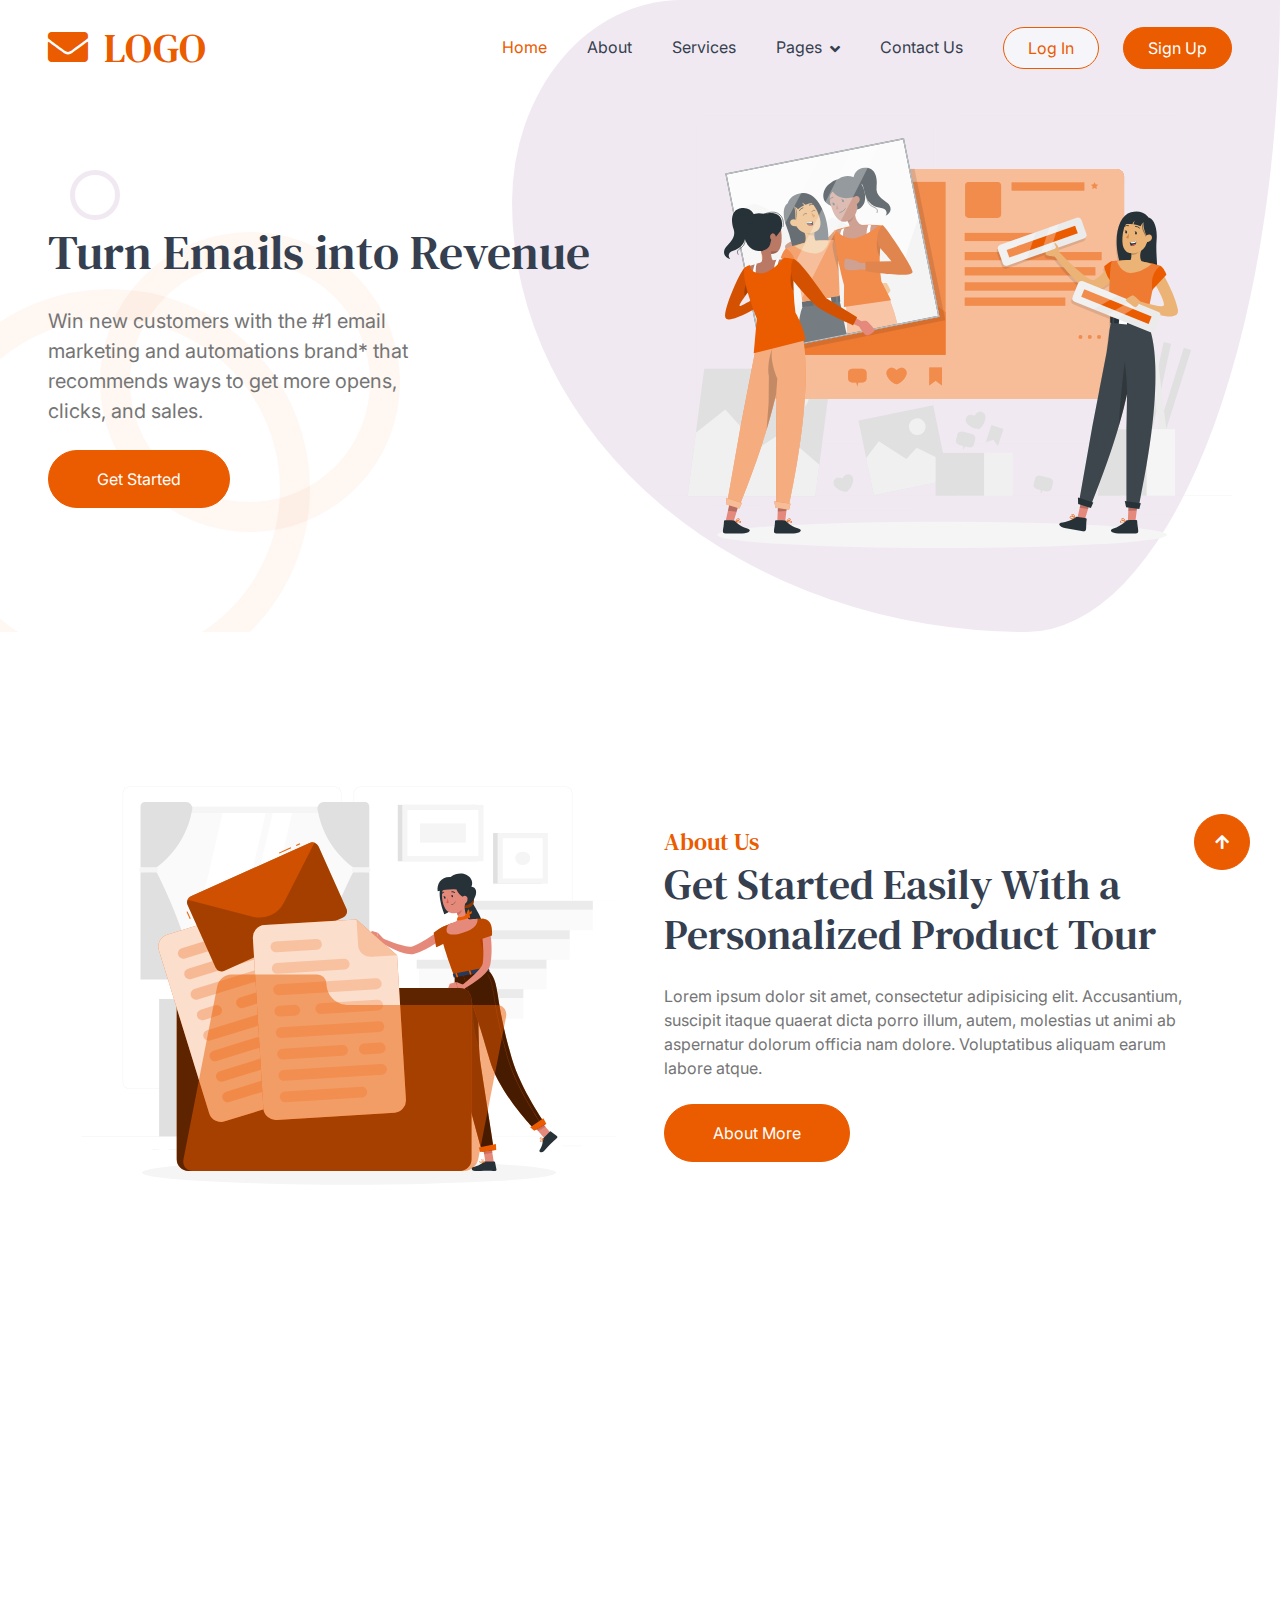
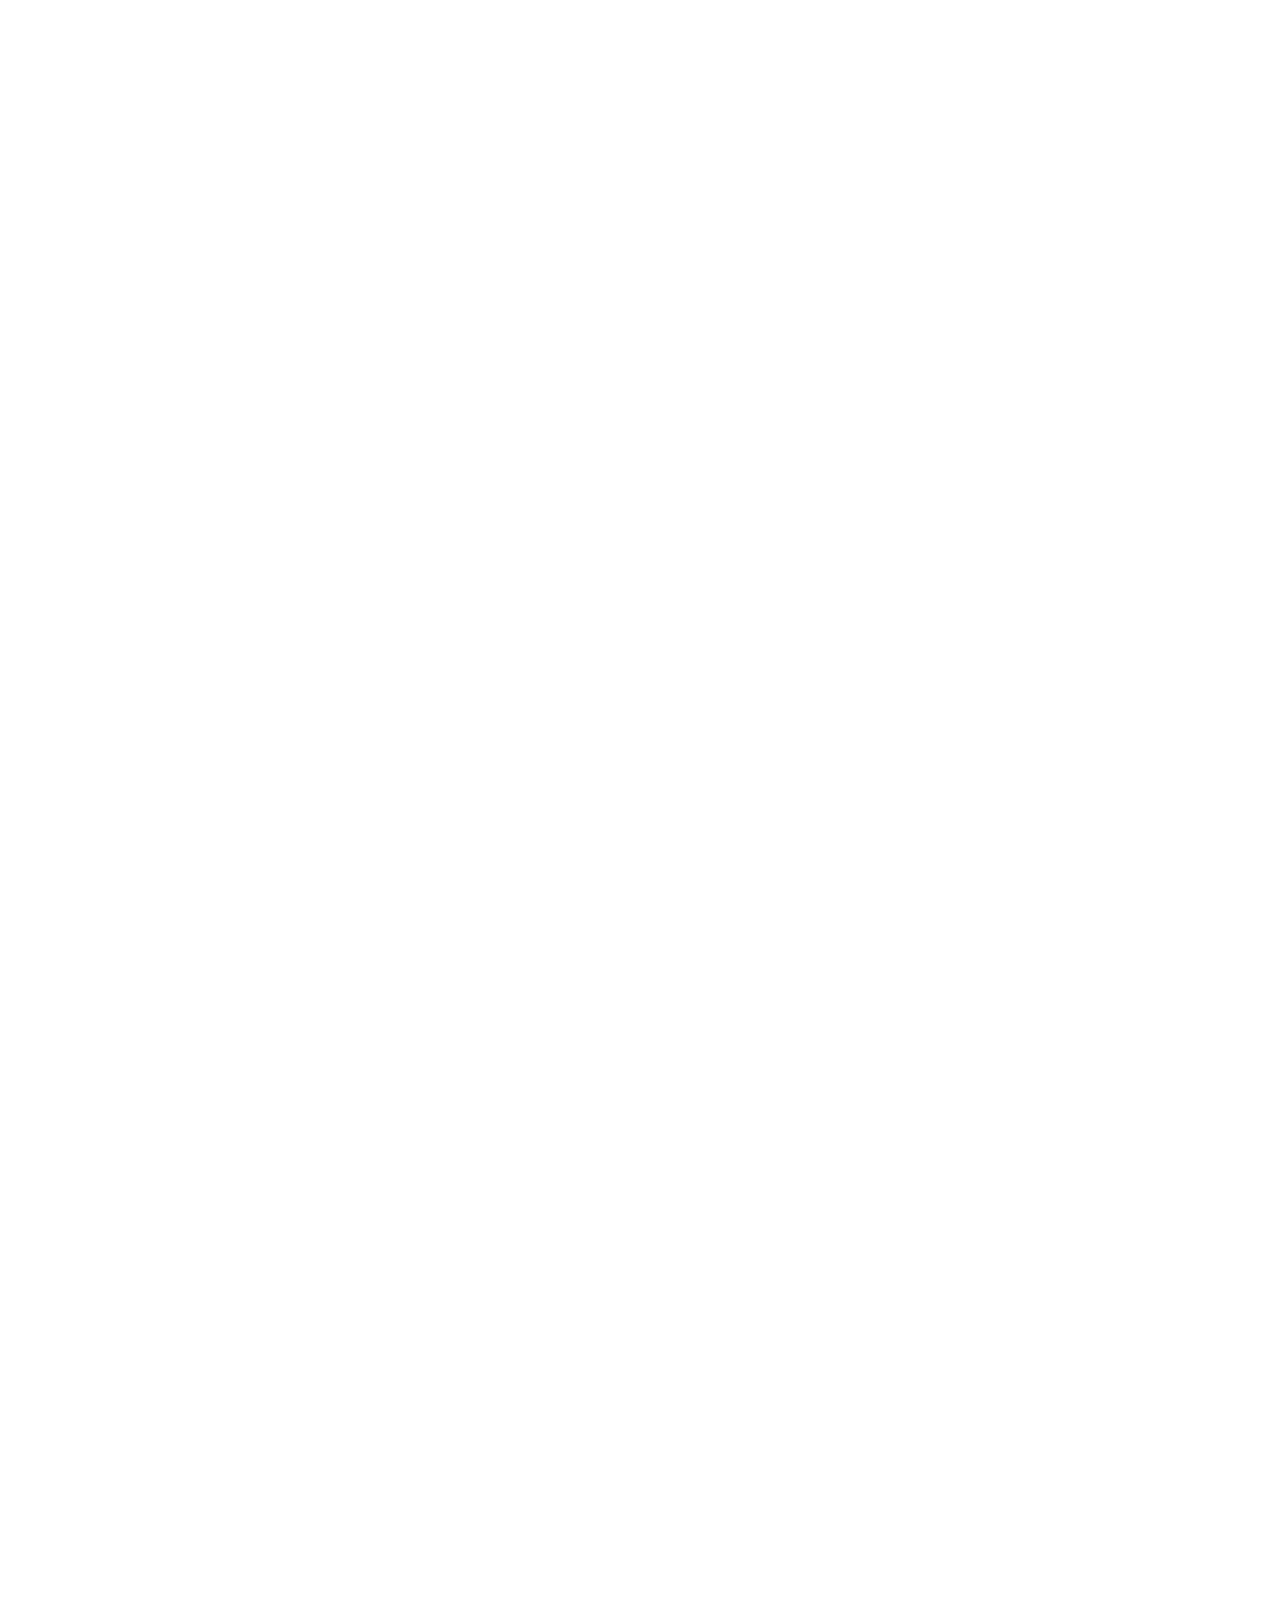
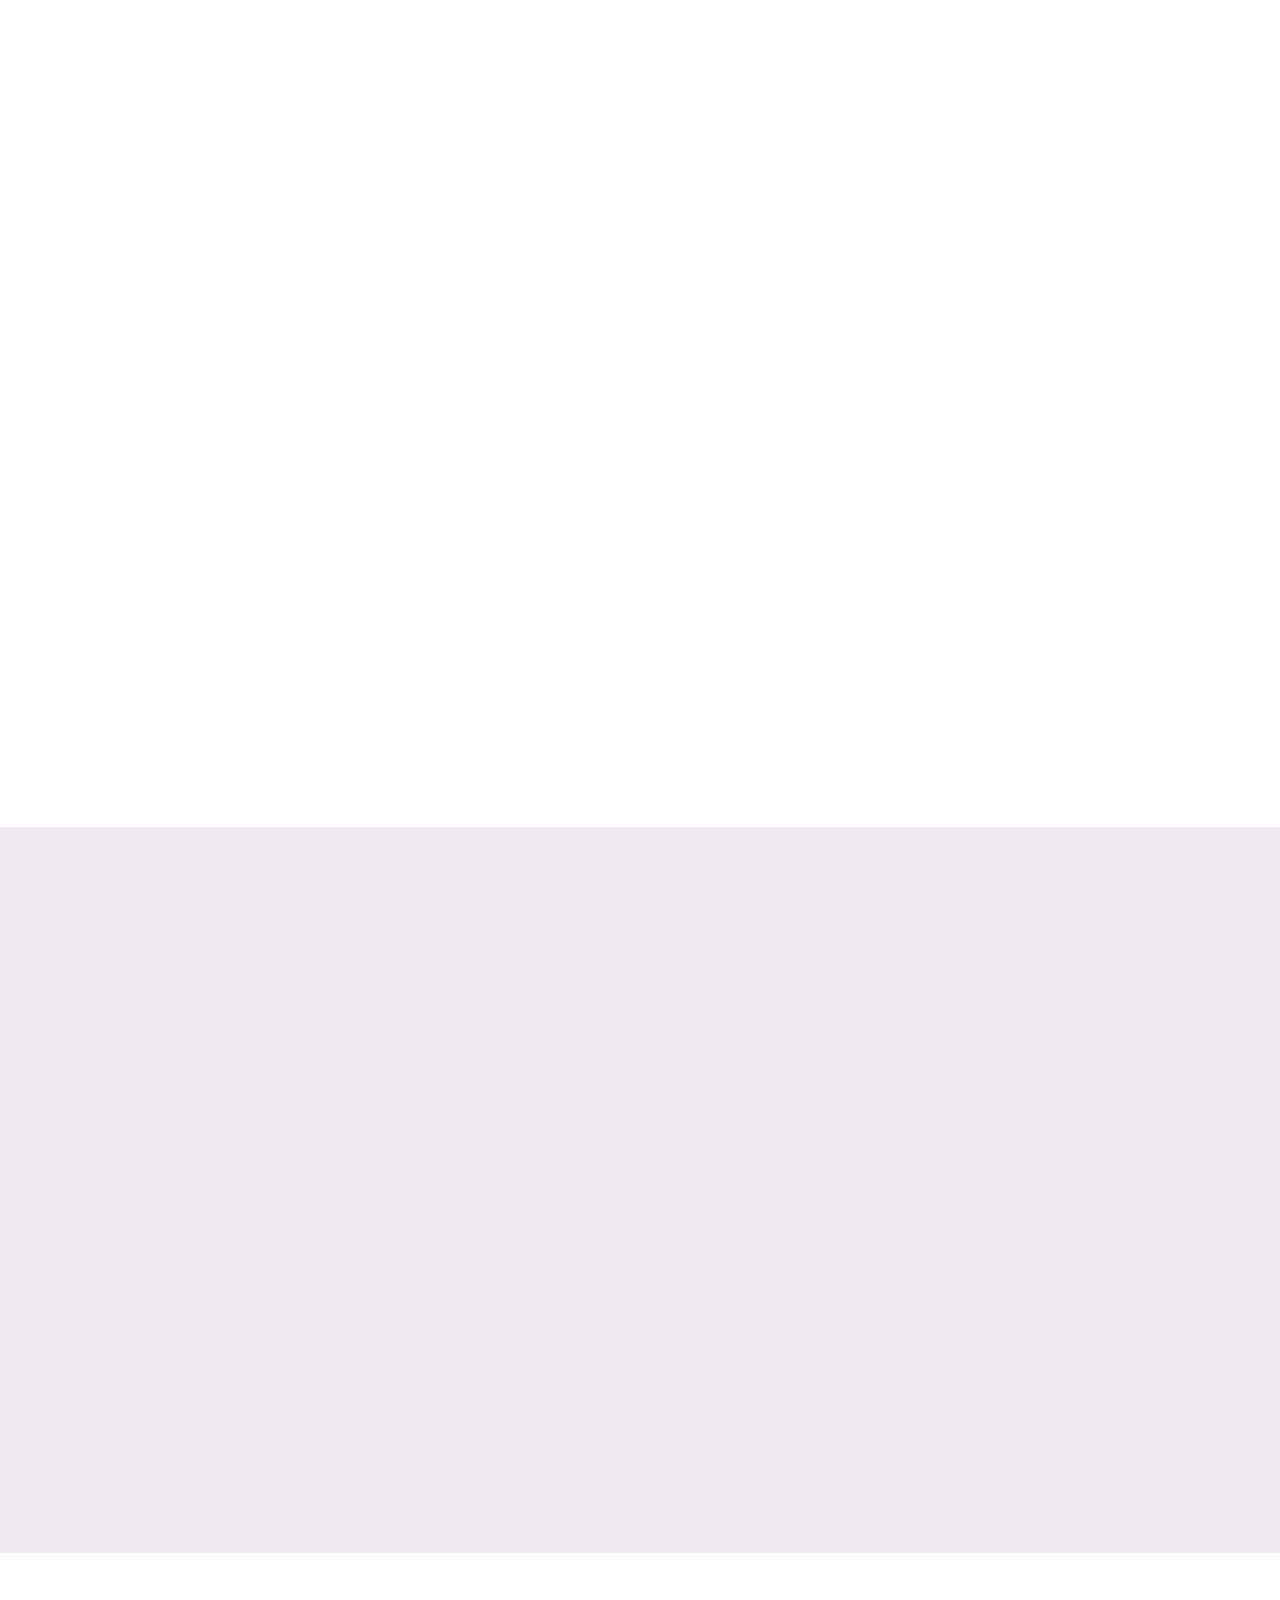
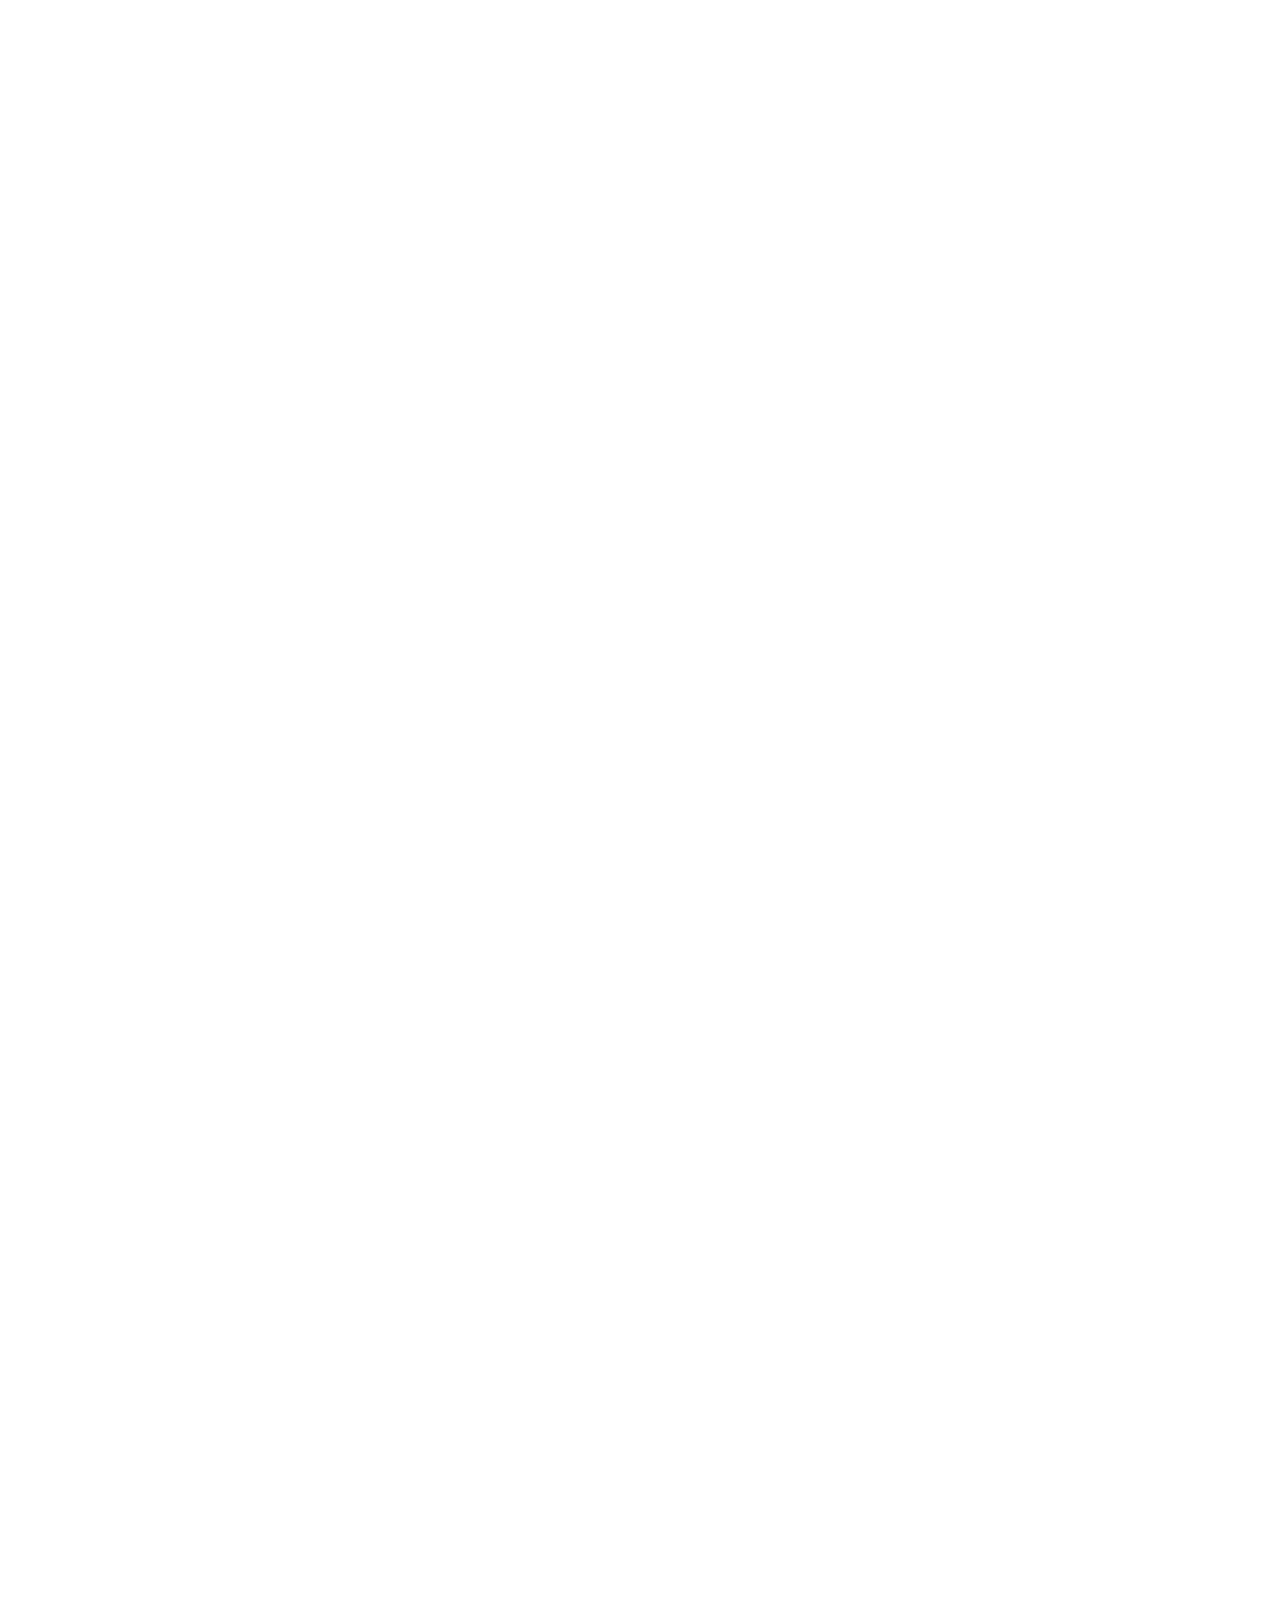
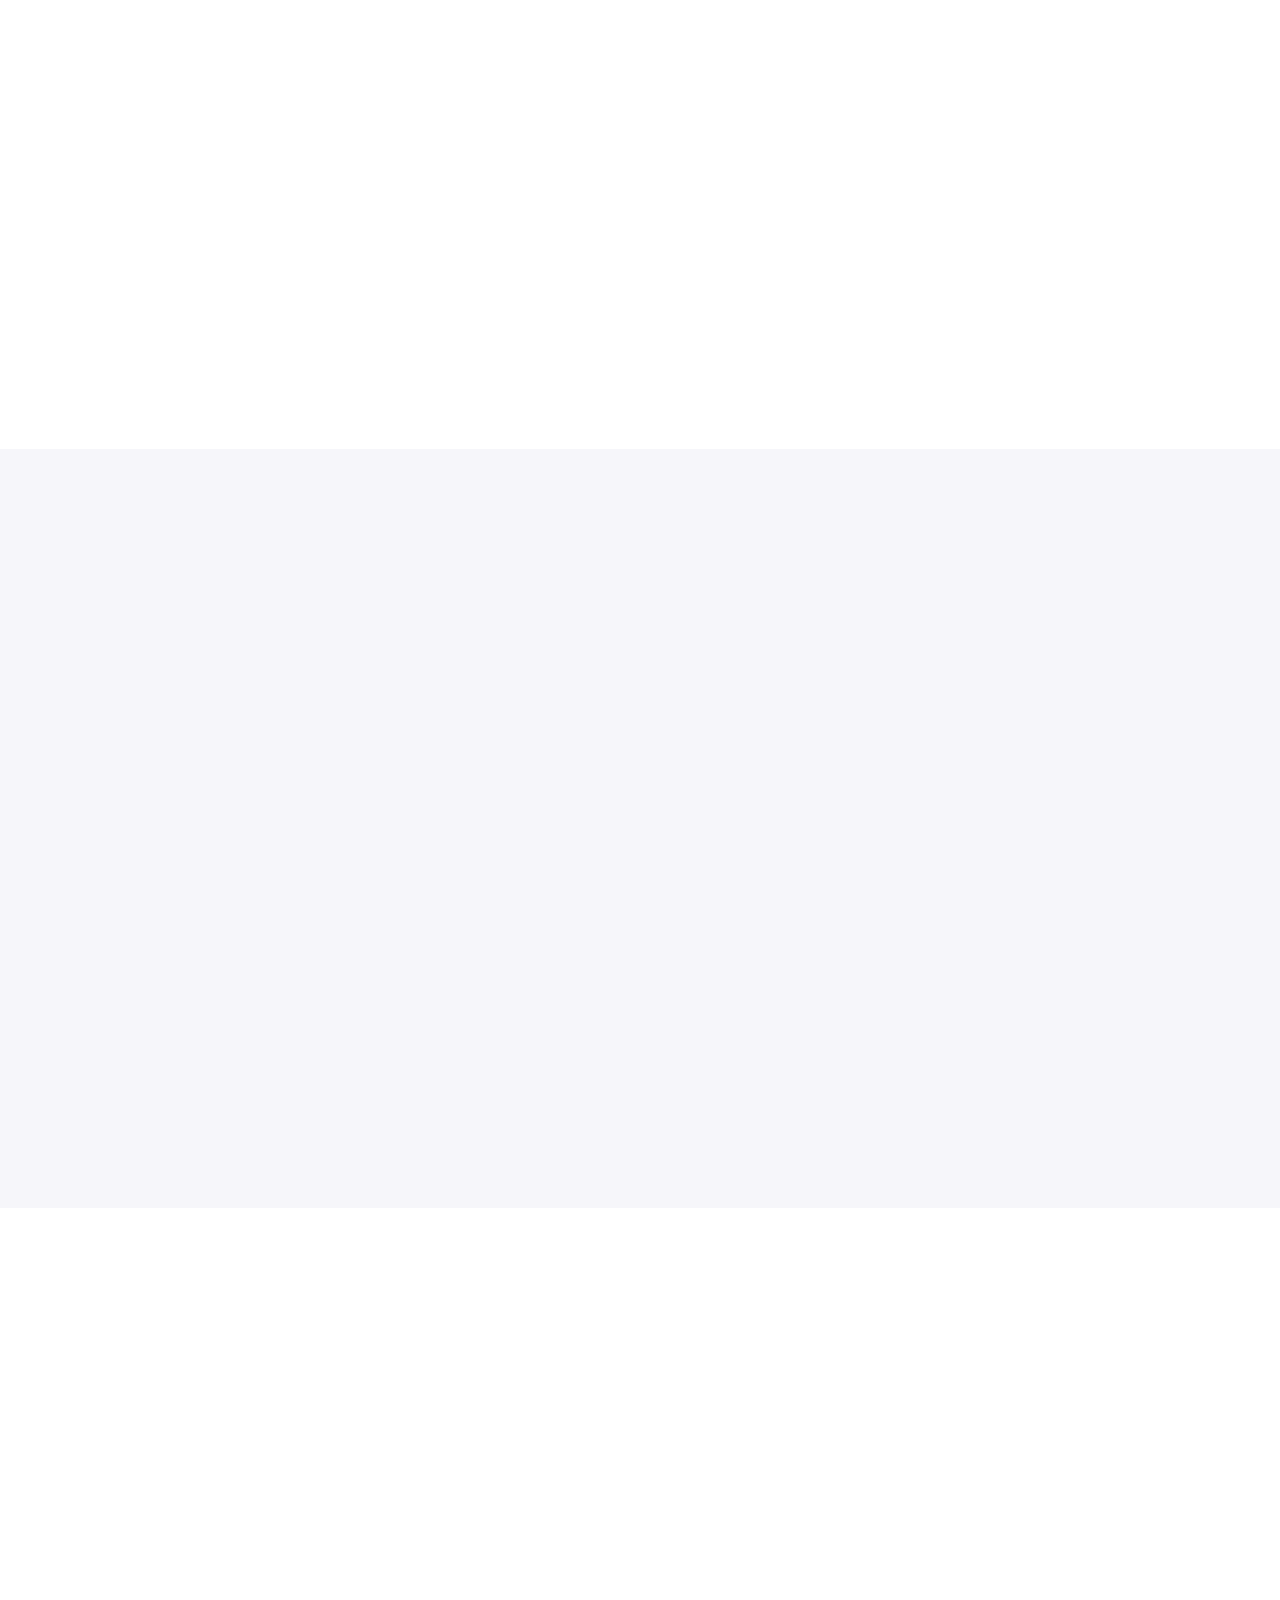
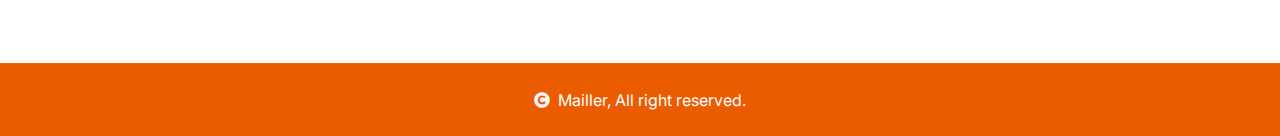
<file: index.html>
<!DOCTYPE html>
<html lang="en">

<head>
    <meta charset="utf-8">
    <title>Messenger</title>
    <meta content="width=device-width, initial-scale=1.0" name="viewport">
    <meta content="" name="keywords">
    <meta content="" name="description">

    <!-- Google Web Fonts -->
    <link rel="preconnect" href="https://fonts.googleapis.com">
    <link rel="preconnect" href="https://fonts.gstatic.com" crossorigin>
    <link
        href="https://fonts.googleapis.com/css2?family=DM+Serif+Text:ital@0;1&family=Inter:ital,opsz,wght@0,14..32,100..900;1,14..32,100..900&display=swap"
        rel="stylesheet">

    <!-- Icon Font Stylesheet -->
    <link rel="stylesheet" href="https://use.fontawesome.com/releases/v5.15.4/css/all.css" />
    <link href="https://cdn.jsdelivr.net/npm/bootstrap-icons@1.4.1/font/bootstrap-icons.css" rel="stylesheet">

    <!-- Libraries Stylesheet -->
    <link href="lib/animate/animate.min.css" rel="stylesheet">
    <link href="lib/owlcarousel/assets/owl.carousel.min.css" rel="stylesheet">
    <link href="lib/lightbox/css/lightbox.min.css" rel="stylesheet">


    <!-- Customized Bootstrap Stylesheet -->
    <link href="css/bootstrap.min.css" rel="stylesheet">

    <!-- Template Stylesheet -->
    <link href="css/style.css" rel="stylesheet">
</head>

<body>

    <!-- Spinner Start -->
    <div id="spinner"
        class="show bg-white position-fixed translate-middle w-100 vh-100 top-50 start-50 d-flex align-items-center justify-content-center">
        <div class="spinner-border text-primary" style="width: 3rem; height: 3rem;" role="status">
            <span class="sr-only">Loading...</span>
        </div>
    </div>
    <!-- Spinner End -->


    <!-- Navbar & Hero Start -->
    <div class="container-fluid header position-relative overflow-hidden p-0">
        <nav class="navbar navbar-expand-lg fixed-top navbar-light px-4 px-lg-5 py-3 py-lg-0">
            <a href="index.html" class="navbar-brand p-0">
                <h1 class="display-6 text-primary m-0"><i class="fas fa-envelope me-3"></i>LOGO</h1>
                <!-- <img src="img/logo.png" alt="Logo"> -->
            </a>
            <button class="navbar-toggler" type="button" data-bs-toggle="collapse" data-bs-target="#navbarCollapse">
                <span class="fa fa-bars"></span>
            </button>
            <div class="collapse navbar-collapse" id="navbarCollapse">
                <div class="navbar-nav ms-auto py-0">
                    <a href="index.html" class="nav-item nav-link active">Home</a>
                    <a href="about.html" class="nav-item nav-link">About</a>
                    <a href="service.html" class="nav-item nav-link">Services</a>
                    <div class="nav-item dropdown">
                        <a href="#" class="nav-link dropdown-toggle" data-bs-toggle="dropdown">Pages</a>
                        <div class="dropdown-menu m-0">
                            <a href="feature.html" class="dropdown-item">Features</a>
                            <a href="pricing.html" class="dropdown-item">Pricing</a>
                            <a href="blog.html" class="dropdown-item">Blog</a>
                            <a href="testimonial.html" class="dropdown-item">Testimonial</a>
                            <a href="404.html" class="dropdown-item">404 Page</a>
                        </div>
                    </div>
                    <a href="contact.html" class="nav-item nav-link">Contact Us</a>
                </div>
                <a href="#" class="btn btn-light border border-primary rounded-pill text-primary py-2 px-4 me-4">Log
                    In</a>
                <a href="#" class="btn btn-primary rounded-pill text-white py-2 px-4">Sign Up</a>
            </div>
        </nav>


        <!-- Hero Header Start -->
        <div class="hero-header overflow-hidden px-5">
            <div class="rotate-img">
                <!-- <img src="img/sty-1.png" class="img-fluid w-100" alt=""> -->
                <div class="rotate-sty-2"></div>
            </div>
            <div class="row gy-5 align-items-center">
                <div class="col-lg-6 wow fadeInLeft" data-wow-delay="0.1s">
                    <h1 class="display-4 text-dark mb-4 wow fadeInUp" data-wow-delay="0.3s">Turn Emails into Revenue
                    </h1>
                    <p class="fs-5 mb-4 wow fadeInUp" data-wow-delay="0.5s">Win new customers with the #1 email
                        marketing and automations brand* that recommends ways to get more opens, clicks, and sales.</p>
                    <a href="#" class="btn btn-primary rounded-pill py-3 px-5 wow fadeInUp" data-wow-delay="0.7s">Get
                        Started</a>
                </div>
                <div class="col-lg-6 wow fadeInRight my-0" data-wow-delay="0.2s">
                    <img src="img/hero-img-1.svg" class="img-fluid w-100 h-100" alt="">
                </div>
            </div>
        </div>
        <!-- Hero Header End -->
    </div>
    <!-- Navbar & Hero End -->


    <!-- About Start -->
    <div class="container-fluid overflow-hidden" style="margin-top: 6rem;">
        <div class="container ">
            <div class="row g-5 align-items-center">
                <div class="col-lg-6 wow fadeInUp" data-wow-delay="0.1s">
                    <div class="RotateMoveLeft">
                        <img src="img/about-1.svg" class="img-fluid w-100" alt="">
                    </div>
                </div>
                <div class="col-lg-6 wow fadeInUp" data-wow-delay="0.3s">
                    <h4 class="mb-1 text-primary">About Us</h4>
                    <h1 class="display-5 mb-4">Get Started Easily With a Personalized Product Tour</h1>
                    <p class="mb-4">Lorem ipsum dolor sit amet, consectetur adipisicing elit. Accusantium, suscipit
                        itaque quaerat dicta porro illum, autem, molestias ut animi ab aspernatur dolorum officia nam
                        dolore. Voluptatibus aliquam earum labore atque.
                    </p>
                    <a href="#" class="btn btn-primary rounded-pill py-3 px-5">About More</a>
                </div>
            </div>
        </div>
    </div>
    <!-- About End -->


    <!-- Feature Start -->
    <div class="container-fluid feature overflow-hidden py-5">
        <div class="container py-5">
            <div class="text-center mx-auto mb-5 wow fadeInUp" data-wow-delay="0.1s" style="max-width: 900px;">
                <h4 class="text-primary">Our Feature</h4>
                <h1 class="display-5 mb-4">Important Features For Email Marketing</h1>
                <p class="mb-0">Dolor sit amet consectetur, adipisicing elit. Ipsam, beatae maxime. Vel animi eveniet
                    doloremque reiciendis soluta iste provident non rerum illum perferendis earum est architecto dolores
                    vitae quia vero quod incidunt culpa corporis, porro doloribus. Voluptates nemo doloremque cum.
                </p>
            </div>
            <div class="row g-4 justify-content-center text-center mb-5">
                <div class="col-md-6 col-lg-4 col-xl-3 wow fadeInUp" data-wow-delay="0.1s">
                    <div class="text-center p-4">
                        <div class="d-inline-block rounded bg-light p-4 mb-4"><i
                                class="fas fa-envelope fa-5x text-secondary"></i></div>
                        <div class="feature-content">
                            <a href="#" class="h4">Email Marketing <i class="fa fa-long-arrow-alt-right"></i></a>
                            <p class="mt-4 mb-0">Lorem ipsum dolor sit amet consectetur adipisicing elit.consectetur
                                adipisicing elit
                            </p>
                        </div>
                    </div>
                </div>
                <div class="col-md-6 col-lg-4 col-xl-3 wow fadeInUp" data-wow-delay="0.3s">
                    <div class="text-center p-4">
                        <div class="d-inline-block rounded bg-light p-4 mb-4"><i
                                class="fas fa-mail-bulk fa-5x text-secondary"></i></div>
                        <div class="feature-content">
                            <a href="#" class="h4">Email Builder <i class="fa fa-long-arrow-alt-right"></i></a>
                            <p class="mt-4 mb-0">Lorem ipsum dolor sit amet consectetur adipisicing elit.consectetur
                                adipisicing elit
                            </p>
                        </div>
                    </div>
                </div>
                <div class="col-md-6 col-lg-4 col-xl-3 wow fadeInUp" data-wow-delay="0.5s">
                    <div class="text-center rounded p-4">
                        <div class="d-inline-block rounded bg-light p-4 mb-4"><i
                                class="fas fa-sitemap fa-5x text-secondary"></i></div>
                        <div class="feature-content">
                            <a href="#" class="h4">Customer Builder <i class="fa fa-long-arrow-alt-right"></i></a>
                            <p class="mt-4 mb-0">Lorem ipsum dolor sit amet consectetur adipisicing elit.consectetur
                                adipisicing elit
                            </p>
                        </div>
                    </div>
                </div>
                <div class="col-md-6 col-lg-4 col-xl-3 wow fadeInUp" data-wow-delay="0.7s">
                    <div class="text-center rounded p-4">
                        <div class="d-inline-block rounded bg-light p-4 mb-4"><i
                                class="fas fa-tasks fa-5x text-secondary"></i></div>
                        <div class="feature-content">
                            <a href="#" class="h4">Campaign Manager <i class="fa fa-long-arrow-alt-right"></i></a>
                            <p class="mt-4 mb-0">Lorem ipsum dolor sit amet consectetur adipisicing elit.consectetur
                                adipisicing elit
                            </p>
                        </div>
                    </div>
                </div>
                <div class="col-12 wow fadeInUp" data-wow-delay="0.1s">
                    <div class="my-3">
                        <a href="#" class="btn btn-primary d-inline rounded-pill px-5 py-3">More Features</a>
                    </div>
                </div>
            </div>
            <div class="row g-5 pt-5" style="margin-top: 4rem;">
                <div class="col-lg-6 wow fadeInLeft" data-wow-delay="0.1s">
                    <div class="feature-img RotateMoveLeft h-100" style="object-fit: cover;">
                        <img src="img/features-1.svg" class="img-fluid w-100 h-100" alt="">
                    </div>
                </div>
                <div class="col-lg-6 wow fadeInRight" data-wow-delay="0.1s">
                    <h4 class="text-primary">Fearutes</h4>
                    <h1 class="display-5 mb-4">Push Your Visitors Into Happy Customers</h1>
                    <p class="mb-4">Lorem ipsum dolor sit amet, consectetur adipisicing elit. Accusantium, suscipit
                        itaque quaerat dicta porro illum, autem, molestias ut animi ab aspernatur dolorum officia nam
                        dolore. Voluptatibus aliquam earum labore atque.
                    </p>
                    <div class="row g-4">
                        <div class="col-6">
                            <div class="d-flex">
                                <i class="fas fa-newspaper fa-4x text-secondary"></i>
                                <div class="d-flex flex-column ms-3">
                                    <h2 class="mb-0 fw-bold">285</h2>
                                    <small class="text-dark">Created Projects</small>
                                </div>
                            </div>
                        </div>
                        <div class="col-6">
                            <div class="d-flex">
                                <i class="fas fa-users fa-4x text-secondary"></i>
                                <div class="d-flex flex-column ms-3">
                                    <h2 class="mb-0 fw-bold">6560</h2>
                                    <small class="text-dark">Happy Clients</small>
                                </div>
                            </div>
                        </div>
                    </div>
                    <div class="my-4">
                        <a href="#" class="btn btn-primary rounded-pill py-3 px-5">Read More</a>
                    </div>
                </div>
            </div>
        </div>
    </div>
    <!-- Feature End -->


    <!-- Service Start -->
    <div class="container-fluid service py-5">
        <div class="container py-5">
            <div class="text-center mx-auto mb-5 wow fadeInUp" data-wow-delay="0.1s" style="max-width: 900px;">
                <h4 class="mb-1 text-primary">Our Service</h4>
                <h1 class="display-5 mb-4">What We Can Do For You</h1>
                <p class="mb-0">Dolor sit amet consectetur, adipisicing elit. Ipsam, beatae maxime. Vel animi eveniet
                    doloremque reiciendis soluta iste provident non rerum illum perferendis earum est architecto dolores
                    vitae quia vero quod incidunt culpa corporis, porro doloribus. Voluptates nemo doloremque cum.
                </p>
            </div>
            <div class="row g-4 justify-content-center">
                <div class="col-md-6 col-lg-4 col-xl-3 wow fadeInUp" data-wow-delay="0.1s">
                    <div class="service-item text-center rounded p-4">
                        <div class="service-icon d-inline-block bg-light rounded p-4 mb-4"><i
                                class="fas fa-mail-bulk fa-5x text-secondary"></i></div>
                        <div class="service-content">
                            <h4 class="mb-4">Email Newsletters</h4>
                            <p class="mb-4">Lorem ipsum dolor sit amet consectetur adipisicing elit.consectetur
                                adipisicing elit
                            </p>
                            <a href="#" class="btn btn-light rounded-pill text-primary py-2 px-4">Read More</a>
                        </div>
                    </div>
                </div>
                <div class="col-md-6 col-lg-4 col-xl-3 wow fadeInUp" data-wow-delay="0.3s">
                    <div class="service-item text-center rounded p-4">
                        <div class="service-icon d-inline-block bg-light rounded p-4 mb-4"><i
                                class="fas fa-thumbs-up fa-5x text-secondary"></i></div>
                        <div class="service-content">
                            <h4 class="mb-4">Acquistion Emails </h4>
                            <p class="mb-4">Lorem ipsum dolor sit amet consectetur adipisicing elit.consectetur
                                adipisicing elit
                            </p>
                            <a href="#" class="btn btn-light rounded-pill text-primary py-2 px-4">Read More</a>
                        </div>
                    </div>
                </div>
                <div class="col-md-6 col-lg-4 col-xl-3 wow fadeInUp" data-wow-delay="0.5s">
                    <div class="service-item text-center rounded p-4">
                        <div class="service-icon d-inline-block bg-light rounded p-4 mb-4"><i
                                class="fa fa-subway fa-5x text-secondary"></i></div>
                        <div class="service-content">
                            <h4 class="mb-4">Retention Emails</h4>
                            <p class="mb-4">Lorem ipsum dolor sit amet consectetur adipisicing elit.consectetur
                                adipisicing elit
                            </p>
                            <a href="#" class="btn btn-light rounded-pill text-primary py-2 px-4">Read More</a>
                        </div>
                    </div>
                </div>
                <div class="col-md-6 col-lg-4 col-xl-3 wow fadeInUp" data-wow-delay="0.7s">
                    <div class="service-item text-center rounded p-4">
                        <div class="service-icon d-inline-block bg-light rounded p-4 mb-4"><i
                                class="fas fa-sitemap fa-5x text-secondary"></i></div>
                        <div class="service-content">
                            <h4 class="mb-4">Promotional Emails</h4>
                            <p class="mb-4">Lorem ipsum dolor sit amet consectetur adipisicing elit.consectetur
                                adipisicing elit
                            </p>
                            <a href="#" class="btn btn-light rounded-pill text-primary py-2 px-4">Read More</a>
                        </div>
                    </div>
                </div>

                <div class="col-md-6 col-lg-4 col-xl-3 wow fadeInUp" data-wow-delay="0.7s">
                    <div class="service-item text-center rounded p-4">
                        <div class="service-icon d-inline-block bg-light rounded p-4 mb-4"><i
                                class="fas fa-sitemap fa-5x text-secondary"></i></div>
                        <div class="service-content">
                            <h4 class="mb-4">Promotional Emails</h4>
                            <p class="mb-4">Lorem ipsum dolor sit amet consectetur adipisicing elit.consectetur
                                adipisicing elit
                            </p>
                            <a href="#" class="btn btn-light rounded-pill text-primary py-2 px-4">Read More</a>
                        </div>
                    </div>
                </div>
                <div class="col-md-6 col-lg-4 col-xl-3 wow fadeInUp" data-wow-delay="0.5s">
                    <div class="service-item text-center rounded p-4">
                        <div class="service-icon d-inline-block bg-light rounded p-4 mb-4"><i
                                class="fa fa-subway fa-5x text-secondary"></i></div>
                        <div class="service-content">
                            <h4 class="mb-4">Retention Emails</h4>
                            <p class="mb-4">Lorem ipsum dolor sit amet consectetur adipisicing elit.consectetur
                                adipisicing elit
                            </p>
                            <a href="#" class="btn btn-light rounded-pill text-primary py-2 px-4">Read More</a>
                        </div>
                    </div>
                </div>
                <div class="col-md-6 col-lg-4 col-xl-3 wow fadeInUp" data-wow-delay="0.3s">
                    <div class="service-item text-center rounded p-4">
                        <div class="service-icon d-inline-block bg-light rounded p-4 mb-4"><i
                                class="fas fa-thumbs-up fa-5x text-secondary"></i></div>
                        <div class="service-content">
                            <h4 class="mb-4">Acquistion Emails </h4>
                            <p class="mb-4">Lorem ipsum dolor sit amet consectetur adipisicing elit.consectetur
                                adipisicing elit
                            </p>
                            <a href="#" class="btn btn-light rounded-pill text-primary py-2 px-4">Read More</a>
                        </div>
                    </div>
                </div>
                <div class="col-md-6 col-lg-4 col-xl-3 wow fadeInUp" data-wow-delay="0.1s">
                    <div class="service-item text-center rounded p-4">
                        <div class="service-icon d-inline-block bg-light rounded p-4 mb-4"><i
                                class="fas fa-mail-bulk fa-5x text-secondary"></i></div>
                        <div class="service-content">
                            <h4 class="mb-4">Email Newsletters</h4>
                            <p class="mb-4">Lorem ipsum dolor sit amet consectetur adipisicing elit.consectetur
                                adipisicing elit
                            </p>
                            <a href="#" class="btn btn-light rounded-pill text-primary py-2 px-4">Read More</a>
                        </div>
                    </div>
                </div>



            </div>
        </div>
    </div>
    <!-- Service End -->


    <!-- FAQ Start -->
    <div class="container-fluid FAQ bg-light overflow-hidden py-5">
        <div class="container py-5">
            <div class="row g-5 align-items-center">
                <div class="col-lg-6 wow fadeInLeft" data-wow-delay="0.1s">
                    <div class="accordion" id="accordionExample">
                        <div class="accordion-item border-0 mb-4">
                            <h2 class="accordion-header" id="headingOne">
                                <button class="accordion-button rounded-top" type="button" data-bs-toggle="collapse"
                                    data-bs-target="#collapseOne" aria-expanded="true" aria-controls="collapseTOne">
                                    Why did you choose Our Email Services?
                                </button>
                            </h2>
                            <div id="collapseOne" class="accordion-collapse collapse show" aria-labelledby="headingOne"
                                data-bs-parent="#accordionExample">
                                <div class="accordion-body my-2">
                                    <h5>Dolor sit amet consectetur adipisicing elit.</h5>
                                    <p>Lorem ipsum dolor sit amet consectetur adipisicing elit. Ad nemo impedit,
                                        sapiente quis illo quia nulla atque maxime fuga minima ipsa quae cum
                                        consequatur, sit, delectus exercitationem odit officiis maiores! Neque, quidem
                                        corrupti modi architecto eos saepe incidunt dignissimos rerum.</p>
                                    <p>Lorem ipsum dolor sit amet consectetur adipisicing elit. Dicta distinctio hic
                                        fuga odio excepturi ducimus sequi at. Doloribus, non aspernatur.</p>
                                </div>
                            </div>
                        </div>
                        <div class="accordion-item border-0 mb-4">
                            <h2 class="accordion-header" id="headingTwo">
                                <button class="accordion-button collapsed rounded-top" type="button"
                                    data-bs-toggle="collapse" data-bs-target="#collapseTwo" aria-expanded="false"
                                    aria-controls="collapseTwo">
                                    Are there any hidden charges?
                                </button>
                            </h2>
                            <div id="collapseTwo" class="accordion-collapse collapse" aria-labelledby="headingTwo"
                                data-bs-parent="#accordionExample">
                                <div class="accordion-body my-2">
                                    <h5>Dolor sit amet consectetur adipisicing elit.</h5>
                                    <p>Lorem ipsum dolor sit amet consectetur adipisicing elit. Ad nemo impedit,
                                        sapiente quis illo quia nulla atque maxime fuga minima ipsa quae cum
                                        consequatur, sit, delectus exercitationem odit officiis maiores! Neque, quidem
                                        corrupti modi architecto eos saepe incidunt dignissimos rerum.</p>
                                    <p>Lorem ipsum dolor sit amet consectetur adipisicing elit. Dicta distinctio hic
                                        fuga odio excepturi ducimus sequi at. Doloribus, non aspernatur.</p>
                                </div>
                            </div>
                        </div>
                        <div class="accordion-item border-0">
                            <h2 class="accordion-header" id="headingThree">
                                <button class="accordion-button collapsed rounded-top" type="button"
                                    data-bs-toggle="collapse" data-bs-target="#collapseThree" aria-expanded="false"
                                    aria-controls="collapseThree">
                                    What are the key challenges of email marketing?
                                </button>
                            </h2>
                            <div id="collapseThree" class="accordion-collapse collapse" aria-labelledby="headingThree"
                                data-bs-parent="#accordionExample">
                                <div class="accordion-body my-2">
                                    <h5>Dolor sit amet consectetur adipisicing elit.</h5>
                                    <p>Lorem ipsum dolor sit amet consectetur adipisicing elit. Ad nemo impedit,
                                        sapiente quis illo quia nulla atque maxime fuga minima ipsa quae cum
                                        consequatur, sit, delectus exercitationem odit officiis maiores! Neque, quidem
                                        corrupti modi architecto eos saepe incidunt dignissimos rerum.</p>
                                    <p>Lorem ipsum dolor sit amet consectetur adipisicing elit. Dicta distinctio hic
                                        fuga odio excepturi ducimus sequi at. Doloribus, non aspernatur.</p>
                                </div>
                            </div>
                        </div>
                    </div>
                </div>
                <div class="col-lg-6 wow fadeInRight" data-wow-delay="0.3s">
                    <div class="FAQ-img RotateMoveRight rounded">
                        <img src="img/about-2.svg" class="img-fluid w-100" alt="">
                    </div>
                </div>
            </div>
        </div>
    </div>
    <!-- FAQ End -->


    <!-- Blog Start -->
    <div class="container-fluid blog py-5">
        <div class="container py-5">
            <div class="text-center mx-auto mb-5 wow fadeInUp" data-wow-delay="0.1s" style="max-width: 900px;">
                <h4 class="text-primary">Our Blog</h4>
                <h1 class="display-5 mb-4">Join Us For New Blog</h1>
                <p class="mb-0">Dolor sit amet consectetur, adipisicing elit. Ipsam, beatae maxime. Vel animi eveniet
                    doloremque reiciendis soluta iste provident non rerum illum perferendis earum est architecto dolores
                    vitae quia vero quod incidunt culpa corporis, porro doloribus. Voluptates nemo doloremque cum.
                </p>
            </div>
            <div class="row g-4 justify-content-center">
                <div class="col-md-6 col-lg-4 col-xl-3 wow fadeInUp" data-wow-delay="0.1s">
                    <div class="blog-item">
                        <div class="blog-img">
                            <img src="img/blog-3.svg" class="img-fluid w-100" alt="">
                            <div class="blog-info">
                                <span><i class="fa fa-clock"></i> Dec 01.2024</span>
                                <div class="d-flex">
                                    <span class="me-3"> 3 <i class="fa fa-heart"></i></span>
                                    <a href="#" class="text-white">0 <i class="fa fa-comment"></i></a>
                                </div>
                            </div>
                        </div>
                        <div class="blog-content text-dark border p-4 ">
                            <h5 class="mb-4">Dolor, sit amet consectetur adipisicing</h5>
                            <p class="mb-4">Lorem ipsum dolor sit amet consectur adip sed eiusmod amet consectur adip.
                            </p>
                            <a class="btn btn-light rounded-pill py-2 px-4" href="#">Read More</a>
                        </div>
                    </div>
                </div>
                <div class="col-md-6 col-lg-4 col-xl-3 wow fadeInUp" data-wow-delay="0.3s">
                    <div class="blog-item">
                        <div class="blog-img">
                            <img src="img/blog-2.svg" class="img-fluid w-100" alt="">
                            <div class="blog-info">
                                <span><i class="fa fa-clock"></i> Dec 01.2024</span>
                                <div class="d-flex">
                                    <span class="me-3"> 3 <i class="fa fa-heart"></i></span>
                                    <a href="#" class="text-white">0 <i class="fa fa-comment"></i></a>
                                </div>
                            </div>
                        </div>
                        <div class="blog-content text-dark border p-4 ">
                            <h5 class="mb-4">Dolor, sit amet consectetur adipisicing</h5>
                            <p class="mb-4">Lorem ipsum dolor sit amet consectur adip sed eiusmod amet consectur adip.
                            </p>
                            <a class="btn btn-light rounded-pill py-2 px-4" href="#">Read More</a>
                        </div>
                    </div>
                </div>
                <div class="col-md-6 col-lg-4 col-xl-3 wow fadeInUp" data-wow-delay="0.5s">
                    <div class="blog-item">
                        <div class="blog-img">
                            <img src="img/blog-1.svg" class="img-fluid w-100" alt="">
                            <div class="blog-info">
                                <span><i class="fa fa-clock"></i> Dec 01.2024</span>
                                <div class="d-flex">
                                    <span class="me-3"> 3 <i class="fa fa-heart"></i></span>
                                    <a href="#" class="text-white">0 <i class="fa fa-comment"></i></a>
                                </div>
                            </div>
                        </div>
                        <div class="blog-content text-dark border p-4 ">
                            <h5 class="mb-4">Dolor, sit amet consectetur adipisicing</h5>
                            <p class="mb-4">Lorem ipsum dolor sit amet consectur adip sed eiusmod amet consectur adip.
                            </p>
                            <a class="btn btn-light rounded-pill py-2 px-4" href="#">Read More</a>
                        </div>
                    </div>
                </div>
                <div class="col-md-6 col-lg-4 col-xl-3 wow fadeInUp" data-wow-delay="0.7s">
                    <div class="blog-item">
                        <div class="blog-img">
                            <img src="img/blog-4.svg" class="img-fluid w-100" alt="">
                            <div class="blog-info">
                                <span><i class="fa fa-clock"></i> Dec 01.2024</span>
                                <div class="d-flex">
                                    <span class="me-3"> 3 <i class="fa fa-heart"></i></span>
                                    <a href="#" class="text-white">0 <i class="fa fa-comment"></i></a>
                                </div>
                            </div>
                        </div>
                        <div class="blog-content text-dark border p-4 ">
                            <h5 class="mb-4">Dolor, sit amet consectetur adipisicing</h5>
                            <p class="mb-4">Lorem ipsum dolor sit amet consectur adip sed eiusmod amet consectur adip.
                            </p>
                            <a class="btn btn-light rounded-pill py-2 px-4" href="#">Read More</a>
                        </div>
                    </div>
                </div>
            </div>
        </div>
    </div>
    <!-- Blog End -->


    <!-- Pricing Start -->
    <div class="container-fluid price py-5">
        <div class="container py-5">
            <div class="text-center mx-auto mb-5 wow fadeInUp" data-wow-delay="0.1s" style="max-width: 900px;">
                <h4 class="text-primary">Pricing Plan</h4>
                <h1 class="display-5 mb-4">Not Sure Which Plan Is For You?</h1>
                <p class="mb-0">Dolor sit amet consectetur, adipisicing elit. Ipsam, beatae maxime. Vel animi eveniet
                    doloremque reiciendis soluta iste provident non rerum illum perferendis earum est architecto dolores
                    vitae quia vero quod incidunt culpa corporis, porro doloribus. Voluptates nemo doloremque cum.
                </p>
            </div>
            <div class="row g-5 justify-content-center">
                <div class="col-md-6 col-lg-6 col-xl-4 wow fadeInUp" data-wow-delay="0.1s">
                    <div class="price-item bg-light rounded text-center">
                        <div class="text-center text-dark border-bottom d-flex flex-column justify-content-center p-4"
                            style="width: 100%; height: 160px;">
                            <p class="fs-2 fw-bold text-uppercase mb-0">BASIC</p>
                            <div class="d-flex justify-content-center">
                                <strong class="align-self-start">$</strong>
                                <p class="mb-0"><span class="display-5">00</span>/mo</p>
                            </div>
                        </div>
                        <div class="text-start p-5">
                            <p><i class="fas fa-check text-success me-1"></i> Limited Acess Library</p>
                            <p><i class="fas fa-check text-success me-1"></i> Customer Support</p>
                            <p><i class="fas fa-check text-success me-1"></i> Pre-built Email Templates</p>
                            <p><i class="fas fa-check text-success me-1"></i> Reporting & Analytics</p>
                            <p><i class="fas fa-check text-success me-1"></i> Forms & Landing Pages</p>
                            <p><i class="fas fa-check text-success me-1"></i> A/B Testing</p>
                            <p><i class="fas fa-check text-success me-1"></i> Email Scheduling</p>
                            <p><i class="fas fa-check text-success me-1"></i> Automated Customer Journeys</p>
                            <p><i class="fas fa-times text-danger me-1"></i> Creative Assistant</p>
                            <p class="mb-4"><i class="fas fa-times text-danger me-1"></i> Role-based Access</p>
                            <button class="btn btn-light rounded-pill py-2 px-5" type="button">Get Started</button>
                        </div>
                    </div>
                </div>
                <div class="col-md-6 col-lg-6 col-xl-4 wow fadeInUp" data-wow-delay="0.3s">
                    <div class="price-item bg-light rounded text-center">
                        <div class="pice-item-offer">Popular</div>
                        <div class="text-center text-primary border-bottom d-flex flex-column justify-content-center p-4"
                            style="width: 100%; height: 160px;">
                            <p class="fs-2 fw-bold text-uppercase mb-0">Standard</p>
                            <div class="d-flex justify-content-center">
                                <strong class="align-self-start">$</strong>
                                <p class="mb-0"><span class="display-5">23</span>/mo</p>
                            </div>
                        </div>
                        <div class="text-start p-5">
                            <p><i class="fas fa-check text-success me-1"></i> Limited Acess Library</p>
                            <p><i class="fas fa-check text-success me-1"></i> Customer Support</p>
                            <p><i class="fas fa-check text-success me-1"></i> Pre-built Email Templates</p>
                            <p><i class="fas fa-check text-success me-1"></i> Reporting & Analytics</p>
                            <p><i class="fas fa-check text-success me-1"></i> Forms & Landing Pages</p>
                            <p><i class="fas fa-check text-success me-1"></i> A/B Testing</p>
                            <p><i class="fas fa-check text-success me-1"></i> Email Scheduling</p>
                            <p><i class="fas fa-check text-success me-1"></i> Automated Customer Journeys</p>
                            <p><i class="fas fa-times text-danger me-1"></i> Creative Assistant</p>
                            <p class="mb-4"><i class="fas fa-times text-danger me-1"></i> Role-based Access</p>
                            <button class="btn btn-light rounded-pill py-2 px-5" type="button">Get Started</button>
                        </div>
                    </div>
                </div>
                <div class="col-md-6 col-lg-6 col-xl-4 wow fadeInUp" data-wow-delay="0.5s">
                    <div class="price-item bg-light rounded text-center">
                        <div class="text-center text-secondary border-bottom d-flex flex-column justify-content-center p-4"
                            style="width: 100%; height: 160px;">
                            <p class="fs-2 fw-bold text-uppercase mb-0">Premium</p>
                            <div class="d-flex justify-content-center">
                                <strong class="align-self-start">$</strong>
                                <p class="mb-0"><span class="display-5">49</span>/mo</p>
                            </div>
                        </div>
                        <div class="text-start p-5">
                            <p><i class="fas fa-check text-success me-1"></i> Limited Acess Library</p>
                            <p><i class="fas fa-check text-success me-1"></i> Customer Support</p>
                            <p><i class="fas fa-check text-success me-1"></i> Pre-built Email Templates</p>
                            <p><i class="fas fa-check text-success me-1"></i> Reporting & Analytics</p>
                            <p><i class="fas fa-check text-success me-1"></i> Forms & Landing Pages</p>
                            <p><i class="fas fa-check text-success me-1"></i> A/B Testing</p>
                            <p><i class="fas fa-check text-success me-1"></i> Email Scheduling</p>
                            <p><i class="fas fa-check text-success me-1"></i> Automated Customer Journeys</p>
                            <p><i class="fas fa-times text-danger me-1"></i> Creative Assistant</p>
                            <p class="mb-4"><i class="fas fa-times text-danger me-1"></i> Role-based Access</p>
                            <button class="btn btn-light rounded-pill py-2 px-5" type="button">Get Started</button>
                        </div>
                    </div>
                </div>
            </div>
        </div>
    </div>
    <!-- Pricing End -->


    <!-- Testimonial Start -->
    <div class="container-fluid testimonial py-5">
        <div class="container py-5">
            <div class="text-center mx-auto mb-5 wow fadeInUp" data-wow-delay="0.1s" style="max-width: 900px;">
                <h4 class="text-primary">Testimonial</h4>
                <h1 class="display-5 mb-4">What Our Client Say About Us</h1>
            </div>
            <div class="testimonial-carousel owl-carousel wow zoomInDown" data-wow-delay="0.2s">
                <div class="testimonial-item" data-dot="<img class='img-fluid' src='img/testimonial-img-1.jpg' alt=''>">
                    <div class="testimonial-inner text-center p-5">
                        <div class="d-flex align-items-center justify-content-center mb-4">
                            <div class="testimonial-inner-img border border-primary border-3 me-4"
                                style="width: 100px; height: 100px; border-radius: 50%;">
                                <img src="img/testimonial-img-1.jpg" class="img-fluid rounded-circle" alt="">
                            </div>
                            <div>
                                <h5 class="mb-2">John Abraham</h5>
                                <p class="mb-0">New York, USA</p>
                            </div>
                        </div>
                        <p class="fs-7">Lorem ipsum dolor, sit amet consectetur adipisicing elit. Asperiores nemo
                            facilis tempora esse explicabo sed! Dignissimos quia ullam pariatur blanditiis sed
                            voluptatum. Totam aut quidem laudantium tempora. Minima, saepe earum!
                        </p>
                        <div class="text-center">
                            <div class="d-flex justify-content-center">
                                <i class="fas fa-star text-primary"></i>
                                <i class="fas fa-star text-primary"></i>
                                <i class="fas fa-star text-primary"></i>
                                <i class="fas fa-star text-primary"></i>
                                <i class="fas fa-star text-primary"></i>
                            </div>
                        </div>
                    </div>
                </div>
                <div class="testimonial-item" data-dot="<img class='img-fluid' src='img/testimonial-img-2.jpg' alt=''>">
                    <div class="testimonial-inner text-center p-5">
                        <div class="d-flex align-items-center justify-content-center mb-4">
                            <div class="testimonial-inner-img border border-primary border-3 me-4"
                                style="width: 100px; height: 100px; border-radius: 50%;">
                                <img src="img/testimonial-img-2.jpg" class="img-fluid rounded-circle" alt="">
                            </div>
                            <div>
                                <h5 class="mb-2">John Abraham</h5>
                                <p class="mb-0">New York, USA</p>
                            </div>
                        </div>
                        <p class="fs-7">Lorem ipsum dolor, sit amet consectetur adipisicing elit. Asperiores nemo
                            facilis tempora esse explicabo sed! Dignissimos quia ullam pariatur blanditiis sed
                            voluptatum. Totam aut quidem laudantium tempora. Minima, saepe earum!
                        </p>
                        <div class="text-center">
                            <div class="d-flex justify-content-center">
                                <i class="fas fa-star text-primary"></i>
                                <i class="fas fa-star text-primary"></i>
                                <i class="fas fa-star text-primary"></i>
                                <i class="fas fa-star text-primary"></i>
                                <i class="fas fa-star text-primary"></i>
                            </div>
                        </div>
                    </div>
                </div>
                <div class="testimonial-item" data-dot="<img class='img-fluid' src='img/testimonial-img-3.jpg' alt=''>">
                    <div class="testimonial-inner text-center p-5">
                        <div class="d-flex align-items-center justify-content-center mb-4">
                            <div class="testimonial-inner-img border border-primary border-3 me-4"
                                style="width: 100px; height: 100px; border-radius: 50%;">
                                <img src="img/testimonial-img-3.jpg" class="img-fluid rounded-circle" alt="">
                            </div>
                            <div>
                                <h5 class="mb-2">John Abraham</h5>
                                <p class="mb-0">New York, USA</p>
                            </div>
                        </div>
                        <p class="fs-7">Lorem ipsum dolor, sit amet consectetur adipisicing elit. Asperiores nemo
                            facilis tempora esse explicabo sed! Dignissimos quia ullam pariatur blanditiis sed
                            voluptatum. Totam aut quidem laudantium tempora. Minima, saepe earum!
                        </p>
                        <div class="text-center">
                            <div class="d-flex justify-content-center">
                                <i class="fas fa-star text-primary"></i>
                                <i class="fas fa-star text-primary"></i>
                                <i class="fas fa-star text-primary"></i>
                                <i class="fas fa-star text-primary"></i>
                                <i class="fas fa-star text-primary"></i>
                            </div>
                        </div>
                    </div>
                </div>
            </div>
        </div>
    </div>
    <!-- Testimonial End -->


    <!-- Footer Start -->
    <div class="container-fluid footer py-5 wow fadeIn" data-wow-delay="0.2s">
        <div class="container py-5">
            <div class="row g-5">
                <div class="col-md-6 col-lg-6 col-xl-3">
                    <div class="footer-item d-flex flex-column">
                        <h4 class="text-dark mb-4">Company</h4>
                        <a href=""> Why Mailler?</a>
                        <a href=""> Our Features</a>
                        <a href=""> Our Portfolio</a>
                        <a href=""> About Us</a>
                        <a href=""> Our Blog & News</a>
                        <a href=""> Get In Touch</a>
                    </div>
                </div>
                <div class="col-md-6 col-lg-6 col-xl-3">
                    <div class="footer-item d-flex flex-column">
                        <h4 class="mb-4 text-dark">Quick Links</h4>
                        <a href=""> About Us</a>
                        <a href=""> Contact Us</a>
                        <a href=""> Privacy Policy</a>
                        <a href=""> Terms & Conditions</a>
                        <a href=""> Our Blog & News</a>
                        <a href=""> Our Team</a>
                    </div>
                </div>
                <div class="col-md-6 col-lg-6 col-xl-3">
                    <div class="footer-item d-flex flex-column">
                        <h4 class="mb-4 text-dark">Services</h4>
                        <a href=""> All Services</a>
                        <a href=""> Promotional Emails</a>
                        <a href=""> Product Updates</a>
                        <a href=""> Email Marketing</a>
                        <a href=""> Acquistion Emails</a>
                        <a href=""> Retention Emails</a>
                    </div>
                </div>
                <div class="col-md-6 col-lg-6 col-xl-3">
                    <div class="footer-item d-flex flex-column">
                        <h4 class="mb-4 text-dark">Contact Info</h4>
                        <a href=""><i class="fa fa-map-marker-alt me-2"></i> 123 Street, New York, USA</a>
                        <a href=""><i class="fas fa-envelope me-2"></i> info@example.com</a>
                        <a href=""><i class="fas fa-phone me-2"></i> +012 345 67890</a>
                        <a href="" class="mb-3"><i class="fas fa-print me-2"></i> +012 345 67890</a>
                        <div class="d-flex align-items-center">
                            <i class="fas fa-share fa-2x text-secondary me-2"></i>
                            <a class="btn-square btn btn-primary rounded-circle mx-1" href=""><i
                                    class="fab fa-facebook-f"></i></a>
                            <a class="btn-square btn btn-primary rounded-circle mx-1" href=""><i
                                    class="fab fa-twitter"></i></a>
                            <a class="btn-square btn btn-primary rounded-circle mx-1" href=""><i
                                    class="fab fa-instagram"></i></a>
                            <a class="btn-square btn btn-primary rounded-circle mx-1" href=""><i
                                    class="fab fa-linkedin-in"></i></a>
                        </div>
                    </div>
                </div>
            </div>
        </div>
    </div>
    <!-- Footer End -->


    <!-- Copyright Start -->
    <div class="container-fluid copyright py-4">
        <div class="container">
            <div class="row g-4 align-items-center">
                <div class="text-center mb-md-0">
                    <span class="text-white"><a href="#"><i class="fas fa-copyright text-light me-2"></i>Mailler</a>,
                        All right reserved.</span>
                </div>
            </div>
        </div>
    </div>
    <!-- Copyright End -->


    <!-- Back to Top -->
    <a href="#" class="btn btn-primary btn-lg-square back-to-top"><i class="fa fa-arrow-up"></i></a>


    <!-- JavaScript Libraries -->
    <script src="https://ajax.googleapis.com/ajax/libs/jquery/3.6.4/jquery.min.js"></script>
    <script src="https://cdn.jsdelivr.net/npm/bootstrap@5.0.0/dist/js/bootstrap.bundle.min.js"></script>
    <script src="lib/wow/wow.min.js"></script>
    <script src="lib/easing/easing.min.js"></script>
    <script src="lib/waypoints/waypoints.min.js"></script>
    <script src="lib/counterup/counterup.min.js"></script>
    <script src="lib/owlcarousel/owl.carousel.min.js"></script>
    <script src="lib/lightbox/js/lightbox.min.js"></script>


    <!-- Template Javascript -->
    <script src="js/main.js"></script>
</body>

</html>
</file>
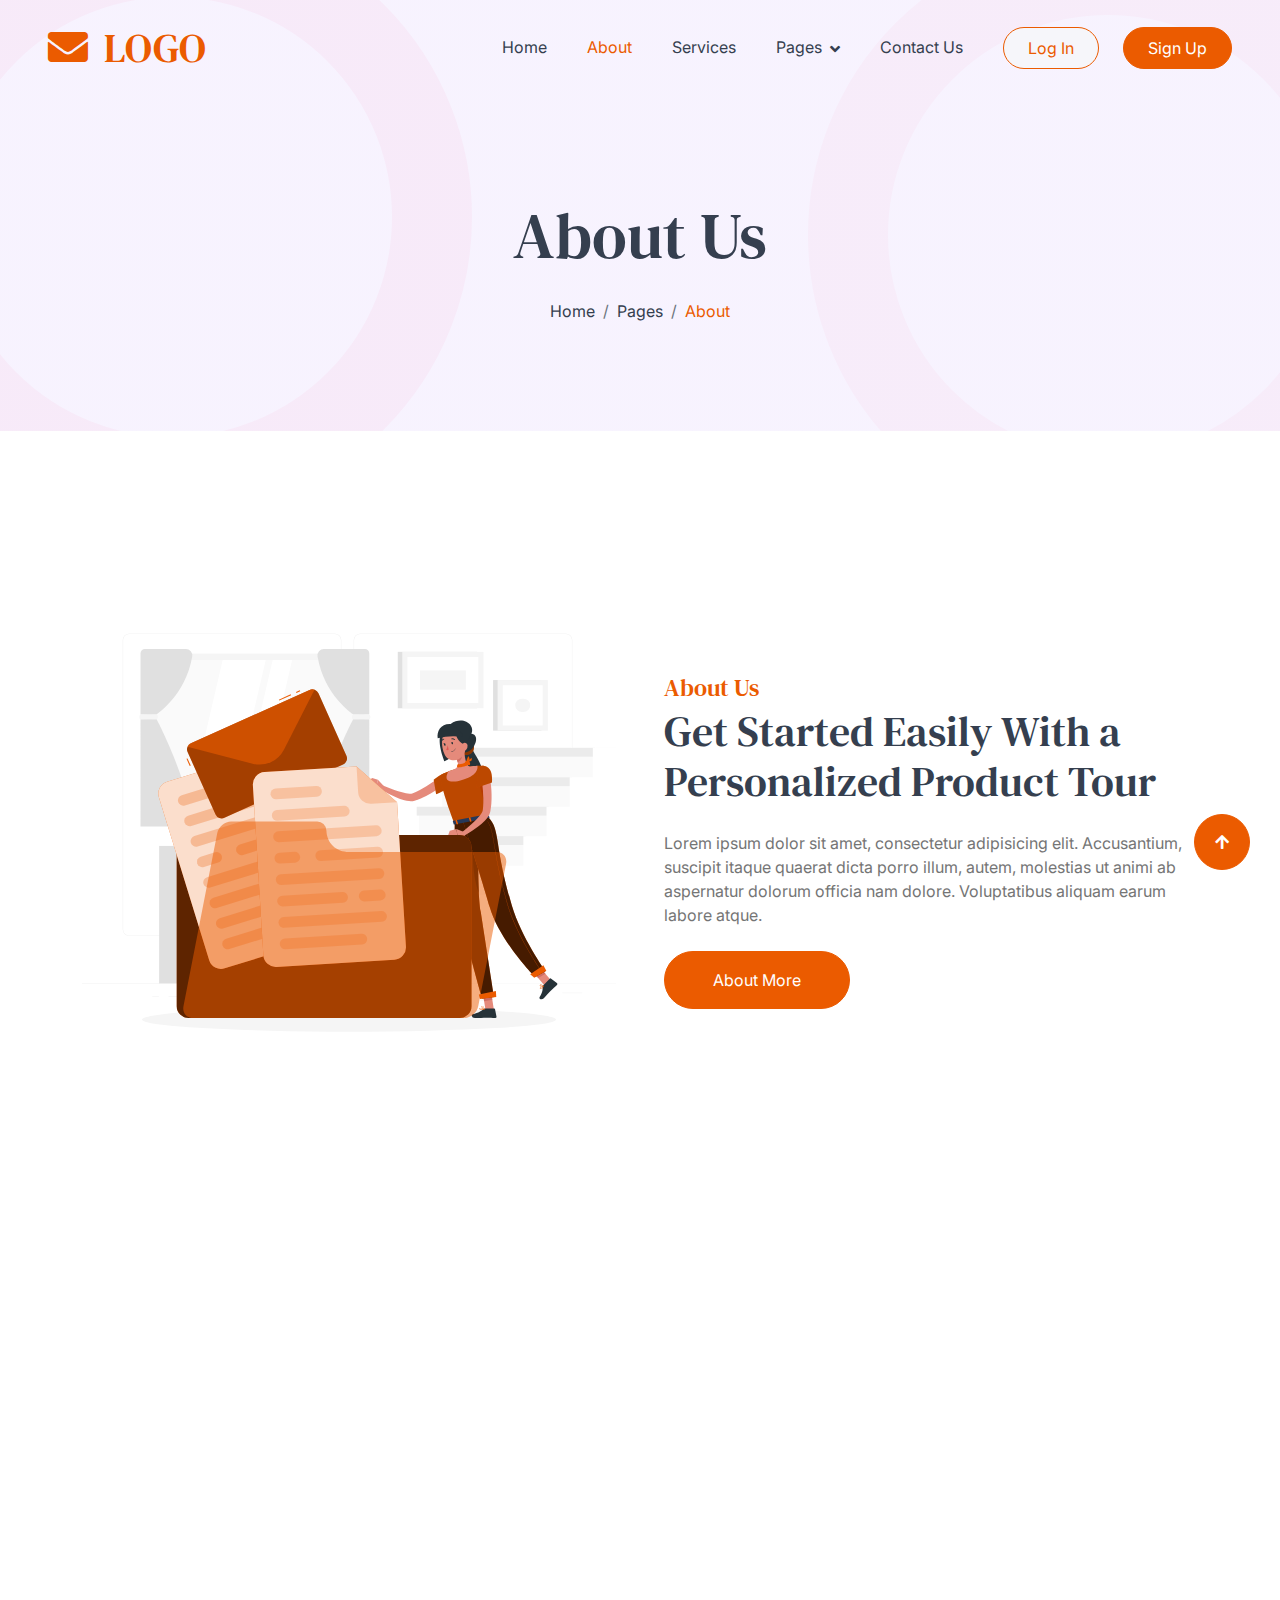
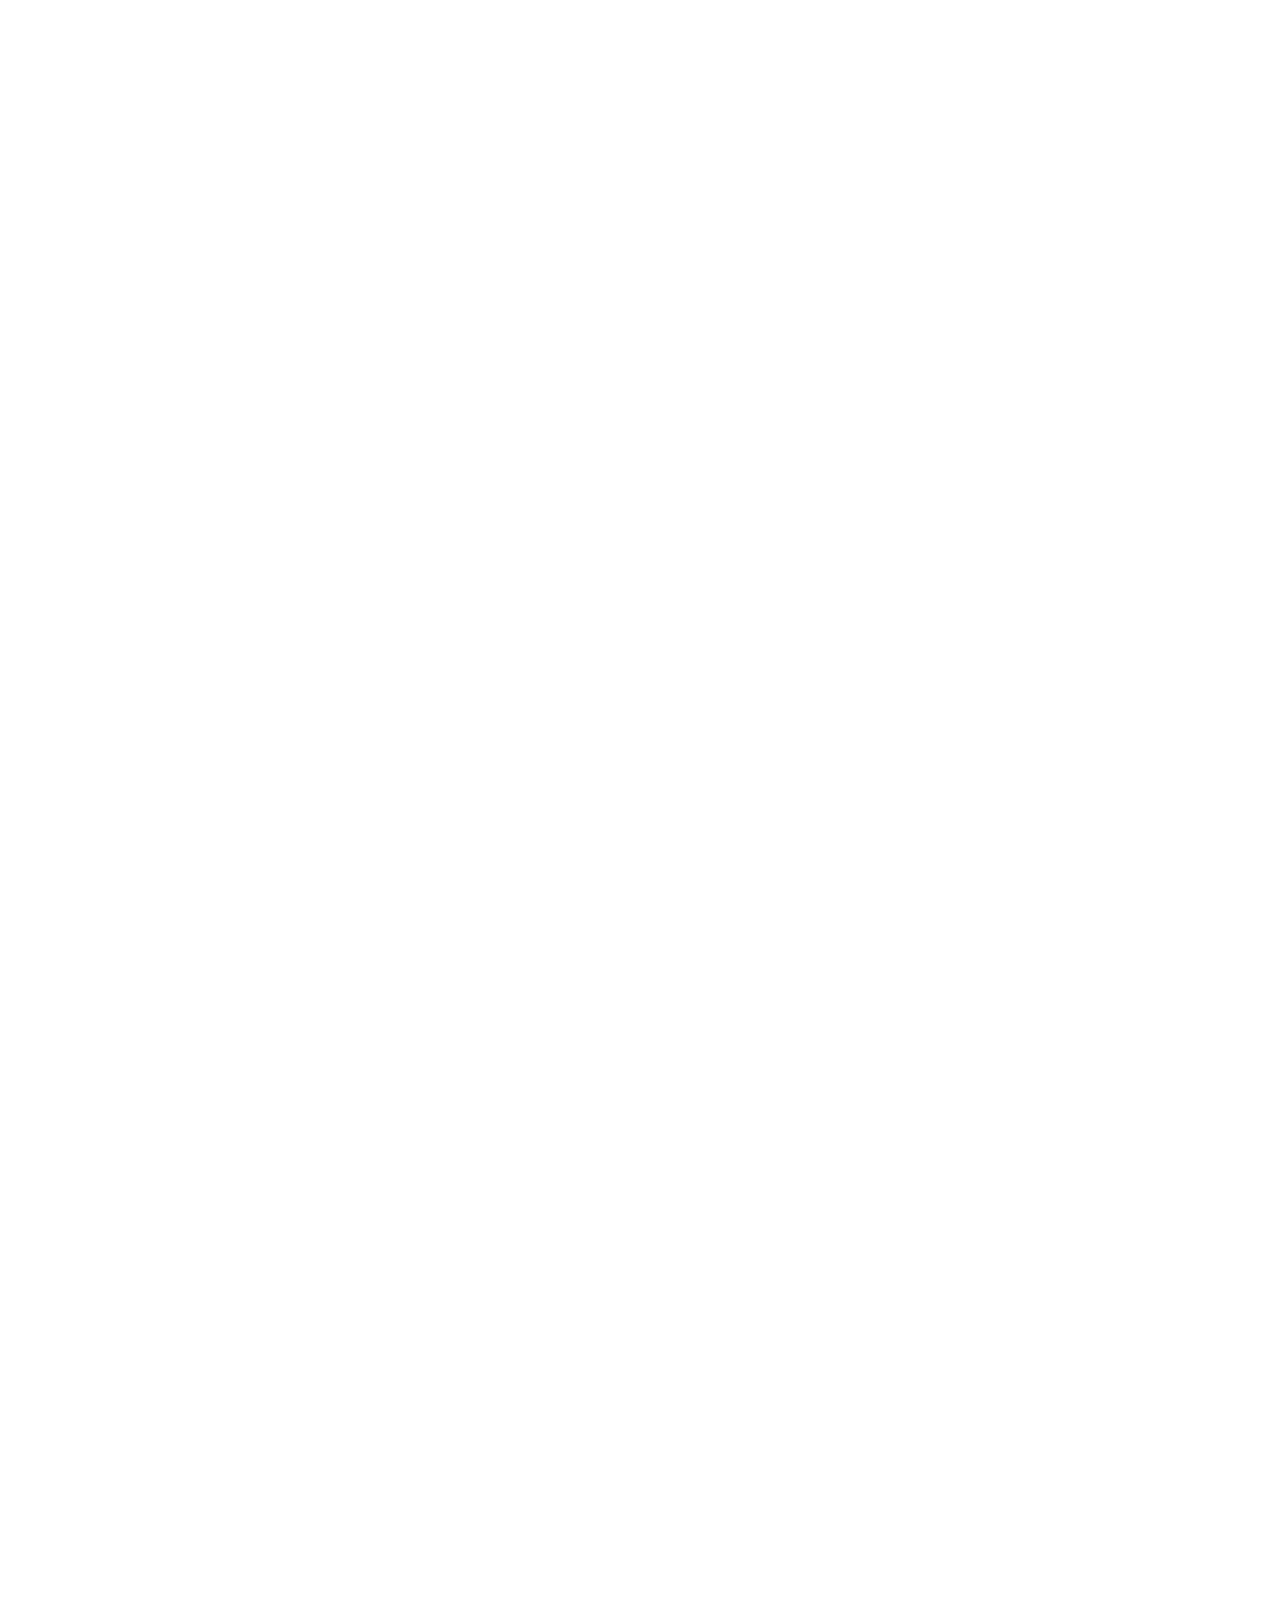
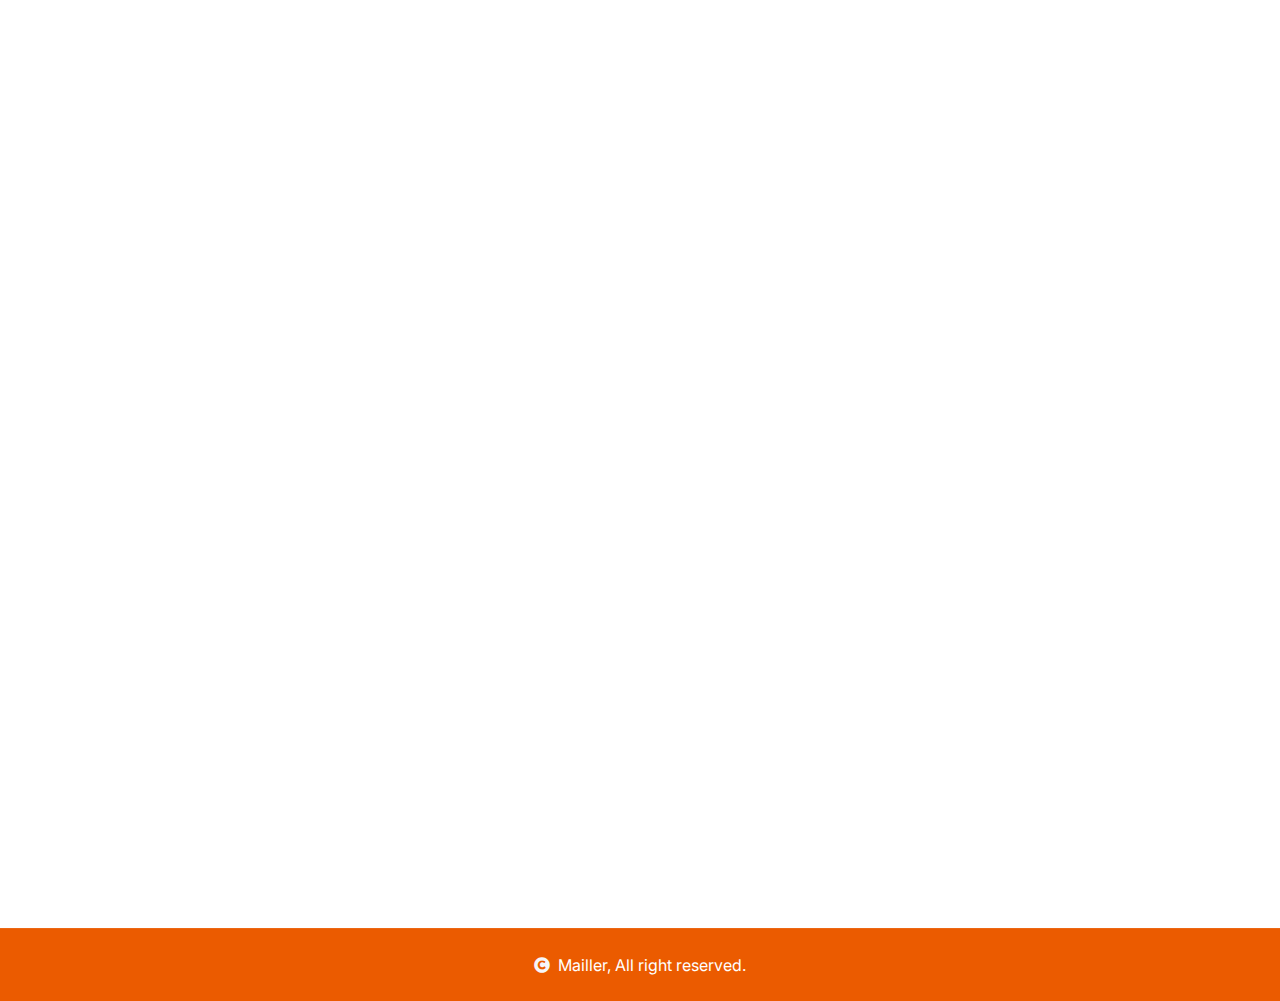
<file: about.html>
<!DOCTYPE html>
<html lang="en">

<head>
    <meta charset="utf-8">
    <title>Messenger</title>
    <meta content="width=device-width, initial-scale=1.0" name="viewport">
    <meta content="" name="keywords">
    <meta content="" name="description">

    <!-- Google Web Fonts -->
    <link rel="preconnect" href="https://fonts.googleapis.com">
    <link rel="preconnect" href="https://fonts.gstatic.com" crossorigin>
    <link
        href="https://fonts.googleapis.com/css2?family=DM+Serif+Text:ital@0;1&family=Inter:ital,opsz,wght@0,14..32,100..900;1,14..32,100..900&display=swap"
        rel="stylesheet">

    <!-- Icon Font Stylesheet -->
    <link rel="stylesheet" href="https://use.fontawesome.com/releases/v5.15.4/css/all.css" />
    <link href="https://cdn.jsdelivr.net/npm/bootstrap-icons@1.4.1/font/bootstrap-icons.css" rel="stylesheet">

    <!-- Libraries Stylesheet -->
    <link href="lib/animate/animate.min.css" rel="stylesheet">
    <link href="lib/owlcarousel/assets/owl.carousel.min.css" rel="stylesheet">
    <link href="lib/lightbox/css/lightbox.min.css" rel="stylesheet">


    <!-- Customized Bootstrap Stylesheet -->
    <link href="css/bootstrap.min.css" rel="stylesheet">

    <!-- Template Stylesheet -->
    <link href="css/style.css" rel="stylesheet">
</head>

<body>

    <!-- Spinner Start -->
    <div id="spinner"
        class="show bg-white position-fixed translate-middle w-100 vh-100 top-50 start-50 d-flex align-items-center justify-content-center">
        <div class="spinner-border text-primary" style="width: 3rem; height: 3rem;" role="status">
            <span class="sr-only">Loading...</span>
        </div>
    </div>
    <!-- Spinner End -->


    <!-- Navbar & Hero Start -->
    <div class="container-fluid p-0">
        <nav class="navbar navbar-expand-lg navbar-light bg-transparent px-4 px-lg-5 py-3 py-lg-0">
            <a href="index.html" class="navbar-brand p-0">
                <h1 class="display-6 text-primary m-0"><i class="fas fa-envelope me-3"></i>LOGO</h1>
                <!-- <img src="img/logo.png" alt="Logo"> -->
            </a>
            <button class="navbar-toggler" type="button" data-bs-toggle="collapse" data-bs-target="#navbarCollapse">
                <span class="fa fa-bars"></span>
            </button>
            <div class="collapse navbar-collapse" id="navbarCollapse">
                <div class="navbar-nav ms-auto py-0">
                    <a href="index.html" class="nav-item nav-link">Home</a>
                    <a href="about.html" class="nav-item nav-link active">About</a>
                    <a href="service.html" class="nav-item nav-link">Services</a>
                    <div class="nav-item dropdown">
                        <a href="#" class="nav-link dropdown-toggle" data-bs-toggle="dropdown">Pages</a>
                        <div class="dropdown-menu m-0">
                            <a href="feature.html" class="dropdown-item">Features</a>
                            <a href="pricing.html" class="dropdown-item">Pricing</a>
                            <a href="blog.html" class="dropdown-item">Blog</a>
                            <a href="testimonial.html" class="dropdown-item">Testimonial</a>
                            <a href="404.html" class="dropdown-item">404 Page</a>
                        </div>
                    </div>
                    <a href="contact.html" class="nav-item nav-link">Contact Us</a>
                </div>
                <a href="#" class="btn btn-light border border-primary rounded-pill text-primary py-2 px-4 me-4">Log
                    In</a>
                <a href="#" class="btn btn-primary rounded-pill text-white py-2 px-4">Sign Up</a>
            </div>
        </nav>
    </div>
    <!-- Navbar & Hero End -->


    <!-- Header Start -->
    <div class="container-fluid bg-breadcrumb">
        <ul class="breadcrumb-animation">
            <li></li>
            <li></li>
            <li></li>
            <li></li>
            <li></li>
            <li></li>
            <li></li>
            <li></li>
            <li></li>
            <li></li>
        </ul>
        <div class="container text-center py-5" style="max-width: 900px;">
            <h3 class="display-3 mb-4 wow fadeInDown" data-wow-delay="0.1s">About Us</h1>
                <ol class="breadcrumb justify-content-center mb-0 wow fadeInDown" data-wow-delay="0.3s">
                    <li class="breadcrumb-item"><a href="index.html">Home</a></li>
                    <li class="breadcrumb-item"><a href="#">Pages</a></li>
                    <li class="breadcrumb-item active text-primary">About</li>
                </ol>
        </div>
    </div>
    <!-- Header End -->


    <!-- About Start -->
    <div class="container-fluid overflow-hidden py-5 mt-5">
        <div class="container py-5">
            <div class="row g-5 align-items-center">
                <div class="col-lg-6 wow fadeInUp" data-wow-delay="0.1s">
                    <div class="RotateMoveLeft">
                        <img src="img/about-1.svg" class="img-fluid w-100" alt="">
                    </div>
                </div>
                <div class="col-lg-6 wow fadeInUp" data-wow-delay="0.3s">
                    <h4 class="mb-1 text-primary">About Us</h4>
                    <h1 class="display-5 mb-4">Get Started Easily With a Personalized Product Tour</h1>
                    <p class="mb-4">Lorem ipsum dolor sit amet, consectetur adipisicing elit. Accusantium, suscipit
                        itaque quaerat dicta porro illum, autem, molestias ut animi ab aspernatur dolorum officia nam
                        dolore. Voluptatibus aliquam earum labore atque.
                    </p>
                    <a href="#" class="btn btn-primary rounded-pill py-3 px-5">About More</a>
                </div>
            </div>
        </div>
    </div>
    <!-- About End -->


    <!-- Feature Start -->
    <div class="container-fluid feature overflow-hidden py-5">
        <div class="container py-5">
            <div class="text-center mx-auto mb-5 wow fadeInUp" data-wow-delay="0.1s" style="max-width: 900px;">
                <h4 class="text-primary">Our Feature</h4>
                <h1 class="display-5 mb-4">Important Features For Email Marketing</h1>
                <p class="mb-0">Dolor sit amet consectetur, adipisicing elit. Ipsam, beatae maxime. Vel animi eveniet
                    doloremque reiciendis soluta iste provident non rerum illum perferendis earum est architecto dolores
                    vitae quia vero quod incidunt culpa corporis, porro doloribus. Voluptates nemo doloremque cum.
                </p>
            </div>
            <div class="row g-4 justify-content-center text-center mb-5">
                <div class="col-md-6 col-lg-4 col-xl-3 wow fadeInUp" data-wow-delay="0.1s">
                    <div class="text-center p-4">
                        <div class="d-inline-block rounded bg-light p-4 mb-4"><i
                                class="fas fa-envelope fa-5x text-secondary"></i></div>
                        <div class="feature-content">
                            <a href="#" class="h4">Email Marketing <i class="fa fa-long-arrow-alt-right"></i></a>
                            <p class="mt-4 mb-0">Lorem ipsum dolor sit amet consectetur adipisicing elit.consectetur
                                adipisicing elit
                            </p>
                        </div>
                    </div>
                </div>
                <div class="col-md-6 col-lg-4 col-xl-3 wow fadeInUp" data-wow-delay="0.3s">
                    <div class="text-center p-4">
                        <div class="d-inline-block rounded bg-light p-4 mb-4"><i
                                class="fas fa-mail-bulk fa-5x text-secondary"></i></div>
                        <div class="feature-content">
                            <a href="#" class="h4">Email Builder <i class="fa fa-long-arrow-alt-right"></i></a>
                            <p class="mt-4 mb-0">Lorem ipsum dolor sit amet consectetur adipisicing elit.consectetur
                                adipisicing elit
                            </p>
                        </div>
                    </div>
                </div>
                <div class="col-md-6 col-lg-4 col-xl-3 wow fadeInUp" data-wow-delay="0.5s">
                    <div class="text-center rounded p-4">
                        <div class="d-inline-block rounded bg-light p-4 mb-4"><i
                                class="fas fa-sitemap fa-5x text-secondary"></i></div>
                        <div class="feature-content">
                            <a href="#" class="h4">Customer Builder <i class="fa fa-long-arrow-alt-right"></i></a>
                            <p class="mt-4 mb-0">Lorem ipsum dolor sit amet consectetur adipisicing elit.consectetur
                                adipisicing elit
                            </p>
                        </div>
                    </div>
                </div>
                <div class="col-md-6 col-lg-4 col-xl-3 wow fadeInUp" data-wow-delay="0.7s">
                    <div class="text-center rounded p-4">
                        <div class="d-inline-block rounded bg-light p-4 mb-4"><i
                                class="fas fa-tasks fa-5x text-secondary"></i></div>
                        <div class="feature-content">
                            <a href="#" class="h4">Campaign Manager <i class="fa fa-long-arrow-alt-right"></i></a>
                            <p class="mt-4 mb-0">Lorem ipsum dolor sit amet consectetur adipisicing elit.consectetur
                                adipisicing elit
                            </p>
                        </div>
                    </div>
                </div>
                <div class="col-12 wow fadeInUp" data-wow-delay="0.1s">
                    <div class="my-3">
                        <a href="#" class="btn btn-primary d-inline rounded-pill px-5 py-3">More Features</a>
                    </div>
                </div>
            </div>
            <div class="row g-5 pt-5" style="margin-top: 6rem;">
                <div class="col-lg-6 wow fadeInLeft" data-wow-delay="0.1s">
                    <div class="feature-img RotateMoveLeft h-100" style="object-fit: cover;">
                        <img src="img/features-1.svg" class="img-fluid w-100 h-100" alt="">
                    </div>
                </div>
                <div class="col-lg-6 wow fadeInRight" data-wow-delay="0.1s">
                    <h4 class="text-primary">Fearutes</h4>
                    <h1 class="display-5 mb-4">Push Your Visitors Into Happy Customers</h1>
                    <p class="mb-4">Lorem ipsum dolor sit amet, consectetur adipisicing elit. Accusantium, suscipit
                        itaque quaerat dicta porro illum, autem, molestias ut animi ab aspernatur dolorum officia nam
                        dolore. Voluptatibus aliquam earum labore atque.
                    </p>
                    <div class="row g-4">
                        <div class="col-6">
                            <div class="d-flex">
                                <i class="fas fa-newspaper fa-4x text-secondary"></i>
                                <div class="d-flex flex-column ms-3">
                                    <h2 class="mb-0 fw-bold">285</h2>
                                    <small class="text-dark">Created Projects</small>
                                </div>
                            </div>
                        </div>
                        <div class="col-6">
                            <div class="d-flex">
                                <i class="fas fa-users fa-4x text-secondary"></i>
                                <div class="d-flex flex-column ms-3">
                                    <h2 class="mb-0 fw-bold">6560</h2>
                                    <small class="text-dark">Happy Clients</small>
                                </div>
                            </div>
                        </div>
                    </div>
                    <div class="my-4">
                        <a href="#" class="btn btn-primary rounded-pill py-3 px-5">Read More</a>
                    </div>
                </div>
            </div>
        </div>
    </div>
    <!-- Feature End -->


    <!-- Blog Start -->
    <div class="container-fluid blog py-5">
        <div class="container py-5">
            <div class="text-center mx-auto mb-5 wow fadeInUp" data-wow-delay="0.1s" style="max-width: 900px;">
                <h4 class="text-primary">Our Blog</h4>
                <h1 class="display-5 mb-4">Join Us For New Blog</h1>
                <p class="mb-0">Dolor sit amet consectetur, adipisicing elit. Ipsam, beatae maxime. Vel animi eveniet
                    doloremque reiciendis soluta iste provident non rerum illum perferendis earum est architecto dolores
                    vitae quia vero quod incidunt culpa corporis, porro doloribus. Voluptates nemo doloremque cum.
                </p>
            </div>
            <div class="row g-4 justify-content-center">
                <div class="col-md-6 col-lg-4 col-xl-3 wow fadeInUp" data-wow-delay="0.1s">
                    <div class="blog-item">
                        <div class="blog-img">
                            <img src="img/blog-1.svg" class="img-fluid w-100" alt="">
                            <div class="blog-info">
                                <span><i class="fa fa-clock"></i> Dec 01.2024</span>
                                <div class="d-flex">
                                    <span class="me-3"> 3 <i class="fa fa-heart"></i></span>
                                    <a href="#" class="text-white">0 <i class="fa fa-comment"></i></a>
                                </div>
                            </div>
                        </div>
                        <div class="blog-content text-dark border p-4 ">
                            <h5 class="mb-4">Dolor, sit amet consectetur adipisicing</h5>
                            <p class="mb-4">Lorem ipsum dolor sit amet consectur adip sed eiusmod amet consectur adip.
                            </p>
                            <a class="btn btn-light rounded-pill py-2 px-4" href="#">Read More</a>
                        </div>
                    </div>
                </div>
                <div class="col-md-6 col-lg-4 col-xl-3 wow fadeInUp" data-wow-delay="0.3s">
                    <div class="blog-item">
                        <div class="blog-img">
                            <img src="img/blog-2.svg" class="img-fluid w-100" alt="">
                            <div class="blog-info">
                                <span><i class="fa fa-clock"></i> Dec 01.2024</span>
                                <div class="d-flex">
                                    <span class="me-3"> 3 <i class="fa fa-heart"></i></span>
                                    <a href="#" class="text-white">0 <i class="fa fa-comment"></i></a>
                                </div>
                            </div>
                        </div>
                        <div class="blog-content text-dark border p-4 ">
                            <h5 class="mb-4">Dolor, sit amet consectetur adipisicing</h5>
                            <p class="mb-4">Lorem ipsum dolor sit amet consectur adip sed eiusmod amet consectur adip.
                            </p>
                            <a class="btn btn-light rounded-pill py-2 px-4" href="#">Read More</a>
                        </div>
                    </div>
                </div>
                <div class="col-md-6 col-lg-4 col-xl-3 wow fadeInUp" data-wow-delay="0.5s">
                    <div class="blog-item">
                        <div class="blog-img">
                            <img src="img/blog-3.svg" class="img-fluid w-100" alt="">
                            <div class="blog-info">
                                <span><i class="fa fa-clock"></i> Dec 01.2024</span>
                                <div class="d-flex">
                                    <span class="me-3"> 3 <i class="fa fa-heart"></i></span>
                                    <a href="#" class="text-white">0 <i class="fa fa-comment"></i></a>
                                </div>
                            </div>
                        </div>
                        <div class="blog-content text-dark border p-4 ">
                            <h5 class="mb-4">Dolor, sit amet consectetur adipisicing</h5>
                            <p class="mb-4">Lorem ipsum dolor sit amet consectur adip sed eiusmod amet consectur adip.
                            </p>
                            <a class="btn btn-light rounded-pill py-2 px-4" href="#">Read More</a>
                        </div>
                    </div>
                </div>
                <div class="col-md-6 col-lg-4 col-xl-3 wow fadeInUp" data-wow-delay="0.7s">
                    <div class="blog-item">
                        <div class="blog-img">
                            <img src="img/blog-4.svg" class="img-fluid w-100" alt="">
                            <div class="blog-info">
                                <span><i class="fa fa-clock"></i> Dec 01.2024</span>
                                <div class="d-flex">
                                    <span class="me-3"> 3 <i class="fa fa-heart"></i></span>
                                    <a href="#" class="text-white">0 <i class="fa fa-comment"></i></a>
                                </div>
                            </div>
                        </div>
                        <div class="blog-content text-dark border p-4 ">
                            <h5 class="mb-4">Dolor, sit amet consectetur adipisicing</h5>
                            <p class="mb-4">Lorem ipsum dolor sit amet consectur adip sed eiusmod amet consectur adip.
                            </p>
                            <a class="btn btn-light rounded-pill py-2 px-4" href="#">Read More</a>
                        </div>
                    </div>
                </div>
            </div>
        </div>
    </div>
    <!-- Blog End -->


    <!-- Footer Start -->
    <div class="container-fluid footer py-5 wow fadeIn" data-wow-delay="0.2s">
        <div class="container py-5">
            <div class="row g-5">
                <div class="col-md-6 col-lg-6 col-xl-3">
                    <div class="footer-item d-flex flex-column">
                        <h4 class="text-dark mb-4">Company</h4>
                        <a href=""> Why Mailler?</a>
                        <a href=""> Our Features</a>
                        <a href=""> Our Portfolio</a>
                        <a href=""> About Us</a>
                        <a href=""> Our Blog & News</a>
                        <a href=""> Get In Touch</a>
                    </div>
                </div>
                <div class="col-md-6 col-lg-6 col-xl-3">
                    <div class="footer-item d-flex flex-column">
                        <h4 class="mb-4 text-dark">Quick Links</h4>
                        <a href=""> About Us</a>
                        <a href=""> Contact Us</a>
                        <a href=""> Privacy Policy</a>
                        <a href=""> Terms & Conditions</a>
                        <a href=""> Our Blog & News</a>
                        <a href=""> Our Team</a>
                    </div>
                </div>
                <div class="col-md-6 col-lg-6 col-xl-3">
                    <div class="footer-item d-flex flex-column">
                        <h4 class="mb-4 text-dark">Services</h4>
                        <a href=""> All Services</a>
                        <a href=""> Promotional Emails</a>
                        <a href=""> Product Updates</a>
                        <a href=""> Email Marketing</a>
                        <a href=""> Acquistion Emails</a>
                        <a href=""> Retention Emails</a>
                    </div>
                </div>
                <div class="col-md-6 col-lg-6 col-xl-3">
                    <div class="footer-item d-flex flex-column">
                        <h4 class="mb-4 text-dark">Contact Info</h4>
                        <a href=""><i class="fa fa-map-marker-alt me-2"></i> 123 Street, New York, USA</a>
                        <a href=""><i class="fas fa-envelope me-2"></i> info@example.com</a>
                        <a href=""><i class="fas fa-phone me-2"></i> +012 345 67890</a>
                        <a href="" class="mb-3"><i class="fas fa-print me-2"></i> +012 345 67890</a>
                        <div class="d-flex align-items-center">
                            <i class="fas fa-share fa-2x text-secondary me-2"></i>
                            <a class="btn-square btn btn-primary rounded-circle mx-1" href=""><i
                                    class="fab fa-facebook-f"></i></a>
                            <a class="btn-square btn btn-primary rounded-circle mx-1" href=""><i
                                    class="fab fa-twitter"></i></a>
                            <a class="btn-square btn btn-primary rounded-circle mx-1" href=""><i
                                    class="fab fa-instagram"></i></a>
                            <a class="btn-square btn btn-primary rounded-circle mx-1" href=""><i
                                    class="fab fa-linkedin-in"></i></a>
                        </div>
                    </div>
                </div>
            </div>
        </div>
    </div>
    <!-- Footer End -->


    <!-- Copyright Start -->
    <div class="container-fluid copyright py-4">
        <div class="container">
            <div class="row g-4 align-items-center">
                <div class="text-center mb-md-0">
                    <span class="text-white"><a href="#"><i class="fas fa-copyright text-light me-2"></i>Mailler</a>,
                        All right reserved.</span>
                </div>
            </div>
        </div>
    </div>
    <!-- Copyright End -->


    <!-- Back to Top -->
    <a href="#" class="btn btn-primary btn-lg-square back-to-top"><i class="fa fa-arrow-up"></i></a>


    <!-- JavaScript Libraries -->
    <script src="https://ajax.googleapis.com/ajax/libs/jquery/3.6.4/jquery.min.js"></script>
    <script src="https://cdn.jsdelivr.net/npm/bootstrap@5.0.0/dist/js/bootstrap.bundle.min.js"></script>
    <script src="lib/wow/wow.min.js"></script>
    <script src="lib/easing/easing.min.js"></script>
    <script src="lib/waypoints/waypoints.min.js"></script>
    <script src="lib/counterup/counterup.min.js"></script>
    <script src="lib/owlcarousel/owl.carousel.min.js"></script>
    <script src="lib/lightbox/js/lightbox.min.js"></script>


    <!-- Template Javascript -->
    <script src="js/main.js"></script>
</body>

</html>
</file>
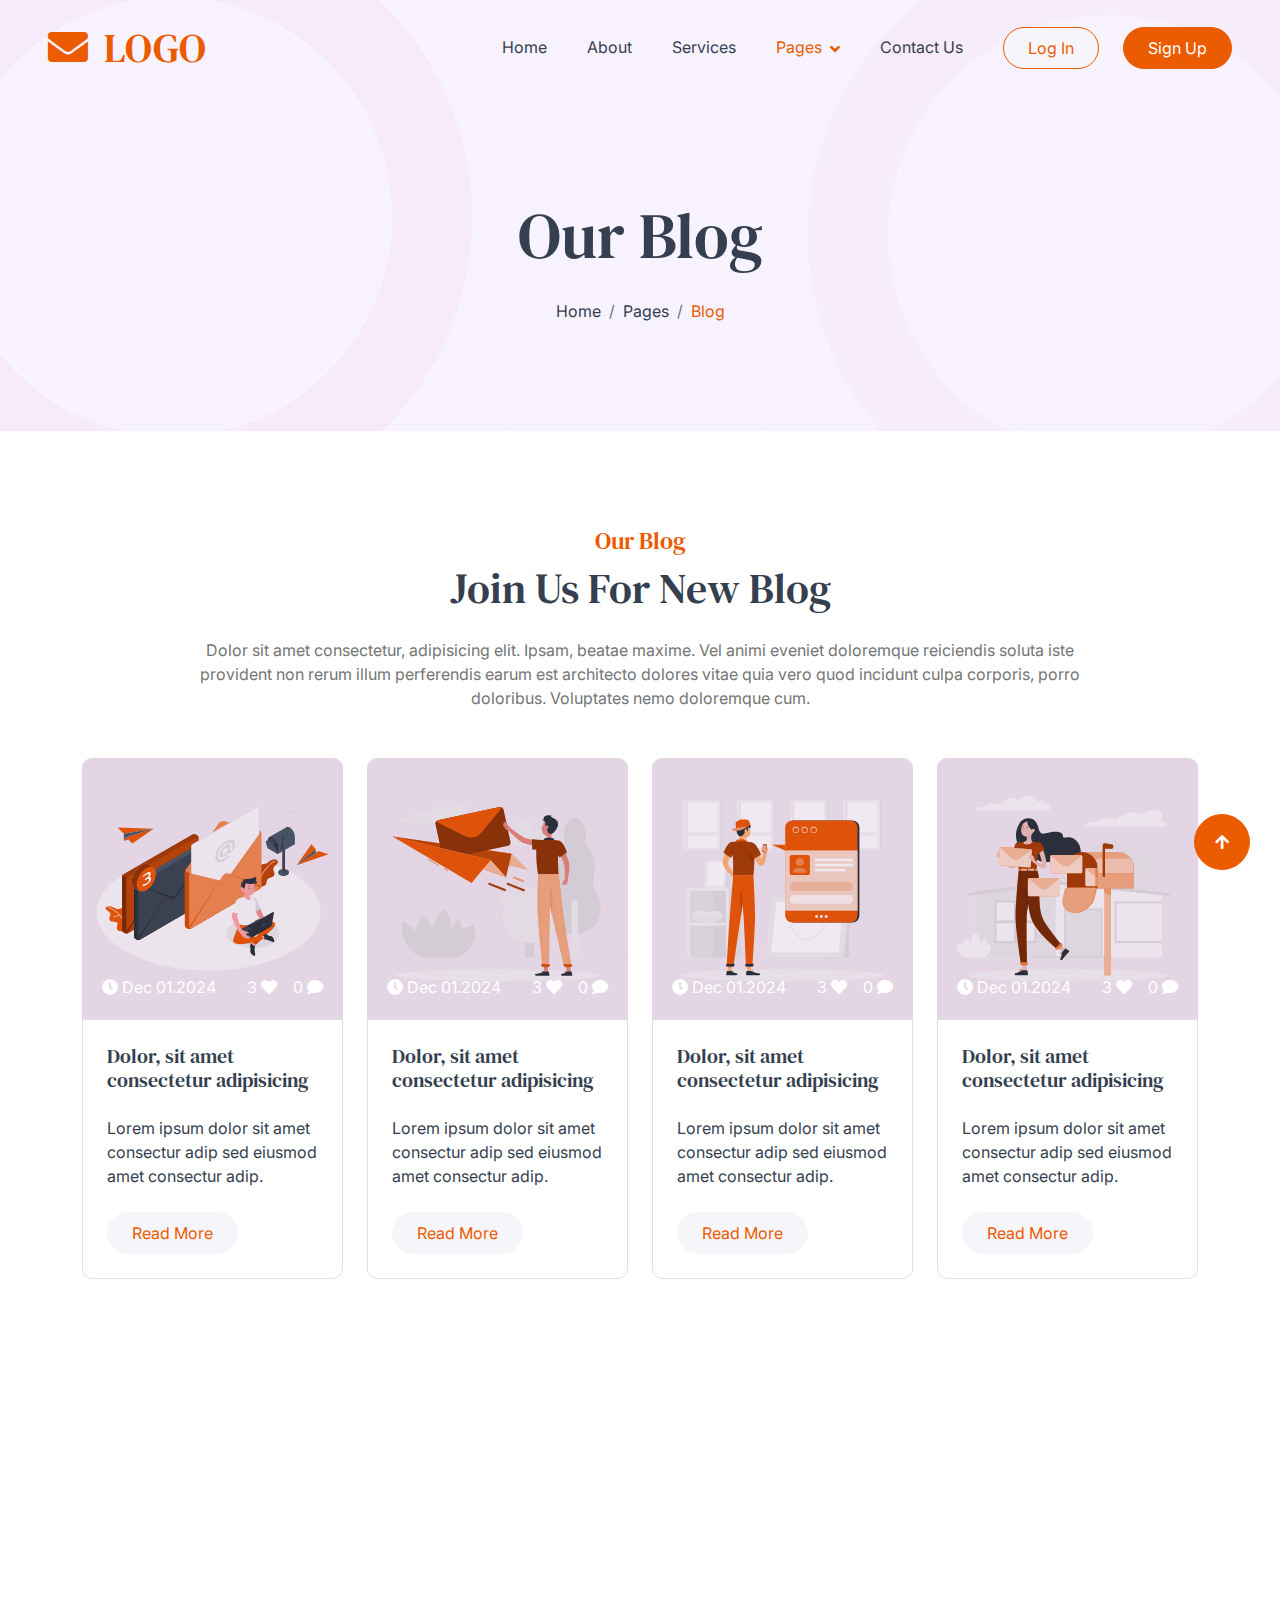
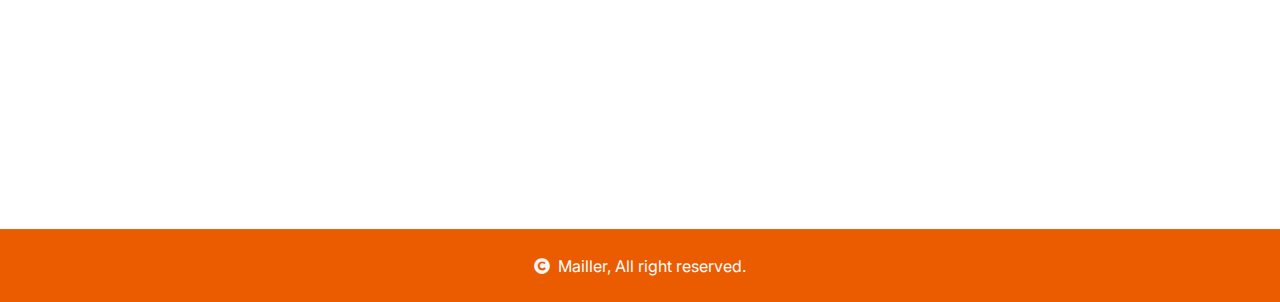
<file: blog.html>
<!DOCTYPE html>
<html lang="en">

<head>
    <meta charset="utf-8">
    <title>Messenger</title>
    <meta content="width=device-width, initial-scale=1.0" name="viewport">
    <meta content="" name="keywords">
    <meta content="" name="description">

    <!-- Google Web Fonts -->
    <link rel="preconnect" href="https://fonts.googleapis.com">
    <link rel="preconnect" href="https://fonts.gstatic.com" crossorigin>
    <link
        href="https://fonts.googleapis.com/css2?family=DM+Serif+Text:ital@0;1&family=Inter:ital,opsz,wght@0,14..32,100..900;1,14..32,100..900&display=swap"
        rel="stylesheet">

    <!-- Icon Font Stylesheet -->
    <link rel="stylesheet" href="https://use.fontawesome.com/releases/v5.15.4/css/all.css" />
    <link href="https://cdn.jsdelivr.net/npm/bootstrap-icons@1.4.1/font/bootstrap-icons.css" rel="stylesheet">

    <!-- Libraries Stylesheet -->
    <link href="lib/animate/animate.min.css" rel="stylesheet">
    <link href="lib/owlcarousel/assets/owl.carousel.min.css" rel="stylesheet">
    <link href="lib/lightbox/css/lightbox.min.css" rel="stylesheet">


    <!-- Customized Bootstrap Stylesheet -->
    <link href="css/bootstrap.min.css" rel="stylesheet">

    <!-- Template Stylesheet -->
    <link href="css/style.css" rel="stylesheet">
</head>

<body>

    <!-- Spinner Start -->
    <div id="spinner"
        class="show bg-white position-fixed translate-middle w-100 vh-100 top-50 start-50 d-flex align-items-center justify-content-center">
        <div class="spinner-border text-primary" style="width: 3rem; height: 3rem;" role="status">
            <span class="sr-only">Loading...</span>
        </div>
    </div>
    <!-- Spinner End -->


    <!-- Navbar & Hero Start -->
    <div class="container-fluid p-0">
        <nav class="navbar navbar-expand-lg navbar-light bg-transparent px-4 px-lg-5 py-3 py-lg-0">
            <a href="index.html" class="navbar-brand p-0">
                <h1 class="display-6 text-primary m-0"><i class="fas fa-envelope me-3"></i>LOGO</h1>
                <!-- <img src="img/logo.png" alt="Logo"> -->
            </a>
            <button class="navbar-toggler" type="button" data-bs-toggle="collapse" data-bs-target="#navbarCollapse">
                <span class="fa fa-bars"></span>
            </button>
            <div class="collapse navbar-collapse" id="navbarCollapse">
                <div class="navbar-nav ms-auto py-0">
                    <a href="index.html" class="nav-item nav-link">Home</a>
                    <a href="about.html" class="nav-item nav-link">About</a>
                    <a href="service.html" class="nav-item nav-link">Services</a>
                    <div class="nav-item dropdown">
                        <a href="#" class="nav-link dropdown-toggle active" data-bs-toggle="dropdown">Pages</a>
                        <div class="dropdown-menu m-0">
                            <a href="feature.html" class="dropdown-item">Features</a>
                            <a href="pricing.html" class="dropdown-item">Pricing</a>
                            <a href="blog.html" class="dropdown-item active">Blog</a>
                            <a href="testimonial.html" class="dropdown-item">Testimonial</a>
                            <a href="404.html" class="dropdown-item">404 Page</a>
                        </div>
                    </div>
                    <a href="contact.html" class="nav-item nav-link">Contact Us</a>
                </div>
                <a href="#" class="btn btn-light border border-primary rounded-pill text-primary py-2 px-4 me-4">Log
                    In</a>
                <a href="#" class="btn btn-primary rounded-pill text-white py-2 px-4">Sign Up</a>
            </div>
        </nav>
    </div>
    <!-- Navbar & Hero End -->


    <!-- Header Start -->
    <div class="container-fluid bg-breadcrumb">
        <ul class="breadcrumb-animation">
            <li></li>
            <li></li>
            <li></li>
            <li></li>
            <li></li>
            <li></li>
            <li></li>
            <li></li>
            <li></li>
            <li></li>
        </ul>
        <div class="container text-center py-5" style="max-width: 900px;">
            <h3 class="display-3 mb-4 wow fadeInDown" data-wow-delay="0.1s">Our Blog</h1>
                <ol class="breadcrumb justify-content-center mb-0 wow fadeInDown" data-wow-delay="0.3s">
                    <li class="breadcrumb-item"><a href="index.html">Home</a></li>
                    <li class="breadcrumb-item"><a href="#">Pages</a></li>
                    <li class="breadcrumb-item active text-primary">Blog</li>
                </ol>
        </div>
    </div>
    <!-- Header End -->


    <!-- Blog Start -->
    <div class="container-fluid blog py-5">
        <div class="container py-5">
            <div class="text-center mx-auto mb-5 wow fadeInUp" data-wow-delay="0.1s" style="max-width: 900px;">
                <h4 class="text-primary">Our Blog</h4>
                <h1 class="display-5 mb-4">Join Us For New Blog</h1>
                <p class="mb-0">Dolor sit amet consectetur, adipisicing elit. Ipsam, beatae maxime. Vel animi eveniet
                    doloremque reiciendis soluta iste provident non rerum illum perferendis earum est architecto dolores
                    vitae quia vero quod incidunt culpa corporis, porro doloribus. Voluptates nemo doloremque cum.
                </p>
            </div>
            <div class="row g-4 justify-content-center">
                <div class="col-md-6 col-lg-4 col-xl-3 wow fadeInUp" data-wow-delay="0.1s">
                    <div class="blog-item">
                        <div class="blog-img">
                            <img src="img/blog-1.svg" class="img-fluid w-100" alt="">
                            <div class="blog-info">
                                <span><i class="fa fa-clock"></i> Dec 01.2024</span>
                                <div class="d-flex">
                                    <span class="me-3"> 3 <i class="fa fa-heart"></i></span>
                                    <a href="#" class="text-white">0 <i class="fa fa-comment"></i></a>
                                </div>
                            </div>
                        </div>
                        <div class="blog-content text-dark border p-4 ">
                            <h5 class="mb-4">Dolor, sit amet consectetur adipisicing</h5>
                            <p class="mb-4">Lorem ipsum dolor sit amet consectur adip sed eiusmod amet consectur adip.
                            </p>
                            <a class="btn btn-light rounded-pill py-2 px-4" href="#">Read More</a>
                        </div>
                    </div>
                </div>
                <div class="col-md-6 col-lg-4 col-xl-3 wow fadeInUp" data-wow-delay="0.3s">
                    <div class="blog-item">
                        <div class="blog-img">
                            <img src="img/blog-2.svg" class="img-fluid w-100" alt="">
                            <div class="blog-info">
                                <span><i class="fa fa-clock"></i> Dec 01.2024</span>
                                <div class="d-flex">
                                    <span class="me-3"> 3 <i class="fa fa-heart"></i></span>
                                    <a href="#" class="text-white">0 <i class="fa fa-comment"></i></a>
                                </div>
                            </div>
                        </div>
                        <div class="blog-content text-dark border p-4 ">
                            <h5 class="mb-4">Dolor, sit amet consectetur adipisicing</h5>
                            <p class="mb-4">Lorem ipsum dolor sit amet consectur adip sed eiusmod amet consectur adip.
                            </p>
                            <a class="btn btn-light rounded-pill py-2 px-4" href="#">Read More</a>
                        </div>
                    </div>
                </div>
                <div class="col-md-6 col-lg-4 col-xl-3 wow fadeInUp" data-wow-delay="0.5s">
                    <div class="blog-item">
                        <div class="blog-img">
                            <img src="img/blog-3.svg" class="img-fluid w-100" alt="">
                            <div class="blog-info">
                                <span><i class="fa fa-clock"></i> Dec 01.2024</span>
                                <div class="d-flex">
                                    <span class="me-3"> 3 <i class="fa fa-heart"></i></span>
                                    <a href="#" class="text-white">0 <i class="fa fa-comment"></i></a>
                                </div>
                            </div>
                        </div>
                        <div class="blog-content text-dark border p-4 ">
                            <h5 class="mb-4">Dolor, sit amet consectetur adipisicing</h5>
                            <p class="mb-4">Lorem ipsum dolor sit amet consectur adip sed eiusmod amet consectur adip.
                            </p>
                            <a class="btn btn-light rounded-pill py-2 px-4" href="#">Read More</a>
                        </div>
                    </div>
                </div>
                <div class="col-md-6 col-lg-4 col-xl-3 wow fadeInUp" data-wow-delay="0.7s">
                    <div class="blog-item">
                        <div class="blog-img">
                            <img src="img/blog-4.svg" class="img-fluid w-100" alt="">
                            <div class="blog-info">
                                <span><i class="fa fa-clock"></i> Dec 01.2024</span>
                                <div class="d-flex">
                                    <span class="me-3"> 3 <i class="fa fa-heart"></i></span>
                                    <a href="#" class="text-white">0 <i class="fa fa-comment"></i></a>
                                </div>
                            </div>
                        </div>
                        <div class="blog-content text-dark border p-4 ">
                            <h5 class="mb-4">Dolor, sit amet consectetur adipisicing</h5>
                            <p class="mb-4">Lorem ipsum dolor sit amet consectur adip sed eiusmod amet consectur adip.
                            </p>
                            <a class="btn btn-light rounded-pill py-2 px-4" href="#">Read More</a>
                        </div>
                    </div>
                </div>
            </div>
        </div>
    </div>
    <!-- Blog End -->


    <!-- Footer Start -->
    <div class="container-fluid footer py-5 wow fadeIn" data-wow-delay="0.2s">
        <div class="container py-5">
            <div class="row g-5">
                <div class="col-md-6 col-lg-6 col-xl-3">
                    <div class="footer-item d-flex flex-column">
                        <h4 class="text-dark mb-4">Company</h4>
                        <a href=""> Why Mailler?</a>
                        <a href=""> Our Features</a>
                        <a href=""> Our Portfolio</a>
                        <a href=""> About Us</a>
                        <a href=""> Our Blog & News</a>
                        <a href=""> Get In Touch</a>
                    </div>
                </div>
                <div class="col-md-6 col-lg-6 col-xl-3">
                    <div class="footer-item d-flex flex-column">
                        <h4 class="mb-4 text-dark">Quick Links</h4>
                        <a href=""> About Us</a>
                        <a href=""> Contact Us</a>
                        <a href=""> Privacy Policy</a>
                        <a href=""> Terms & Conditions</a>
                        <a href=""> Our Blog & News</a>
                        <a href=""> Our Team</a>
                    </div>
                </div>
                <div class="col-md-6 col-lg-6 col-xl-3">
                    <div class="footer-item d-flex flex-column">
                        <h4 class="mb-4 text-dark">Services</h4>
                        <a href=""> All Services</a>
                        <a href=""> Promotional Emails</a>
                        <a href=""> Product Updates</a>
                        <a href=""> Email Marketing</a>
                        <a href=""> Acquistion Emails</a>
                        <a href=""> Retention Emails</a>
                    </div>
                </div>
                <div class="col-md-6 col-lg-6 col-xl-3">
                    <div class="footer-item d-flex flex-column">
                        <h4 class="mb-4 text-dark">Contact Info</h4>
                        <a href=""><i class="fa fa-map-marker-alt me-2"></i> 123 Street, New York, USA</a>
                        <a href=""><i class="fas fa-envelope me-2"></i> info@example.com</a>
                        <a href=""><i class="fas fa-phone me-2"></i> +012 345 67890</a>
                        <a href="" class="mb-3"><i class="fas fa-print me-2"></i> +012 345 67890</a>
                        <div class="d-flex align-items-center">
                            <i class="fas fa-share fa-2x text-secondary me-2"></i>
                            <a class="btn-square btn btn-primary rounded-circle mx-1" href=""><i
                                    class="fab fa-facebook-f"></i></a>
                            <a class="btn-square btn btn-primary rounded-circle mx-1" href=""><i
                                    class="fab fa-twitter"></i></a>
                            <a class="btn-square btn btn-primary rounded-circle mx-1" href=""><i
                                    class="fab fa-instagram"></i></a>
                            <a class="btn-square btn btn-primary rounded-circle mx-1" href=""><i
                                    class="fab fa-linkedin-in"></i></a>
                        </div>
                    </div>
                </div>
            </div>
        </div>
    </div>
    <!-- Footer End -->


    <!-- Copyright Start -->
    <div class="container-fluid copyright py-4">
        <div class="container">
            <div class="row g-4 align-items-center">
                <div class="text-center mb-md-0">
                    <span class="text-white"><a href="#"><i class="fas fa-copyright text-light me-2"></i>Mailler</a>,
                        All right reserved.</span>
                </div>
            </div>
        </div>
    </div>
    <!-- Copyright End -->


    <!-- Back to Top -->
    <a href="#" class="btn btn-primary btn-lg-square back-to-top"><i class="fa fa-arrow-up"></i></a>


    <!-- JavaScript Libraries -->
    <script src="https://ajax.googleapis.com/ajax/libs/jquery/3.6.4/jquery.min.js"></script>
    <script src="https://cdn.jsdelivr.net/npm/bootstrap@5.0.0/dist/js/bootstrap.bundle.min.js"></script>
    <script src="lib/wow/wow.min.js"></script>
    <script src="lib/easing/easing.min.js"></script>
    <script src="lib/waypoints/waypoints.min.js"></script>
    <script src="lib/counterup/counterup.min.js"></script>
    <script src="lib/owlcarousel/owl.carousel.min.js"></script>
    <script src="lib/lightbox/js/lightbox.min.js"></script>


    <!-- Template Javascript -->
    <script src="js/main.js"></script>
</body>

</html>
</file>
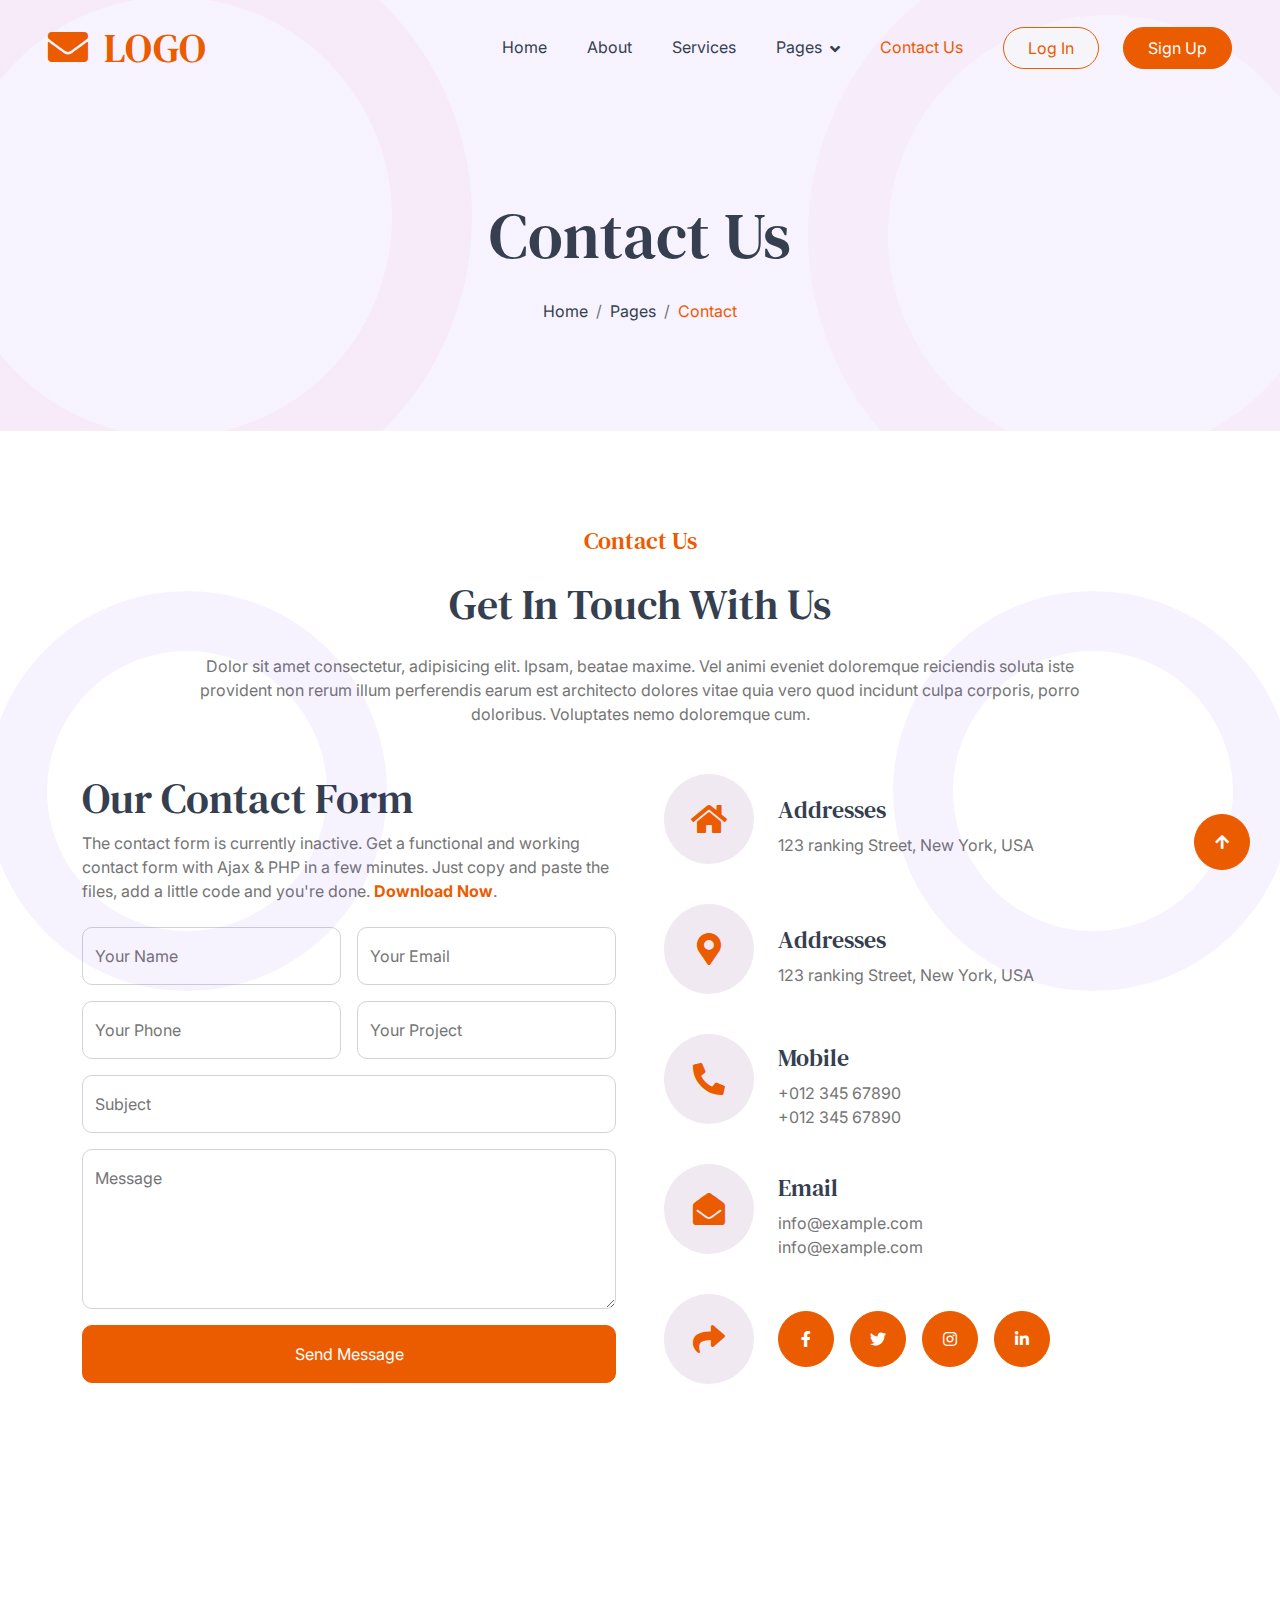
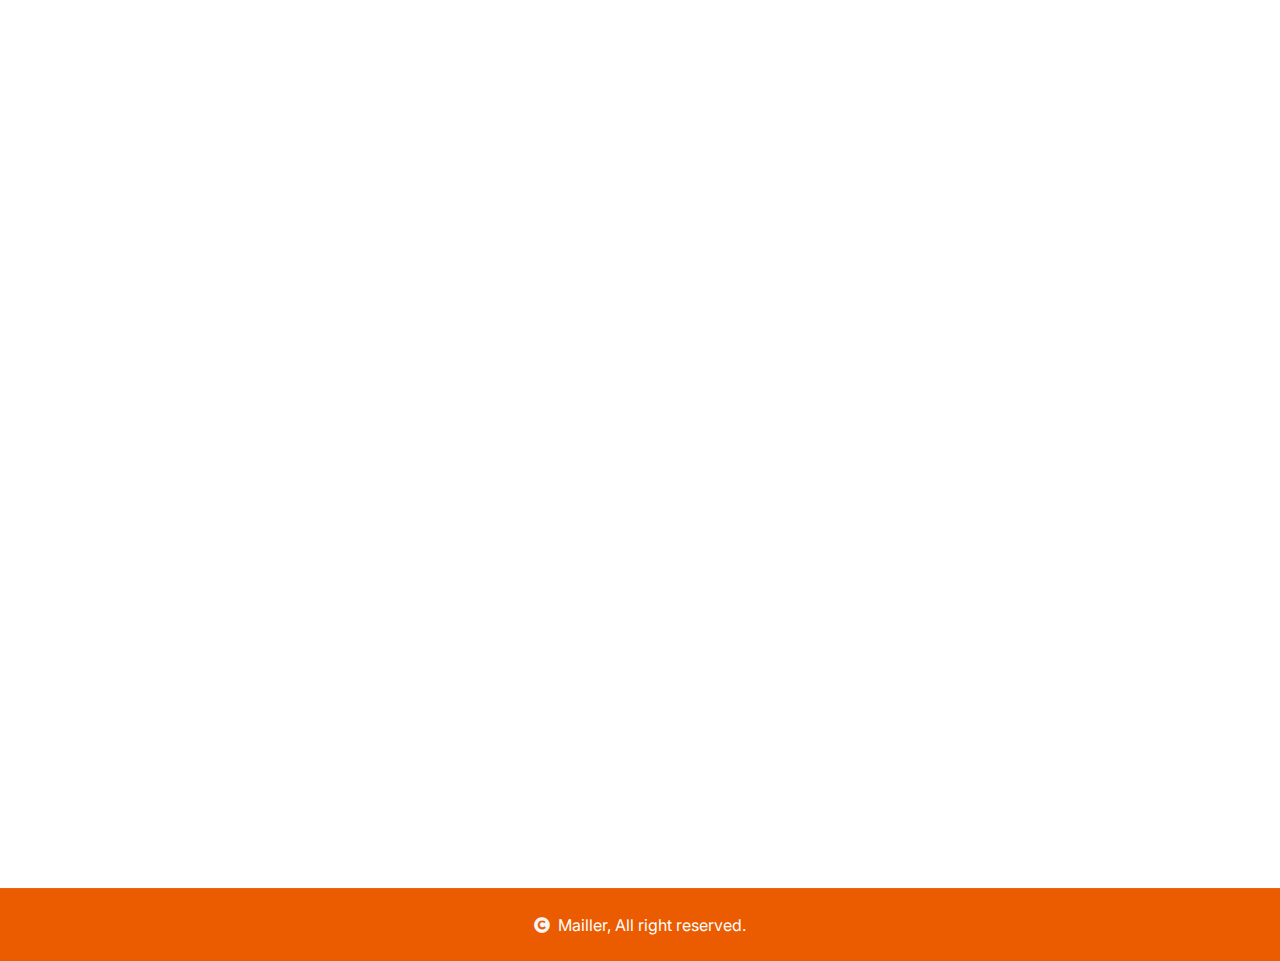
<file: contact.html>
<!DOCTYPE html>
<html lang="en">

<head>
    <meta charset="utf-8">
    <title>Messenger</title>
    <meta content="width=device-width, initial-scale=1.0" name="viewport">
    <meta content="" name="keywords">
    <meta content="" name="description">

    <!-- Google Web Fonts -->
    <link rel="preconnect" href="https://fonts.googleapis.com">
    <link rel="preconnect" href="https://fonts.gstatic.com" crossorigin>
    <link
        href="https://fonts.googleapis.com/css2?family=DM+Serif+Text:ital@0;1&family=Inter:ital,opsz,wght@0,14..32,100..900;1,14..32,100..900&display=swap"
        rel="stylesheet">

    <!-- Icon Font Stylesheet -->
    <link rel="stylesheet" href="https://use.fontawesome.com/releases/v5.15.4/css/all.css" />
    <link href="https://cdn.jsdelivr.net/npm/bootstrap-icons@1.4.1/font/bootstrap-icons.css" rel="stylesheet">

    <!-- Libraries Stylesheet -->
    <link href="lib/animate/animate.min.css" rel="stylesheet">
    <link href="lib/owlcarousel/assets/owl.carousel.min.css" rel="stylesheet">
    <link href="lib/lightbox/css/lightbox.min.css" rel="stylesheet">


    <!-- Customized Bootstrap Stylesheet -->
    <link href="css/bootstrap.min.css" rel="stylesheet">

    <!-- Template Stylesheet -->
    <link href="css/style.css" rel="stylesheet">
</head>

<body>

    <!-- Spinner Start -->
    <div id="spinner"
        class="show bg-white position-fixed translate-middle w-100 vh-100 top-50 start-50 d-flex align-items-center justify-content-center">
        <div class="spinner-border text-primary" style="width: 3rem; height: 3rem;" role="status">
            <span class="sr-only">Loading...</span>
        </div>
    </div>
    <!-- Spinner End -->


    <!-- Navbar & Hero Start -->
    <div class="container-fluid p-0">
        <nav class="navbar navbar-expand-lg navbar-light bg-transparent px-4 px-lg-5 py-3 py-lg-0">
            <a href="index.html" class="navbar-brand p-0">
                <h1 class="display-6 text-primary m-0"><i class="fas fa-envelope me-3"></i>LOGO</h1>
                <!-- <img src="img/logo.png" alt="Logo"> -->
            </a>
            <button class="navbar-toggler" type="button" data-bs-toggle="collapse" data-bs-target="#navbarCollapse">
                <span class="fa fa-bars"></span>
            </button>
            <div class="collapse navbar-collapse" id="navbarCollapse">
                <div class="navbar-nav ms-auto py-0">
                    <a href="index.html" class="nav-item nav-link">Home</a>
                    <a href="about.html" class="nav-item nav-link">About</a>
                    <a href="service.html" class="nav-item nav-link">Services</a>
                    <div class="nav-item dropdown">
                        <a href="#" class="nav-link dropdown-toggle" data-bs-toggle="dropdown">Pages</a>
                        <div class="dropdown-menu m-0">
                            <a href="feature.html" class="dropdown-item">Features</a>
                            <a href="pricing.html" class="dropdown-item">Pricing</a>
                            <a href="blog.html" class="dropdown-item">Blog</a>
                            <a href="testimonial.html" class="dropdown-item">Testimonial</a>
                            <a href="404.html" class="dropdown-item">404 Page</a>
                        </div>
                    </div>
                    <a href="contact.html" class="nav-item nav-link active">Contact Us</a>
                </div>
                <a href="#" class="btn btn-light border border-primary rounded-pill text-primary py-2 px-4 me-4">Log
                    In</a>
                <a href="#" class="btn btn-primary rounded-pill text-white py-2 px-4">Sign Up</a>
            </div>
        </nav>
    </div>
    <!-- Navbar & Hero End -->


    <!-- Header Start -->
    <div class="container-fluid bg-breadcrumb">
        <ul class="breadcrumb-animation">
            <li></li>
            <li></li>
            <li></li>
            <li></li>
            <li></li>
            <li></li>
            <li></li>
            <li></li>
            <li></li>
            <li></li>
        </ul>
        <div class="container text-center py-5" style="max-width: 900px;">
            <h3 class="display-3 mb-4 wow fadeInDown" data-wow-delay="0.1s">Contact Us</h1>
                <ol class="breadcrumb justify-content-center mb-0 wow fadeInDown" data-wow-delay="0.3s">
                    <li class="breadcrumb-item"><a href="index.html">Home</a></li>
                    <li class="breadcrumb-item"><a href="#">Pages</a></li>
                    <li class="breadcrumb-item active text-primary">Contact</li>
                </ol>
        </div>
    </div>
    <!-- Header End -->


    <!-- Contact Start -->
    <div class="container-fluid contact py-5">
        <div class="container py-5">
            <div class="text-center mx-auto mb-5 wow fadeInUp" data-wow-delay="0.1s" style="max-width: 900px;">
                <h4 class="text-primary mb-4">Contact Us</h4>
                <h1 class="display-5 mb-4">Get In Touch With Us</h1>
                <p class="mb-0">Dolor sit amet consectetur, adipisicing elit. Ipsam, beatae maxime. Vel animi eveniet
                    doloremque reiciendis soluta iste provident non rerum illum perferendis earum est architecto dolores
                    vitae quia vero quod incidunt culpa corporis, porro doloribus. Voluptates nemo doloremque cum.
                </p>
            </div>
            <div class="row g-5 align-items-center">
                <div class="col-lg-6 wow fadeInLeft" data-wow-delay="0.1s">
                    <h2 class="display-5 mb-2">Our Contact Form</h2>
                    <p class="mb-4">The contact form is currently inactive. Get a functional and working contact form
                        with Ajax & PHP in a few minutes. Just copy and paste the files, add a little code and you're
                        done. <a class="text-primary fw-bold" href="https://htmlcodex.com/contact-form">Download
                            Now</a>.</p>
                    <form>
                        <div class="row g-3">
                            <div class="col-lg-12 col-xl-6">
                                <div class="form-floating">
                                    <input type="text" class="form-control" id="name" placeholder="Your Name">
                                    <label for="name">Your Name</label>
                                </div>
                            </div>
                            <div class="col-lg-12 col-xl-6">
                                <div class="form-floating">
                                    <input type="email" class="form-control" id="email" placeholder="Your Email">
                                    <label for="email">Your Email</label>
                                </div>
                            </div>
                            <div class="col-lg-12 col-xl-6">
                                <div class="form-floating">
                                    <input type="phone" class="form-control" id="phone" placeholder="Phone">
                                    <label for="phone">Your Phone</label>
                                </div>
                            </div>
                            <div class="col-lg-12 col-xl-6">
                                <div class="form-floating">
                                    <input type="text" class="form-control" id="project" placeholder="Project">
                                    <label for="project">Your Project</label>
                                </div>
                            </div>
                            <div class="col-12">
                                <div class="form-floating">
                                    <input type="text" class="form-control" id="subject" placeholder="Subject">
                                    <label for="subject">Subject</label>
                                </div>
                            </div>
                            <div class="col-12">
                                <div class="form-floating">
                                    <textarea class="form-control" placeholder="Leave a message here" id="message"
                                        style="height: 160px"></textarea>
                                    <label for="message">Message</label>
                                </div>
                            </div>
                            <div class="col-12">
                                <button class="btn btn-primary w-100 py-3">Send Message</button>
                            </div>
                        </div>
                    </form>
                </div>
                <div class="col-lg-6 wow fadeInRight" data-wow-delay="0.3s">
                    <div class="d-flex align-items-center mb-4">
                        <div class="bg-light d-flex align-items-center justify-content-center mb-3"
                            style="width: 90px; height: 90px; border-radius: 50px;"><i
                                class="fa fa-home fa-2x text-primary"></i></div>
                        <div class="ms-4">
                            <h4>Addresses</h4>
                            <p class="mb-0">123 ranking Street, New York, USA</p>
                        </div>
                    </div>
                    <div class="d-flex align-items-center mb-4">
                        <div class="bg-light d-flex align-items-center justify-content-center mb-3"
                            style="width: 90px; height: 90px; border-radius: 50px;"><i
                                class="fa fa-map-marker-alt fa-2x text-primary"></i></div>
                        <div class="ms-4">
                            <h4>Addresses</h4>
                            <p class="mb-0">123 ranking Street, New York, USA</p>
                        </div>
                    </div>
                    <div class="d-flex align-items-center mb-4">
                        <div class="bg-light d-flex align-items-center justify-content-center mb-3"
                            style="width: 90px; height: 90px; border-radius: 50px;"><i
                                class="fa fa-phone-alt fa-2x text-primary"></i></div>
                        <div class="ms-4">
                            <h4>Mobile</h4>
                            <p class="mb-0">+012 345 67890</p>
                            <p class="mb-0">+012 345 67890</p>
                        </div>
                    </div>
                    <div class="d-flex align-items-center mb-4">
                        <div class="bg-light d-flex align-items-center justify-content-center mb-3"
                            style="width: 90px; height: 90px; border-radius: 50px;"><i
                                class="fa fa-envelope-open fa-2x text-primary"></i></div>
                        <div class="ms-4">
                            <h4>Email</h4>
                            <p class="mb-0">info@example.com</p>
                            <p class="mb-0">info@example.com</p>
                        </div>
                    </div>
                    <div class="d-flex align-items-center">
                        <div class="me-4">
                            <div class="bg-light d-flex align-items-center justify-content-center"
                                style="width: 90px; height: 90px; border-radius: 50px;"><i
                                    class="fas fa-share fa-2x text-primary"></i></div>
                        </div>
                        <div class="d-flex">
                            <a class="btn btn-lg-square btn-primary rounded-circle me-2" href=""><i
                                    class="fab fa-facebook-f"></i></a>
                            <a class="btn btn-lg-square btn-primary rounded-circle mx-2" href=""><i
                                    class="fab fa-twitter"></i></a>
                            <a class="btn btn-lg-square btn-primary rounded-circle mx-2" href=""><i
                                    class="fab fa-instagram"></i></a>
                            <a class="btn btn-lg-square btn-primary rounded-circle mx-2" href=""><i
                                    class="fab fa-linkedin-in"></i></a>
                        </div>
                    </div>
                </div>
                <div class="col-12 wow fadeInUp" data-wow-delay="0.1s">
                    <div class="rounded h-100">
                        <iframe class="rounded w-100" style="height: 500px;"
                            src="https://www.google.com/maps/embed?pb=!1m18!1m12!1m3!1d387191.33750346623!2d-73.97968099999999!3d40.6974881!2m3!1f0!2f0!3f0!3m2!1i1024!2i768!4f13.1!3m3!1m2!1s0x89c24fa5d33f083b%3A0xc80b8f06e177fe62!2sNew%20York%2C%20NY%2C%20USA!5e0!3m2!1sen!2sbd!4v1694259649153!5m2!1sen!2sbd"
                            loading="lazy" referrerpolicy="no-referrer-when-downgrade"></iframe>
                    </div>
                </div>
            </div>
        </div>
    </div>
    <!-- Contact End -->


    <!-- Footer Start -->
    <div class="container-fluid footer py-5 wow fadeIn" data-wow-delay="0.2s">
        <div class="container py-5">
            <div class="row g-5">
                <div class="col-md-6 col-lg-6 col-xl-3">
                    <div class="footer-item d-flex flex-column">
                        <h4 class="text-dark mb-4">Company</h4>
                        <a href=""> Why Mailler?</a>
                        <a href=""> Our Features</a>
                        <a href=""> Our Portfolio</a>
                        <a href=""> About Us</a>
                        <a href=""> Our Blog & News</a>
                        <a href=""> Get In Touch</a>
                    </div>
                </div>
                <div class="col-md-6 col-lg-6 col-xl-3">
                    <div class="footer-item d-flex flex-column">
                        <h4 class="mb-4 text-dark">Quick Links</h4>
                        <a href=""> About Us</a>
                        <a href=""> Contact Us</a>
                        <a href=""> Privacy Policy</a>
                        <a href=""> Terms & Conditions</a>
                        <a href=""> Our Blog & News</a>
                        <a href=""> Our Team</a>
                    </div>
                </div>
                <div class="col-md-6 col-lg-6 col-xl-3">
                    <div class="footer-item d-flex flex-column">
                        <h4 class="mb-4 text-dark">Services</h4>
                        <a href=""> All Services</a>
                        <a href=""> Promotional Emails</a>
                        <a href=""> Product Updates</a>
                        <a href=""> Email Marketing</a>
                        <a href=""> Acquistion Emails</a>
                        <a href=""> Retention Emails</a>
                    </div>
                </div>
                <div class="col-md-6 col-lg-6 col-xl-3">
                    <div class="footer-item d-flex flex-column">
                        <h4 class="mb-4 text-dark">Contact Info</h4>
                        <a href=""><i class="fa fa-map-marker-alt me-2"></i> 123 Street, New York, USA</a>
                        <a href=""><i class="fas fa-envelope me-2"></i> info@example.com</a>
                        <a href=""><i class="fas fa-phone me-2"></i> +012 345 67890</a>
                        <a href="" class="mb-3"><i class="fas fa-print me-2"></i> +012 345 67890</a>
                        <div class="d-flex align-items-center">
                            <i class="fas fa-share fa-2x text-secondary me-2"></i>
                            <a class="btn-square btn btn-primary rounded-circle mx-1" href=""><i
                                    class="fab fa-facebook-f"></i></a>
                            <a class="btn-square btn btn-primary rounded-circle mx-1" href=""><i
                                    class="fab fa-twitter"></i></a>
                            <a class="btn-square btn btn-primary rounded-circle mx-1" href=""><i
                                    class="fab fa-instagram"></i></a>
                            <a class="btn-square btn btn-primary rounded-circle mx-1" href=""><i
                                    class="fab fa-linkedin-in"></i></a>
                        </div>
                    </div>
                </div>
            </div>
        </div>
    </div>
    <!-- Footer End -->


    <!-- Copyright Start -->
    <div class="container-fluid copyright py-4">
        <div class="container">
            <div class="row g-4 align-items-center">
                <div class="text-center mb-md-0">
                    <span class="text-white"><a href="#"><i class="fas fa-copyright text-light me-2"></i>Mailler</a>,
                        All right reserved.</span>
                </div>
            </div>
        </div>
    </div>
    <!-- Copyright End -->


    <!-- Back to Top -->
    <a href="#" class="btn btn-primary btn-lg-square back-to-top"><i class="fa fa-arrow-up"></i></a>


    <!-- JavaScript Libraries -->
    <script src="https://ajax.googleapis.com/ajax/libs/jquery/3.6.4/jquery.min.js"></script>
    <script src="https://cdn.jsdelivr.net/npm/bootstrap@5.0.0/dist/js/bootstrap.bundle.min.js"></script>
    <script src="lib/wow/wow.min.js"></script>
    <script src="lib/easing/easing.min.js"></script>
    <script src="lib/waypoints/waypoints.min.js"></script>
    <script src="lib/counterup/counterup.min.js"></script>
    <script src="lib/owlcarousel/owl.carousel.min.js"></script>
    <script src="lib/lightbox/js/lightbox.min.js"></script>


    <!-- Template Javascript -->
    <script src="js/main.js"></script>
</body>

</html>
</file>
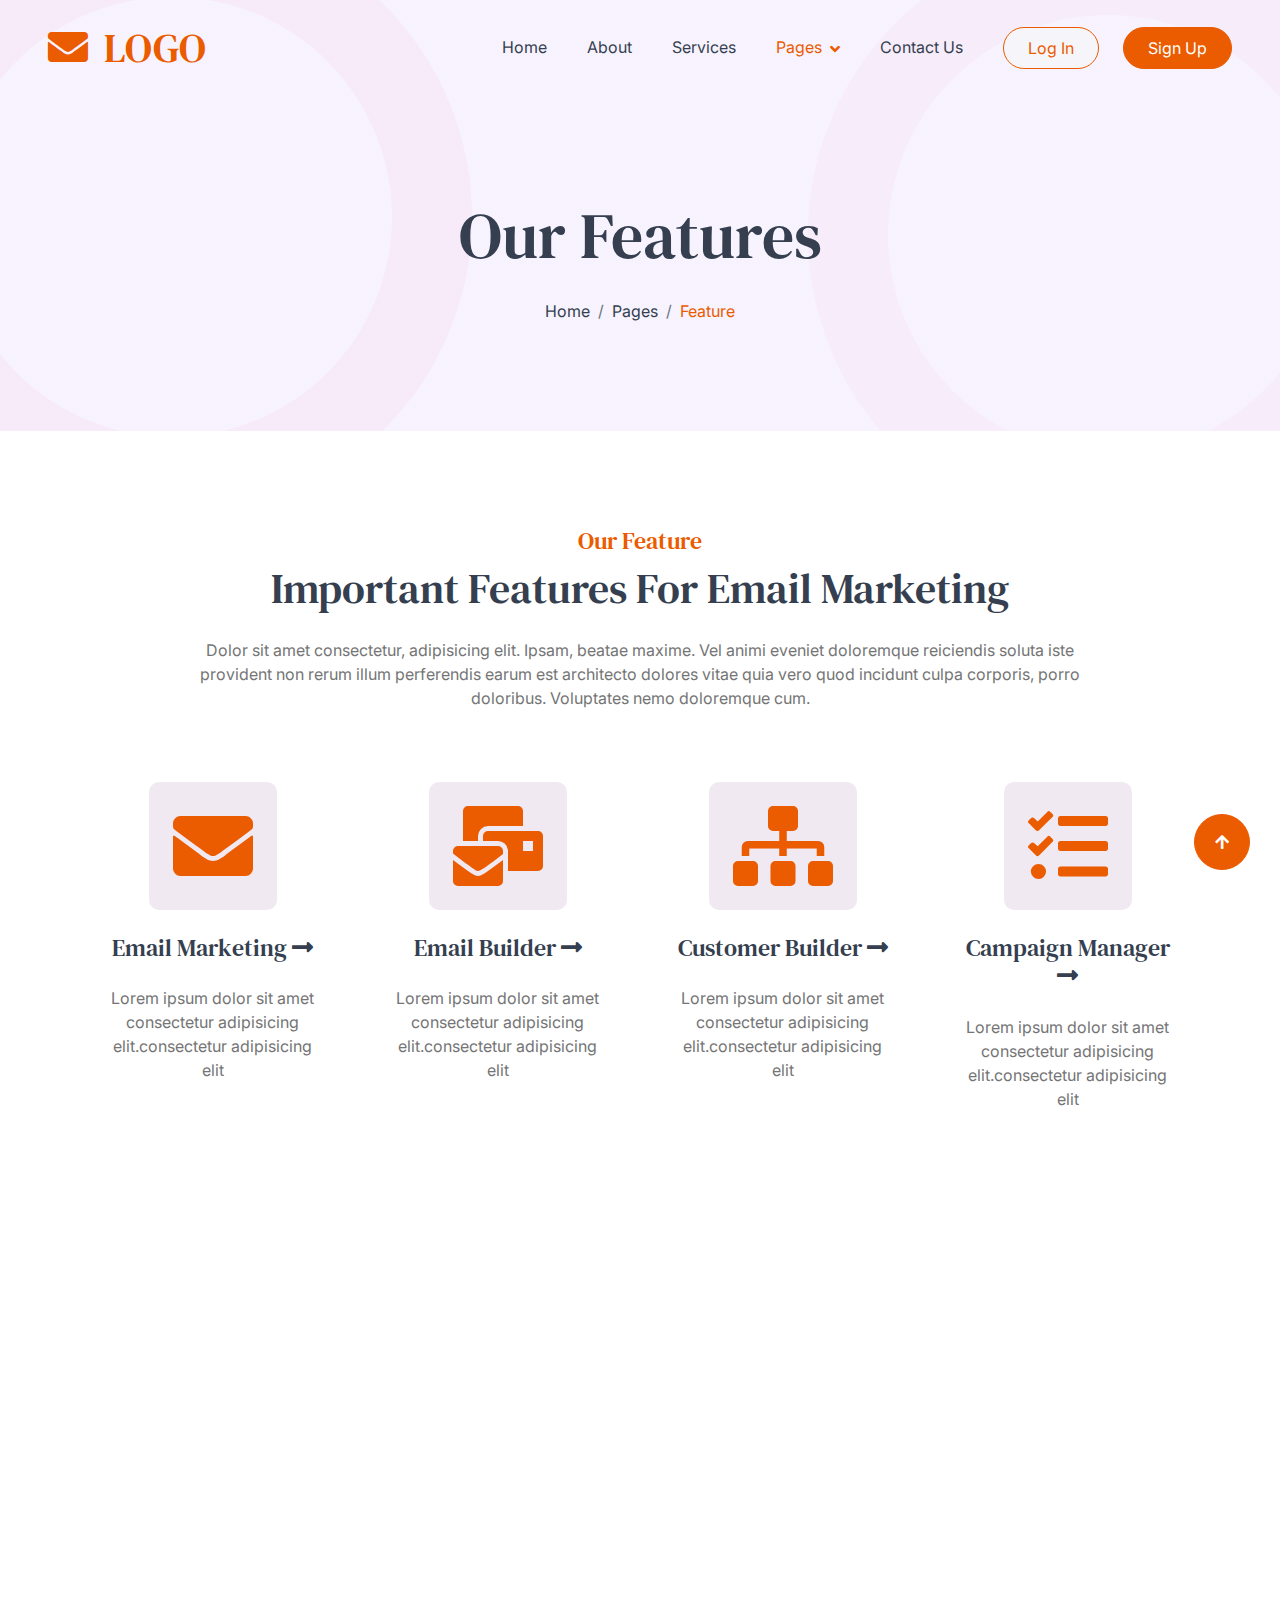
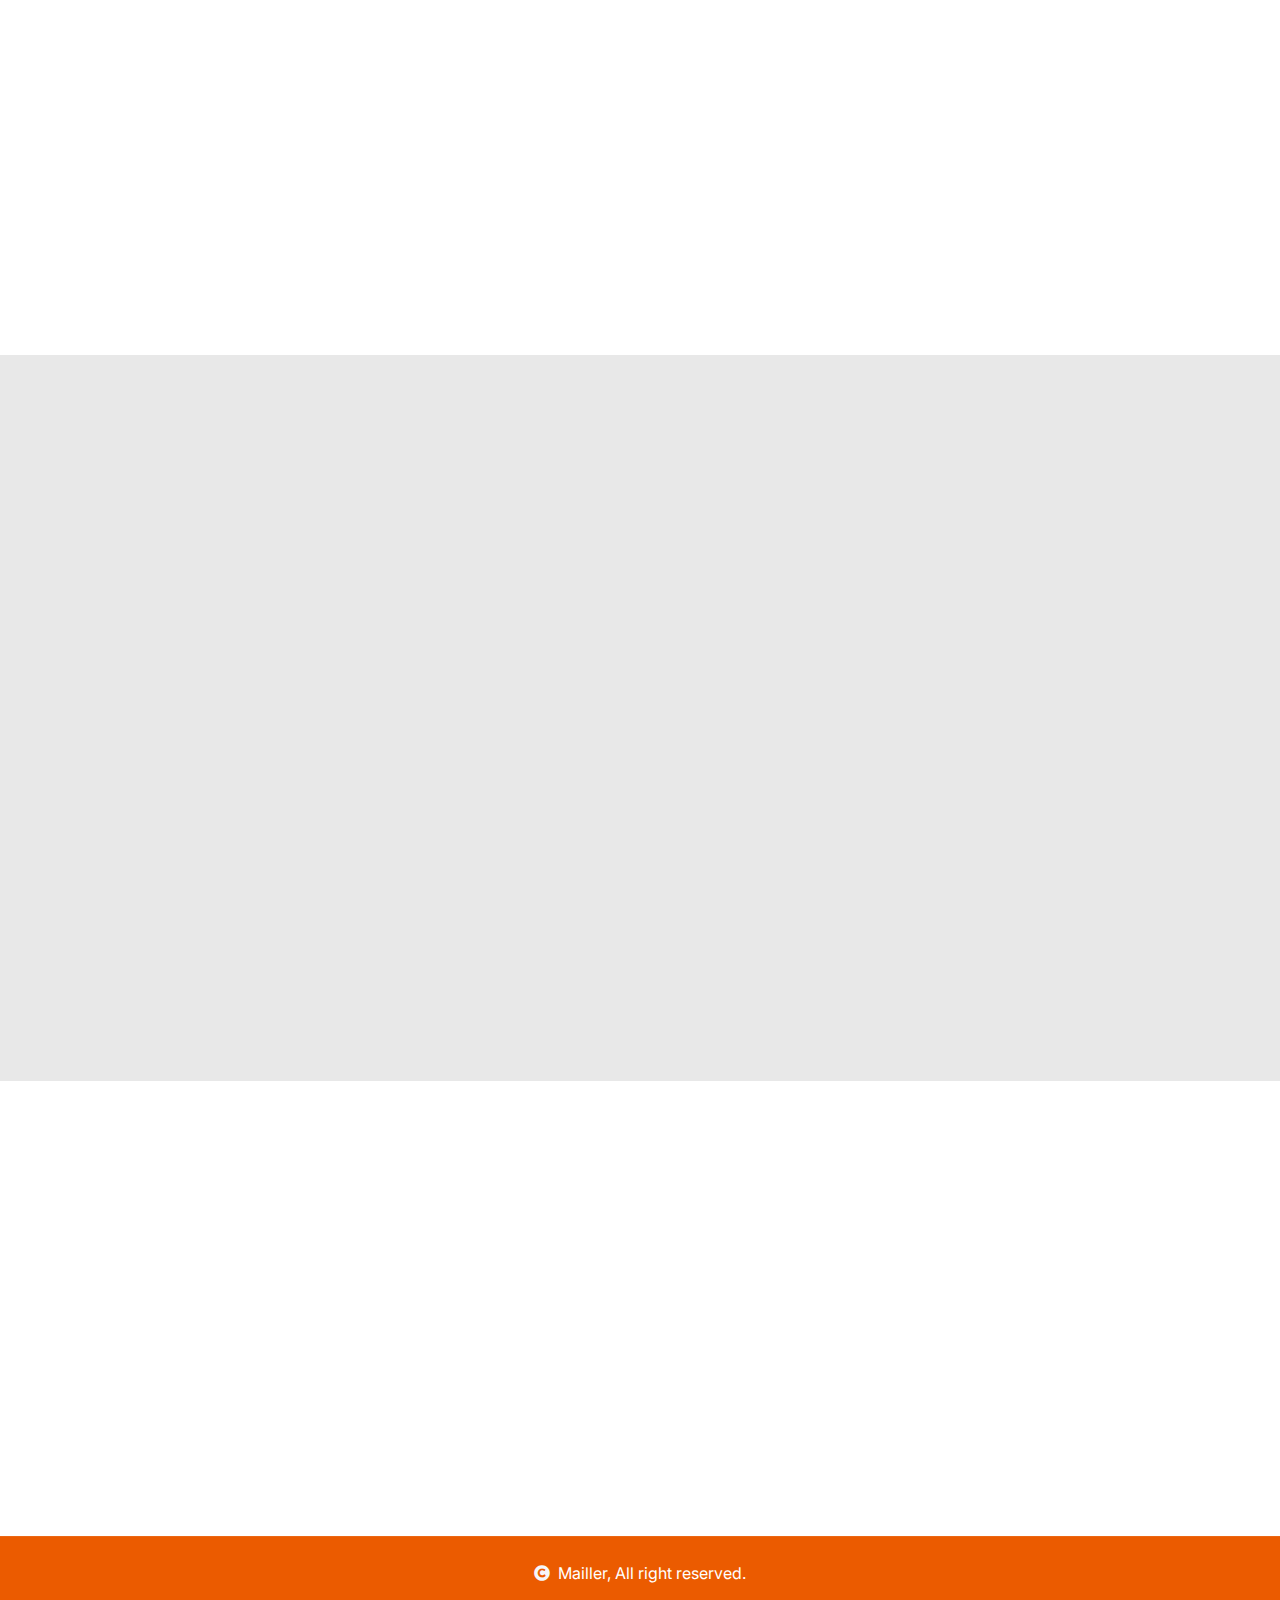
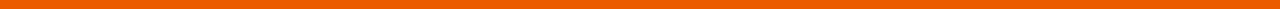
<file: feature.html>
<!DOCTYPE html>
<html lang="en">

<head>
    <meta charset="utf-8">
    <title>Messenger</title>
    <meta content="width=device-width, initial-scale=1.0" name="viewport">
    <meta content="" name="keywords">
    <meta content="" name="description">

    <!-- Google Web Fonts -->
    <link rel="preconnect" href="https://fonts.googleapis.com">
    <link rel="preconnect" href="https://fonts.gstatic.com" crossorigin>
    <link
        href="https://fonts.googleapis.com/css2?family=DM+Serif+Text:ital@0;1&family=Inter:ital,opsz,wght@0,14..32,100..900;1,14..32,100..900&display=swap"
        rel="stylesheet">

    <!-- Icon Font Stylesheet -->
    <link rel="stylesheet" href="https://use.fontawesome.com/releases/v5.15.4/css/all.css" />
    <link href="https://cdn.jsdelivr.net/npm/bootstrap-icons@1.4.1/font/bootstrap-icons.css" rel="stylesheet">

    <!-- Libraries Stylesheet -->
    <link href="lib/animate/animate.min.css" rel="stylesheet">
    <link href="lib/owlcarousel/assets/owl.carousel.min.css" rel="stylesheet">
    <link href="lib/lightbox/css/lightbox.min.css" rel="stylesheet">


    <!-- Customized Bootstrap Stylesheet -->
    <link href="css/bootstrap.min.css" rel="stylesheet">

    <!-- Template Stylesheet -->
    <link href="css/style.css" rel="stylesheet">
</head>

<body>

    <!-- Spinner Start -->
    <div id="spinner"
        class="show bg-white position-fixed translate-middle w-100 vh-100 top-50 start-50 d-flex align-items-center justify-content-center">
        <div class="spinner-border text-primary" style="width: 3rem; height: 3rem;" role="status">
            <span class="sr-only">Loading...</span>
        </div>
    </div>
    <!-- Spinner End -->


    <!-- Navbar & Hero Start -->
    <div class="container-fluid p-0">
        <nav class="navbar navbar-expand-lg navbar-light bg-transparent px-4 px-lg-5 py-3 py-lg-0">
            <a href="index.html" class="navbar-brand p-0">
                <h1 class="display-6 text-primary m-0"><i class="fas fa-envelope me-3"></i>LOGO</h1>
                <!-- <img src="img/logo.png" alt="Logo"> -->
            </a>
            <button class="navbar-toggler" type="button" data-bs-toggle="collapse" data-bs-target="#navbarCollapse">
                <span class="fa fa-bars"></span>
            </button>
            <div class="collapse navbar-collapse" id="navbarCollapse">
                <div class="navbar-nav ms-auto py-0">
                    <a href="index.html" class="nav-item nav-link">Home</a>
                    <a href="about.html" class="nav-item nav-link">About</a>
                    <a href="service.html" class="nav-item nav-link">Services</a>
                    <div class="nav-item dropdown">
                        <a href="#" class="nav-link dropdown-toggle active" data-bs-toggle="dropdown">Pages</a>
                        <div class="dropdown-menu m-0">
                            <a href="feature.html" class="dropdown-item active">Features</a>
                            <a href="pricing.html" class="dropdown-item">Pricing</a>
                            <a href="blog.html" class="dropdown-item">Blog</a>
                            <a href="testimonial.html" class="dropdown-item">Testimonial</a>
                            <a href="404.html" class="dropdown-item">404 Page</a>
                        </div>
                    </div>
                    <a href="contact.html" class="nav-item nav-link">Contact Us</a>
                </div>
                <a href="#" class="btn btn-light border border-primary rounded-pill text-primary py-2 px-4 me-4">Log
                    In</a>
                <a href="#" class="btn btn-primary rounded-pill text-white py-2 px-4">Sign Up</a>
            </div>
        </nav>
    </div>
    <!-- Navbar & Hero End -->


    <!-- Header Start -->
    <div class="container-fluid bg-breadcrumb">
        <ul class="breadcrumb-animation">
            <li></li>
            <li></li>
            <li></li>
            <li></li>
            <li></li>
            <li></li>
            <li></li>
            <li></li>
            <li></li>
            <li></li>
        </ul>
        <div class="container text-center py-5" style="max-width: 900px;">
            <h3 class="display-3 mb-4 wow fadeInDown" data-wow-delay="0.1s">Our Features</h1>
                <ol class="breadcrumb justify-content-center mb-0 wow fadeInDown" data-wow-delay="0.3s">
                    <li class="breadcrumb-item"><a href="index.html">Home</a></li>
                    <li class="breadcrumb-item"><a href="#">Pages</a></li>
                    <li class="breadcrumb-item active text-primary">Feature</li>
                </ol>
        </div>
    </div>
    <!-- Header End -->


    <!-- Feature Start -->
    <div class="container-fluid feature overflow-hidden py-5">
        <div class="container py-5">
            <div class="text-center mx-auto mb-5 wow fadeInUp" data-wow-delay="0.1s" style="max-width: 900px;">
                <h4 class="text-primary">Our Feature</h4>
                <h1 class="display-5 mb-4">Important Features For Email Marketing</h1>
                <p class="mb-0">Dolor sit amet consectetur, adipisicing elit. Ipsam, beatae maxime. Vel animi eveniet
                    doloremque reiciendis soluta iste provident non rerum illum perferendis earum est architecto dolores
                    vitae quia vero quod incidunt culpa corporis, porro doloribus. Voluptates nemo doloremque cum.
                </p>
            </div>
            <div class="row g-4 justify-content-center text-center mb-5">
                <div class="col-md-6 col-lg-4 col-xl-3 wow fadeInUp" data-wow-delay="0.1s">
                    <div class="text-center p-4">
                        <div class="d-inline-block rounded bg-light p-4 mb-4"><i
                                class="fas fa-envelope fa-5x text-secondary"></i></div>
                        <div class="feature-content">
                            <a href="#" class="h4">Email Marketing <i class="fa fa-long-arrow-alt-right"></i></a>
                            <p class="mt-4 mb-0">Lorem ipsum dolor sit amet consectetur adipisicing elit.consectetur
                                adipisicing elit
                            </p>
                        </div>
                    </div>
                </div>
                <div class="col-md-6 col-lg-4 col-xl-3 wow fadeInUp" data-wow-delay="0.3s">
                    <div class="text-center p-4">
                        <div class="d-inline-block rounded bg-light p-4 mb-4"><i
                                class="fas fa-mail-bulk fa-5x text-secondary"></i></div>
                        <div class="feature-content">
                            <a href="#" class="h4">Email Builder <i class="fa fa-long-arrow-alt-right"></i></a>
                            <p class="mt-4 mb-0">Lorem ipsum dolor sit amet consectetur adipisicing elit.consectetur
                                adipisicing elit
                            </p>
                        </div>
                    </div>
                </div>
                <div class="col-md-6 col-lg-4 col-xl-3 wow fadeInUp" data-wow-delay="0.5s">
                    <div class="text-center rounded p-4">
                        <div class="d-inline-block rounded bg-light p-4 mb-4"><i
                                class="fas fa-sitemap fa-5x text-secondary"></i></div>
                        <div class="feature-content">
                            <a href="#" class="h4">Customer Builder <i class="fa fa-long-arrow-alt-right"></i></a>
                            <p class="mt-4 mb-0">Lorem ipsum dolor sit amet consectetur adipisicing elit.consectetur
                                adipisicing elit
                            </p>
                        </div>
                    </div>
                </div>
                <div class="col-md-6 col-lg-4 col-xl-3 wow fadeInUp" data-wow-delay="0.7s">
                    <div class="text-center rounded p-4">
                        <div class="d-inline-block rounded bg-light p-4 mb-4"><i
                                class="fas fa-tasks fa-5x text-secondary"></i></div>
                        <div class="feature-content">
                            <a href="#" class="h4">Campaign Manager <i class="fa fa-long-arrow-alt-right"></i></a>
                            <p class="mt-4 mb-0">Lorem ipsum dolor sit amet consectetur adipisicing elit.consectetur
                                adipisicing elit
                            </p>
                        </div>
                    </div>
                </div>
                <div class="col-12 wow fadeInUp" data-wow-delay="0.1s">
                    <div class="my-3">
                        <a href="#" class="btn btn-primary d-inline rounded-pill px-5 py-3">More Features</a>
                    </div>
                </div>
            </div>
            <div class="row g-5 pt-5" style="margin-top: 6rem;">
                <div class="col-lg-6 wow fadeInLeft" data-wow-delay="0.1s">
                    <div class="feature-img RotateMoveLeft h-100" style="object-fit: cover;">
                        <img src="img/features-1.svg" class="img-fluid w-100 h-100" alt="">
                    </div>
                </div>
                <div class="col-lg-6 wow fadeInRight" data-wow-delay="0.1s">
                    <h4 class="text-primary">Fearutes</h4>
                    <h1 class="display-5 mb-4">Push Your Visitors Into Happy Customers</h1>
                    <p class="mb-4">Lorem ipsum dolor sit amet, consectetur adipisicing elit. Accusantium, suscipit
                        itaque quaerat dicta porro illum, autem, molestias ut animi ab aspernatur dolorum officia nam
                        dolore. Voluptatibus aliquam earum labore atque.
                    </p>
                    <div class="row g-4">
                        <div class="col-6">
                            <div class="d-flex">
                                <i class="fas fa-newspaper fa-4x text-secondary"></i>
                                <div class="d-flex flex-column ms-3">
                                    <h2 class="mb-0 fw-bold">285</h2>
                                    <small class="text-dark">Created Projects</small>
                                </div>
                            </div>
                        </div>
                        <div class="col-6">
                            <div class="d-flex">
                                <i class="fas fa-users fa-4x text-secondary"></i>
                                <div class="d-flex flex-column ms-3">
                                    <h2 class="mb-0 fw-bold">6560</h2>
                                    <small class="text-dark">Happy Clients</small>
                                </div>
                            </div>
                        </div>
                    </div>
                    <div class="my-4">
                        <a href="#" class="btn btn-primary rounded-pill py-3 px-5">Read More</a>
                    </div>
                </div>
            </div>
        </div>
    </div>
    <!-- Feature End -->


    <!-- FAQ Start -->
    <div class="container-fluid FAQ overflow-hidden py-5" style="background-color: #00000017 !important;">
        <div class="container py-5">
            <div class="row g-5 align-items-center">
                <div class="col-lg-6 wow fadeInLeft" data-wow-delay="0.1s">
                    <div class="accordion" id="accordionExample">
                        <div class="accordion-item border-0 mb-4">
                            <h2 class="accordion-header" id="headingOne">
                                <button class="accordion-button rounded-top" type="button" data-bs-toggle="collapse"
                                    data-bs-target="#collapseOne" aria-expanded="true" aria-controls="collapseTOne">
                                    Why did you choose Our Email Services?
                                </button>
                            </h2>
                            <div id="collapseOne" class="accordion-collapse collapse show" aria-labelledby="headingOne"
                                data-bs-parent="#accordionExample">
                                <div class="accordion-body my-2">
                                    <h5>Dolor sit amet consectetur adipisicing elit.</h5>
                                    <p>Lorem ipsum dolor sit amet consectetur adipisicing elit. Ad nemo impedit,
                                        sapiente quis illo quia nulla atque maxime fuga minima ipsa quae cum
                                        consequatur, sit, delectus exercitationem odit officiis maiores! Neque, quidem
                                        corrupti modi architecto eos saepe incidunt dignissimos rerum.</p>
                                    <p>Lorem ipsum dolor sit amet consectetur adipisicing elit. Dicta distinctio hic
                                        fuga odio excepturi ducimus sequi at. Doloribus, non aspernatur.</p>
                                </div>
                            </div>
                        </div>
                        <div class="accordion-item border-0 mb-4">
                            <h2 class="accordion-header" id="headingTwo">
                                <button class="accordion-button collapsed rounded-top" type="button"
                                    data-bs-toggle="collapse" data-bs-target="#collapseTwo" aria-expanded="false"
                                    aria-controls="collapseTwo">
                                    Are there any hidden charges?
                                </button>
                            </h2>
                            <div id="collapseTwo" class="accordion-collapse collapse" aria-labelledby="headingTwo"
                                data-bs-parent="#accordionExample">
                                <div class="accordion-body my-2">
                                    <h5>Dolor sit amet consectetur adipisicing elit.</h5>
                                    <p>Lorem ipsum dolor sit amet consectetur adipisicing elit. Ad nemo impedit,
                                        sapiente quis illo quia nulla atque maxime fuga minima ipsa quae cum
                                        consequatur, sit, delectus exercitationem odit officiis maiores! Neque, quidem
                                        corrupti modi architecto eos saepe incidunt dignissimos rerum.</p>
                                    <p>Lorem ipsum dolor sit amet consectetur adipisicing elit. Dicta distinctio hic
                                        fuga odio excepturi ducimus sequi at. Doloribus, non aspernatur.</p>
                                </div>
                            </div>
                        </div>
                        <div class="accordion-item border-0">
                            <h2 class="accordion-header" id="headingThree">
                                <button class="accordion-button collapsed rounded-top" type="button"
                                    data-bs-toggle="collapse" data-bs-target="#collapseThree" aria-expanded="false"
                                    aria-controls="collapseThree">
                                    What are the key challenges of email marketing?
                                </button>
                            </h2>
                            <div id="collapseThree" class="accordion-collapse collapse" aria-labelledby="headingThree"
                                data-bs-parent="#accordionExample">
                                <div class="accordion-body my-2">
                                    <h5>Dolor sit amet consectetur adipisicing elit.</h5>
                                    <p>Lorem ipsum dolor sit amet consectetur adipisicing elit. Ad nemo impedit,
                                        sapiente quis illo quia nulla atque maxime fuga minima ipsa quae cum
                                        consequatur, sit, delectus exercitationem odit officiis maiores! Neque, quidem
                                        corrupti modi architecto eos saepe incidunt dignissimos rerum.</p>
                                    <p>Lorem ipsum dolor sit amet consectetur adipisicing elit. Dicta distinctio hic
                                        fuga odio excepturi ducimus sequi at. Doloribus, non aspernatur.</p>
                                </div>
                            </div>
                        </div>
                    </div>
                </div>
                <div class="col-lg-6 wow fadeInRight" data-wow-delay="0.3s">
                    <div class="FAQ-img RotateMoveRight rounded">
                        <img src="img/about-1.svg" class="img-fluid w-100" alt="">
                    </div>
                </div>
            </div>
        </div>
    </div>
    <!-- FAQ End -->


    <!-- Footer Start -->
    <div class="container-fluid footer py-5 wow fadeIn" data-wow-delay="0.2s">
        <div class="container py-5">
            <div class="row g-5">
                <div class="col-md-6 col-lg-6 col-xl-3">
                    <div class="footer-item d-flex flex-column">
                        <h4 class="text-dark mb-4">Company</h4>
                        <a href=""> Why Mailler?</a>
                        <a href=""> Our Features</a>
                        <a href=""> Our Portfolio</a>
                        <a href=""> About Us</a>
                        <a href=""> Our Blog & News</a>
                        <a href=""> Get In Touch</a>
                    </div>
                </div>
                <div class="col-md-6 col-lg-6 col-xl-3">
                    <div class="footer-item d-flex flex-column">
                        <h4 class="mb-4 text-dark">Quick Links</h4>
                        <a href=""> About Us</a>
                        <a href=""> Contact Us</a>
                        <a href=""> Privacy Policy</a>
                        <a href=""> Terms & Conditions</a>
                        <a href=""> Our Blog & News</a>
                        <a href=""> Our Team</a>
                    </div>
                </div>
                <div class="col-md-6 col-lg-6 col-xl-3">
                    <div class="footer-item d-flex flex-column">
                        <h4 class="mb-4 text-dark">Services</h4>
                        <a href=""> All Services</a>
                        <a href=""> Promotional Emails</a>
                        <a href=""> Product Updates</a>
                        <a href=""> Email Marketing</a>
                        <a href=""> Acquistion Emails</a>
                        <a href=""> Retention Emails</a>
                    </div>
                </div>
                <div class="col-md-6 col-lg-6 col-xl-3">
                    <div class="footer-item d-flex flex-column">
                        <h4 class="mb-4 text-dark">Contact Info</h4>
                        <a href=""><i class="fa fa-map-marker-alt me-2"></i> 123 Street, New York, USA</a>
                        <a href=""><i class="fas fa-envelope me-2"></i> info@example.com</a>
                        <a href=""><i class="fas fa-phone me-2"></i> +012 345 67890</a>
                        <a href="" class="mb-3"><i class="fas fa-print me-2"></i> +012 345 67890</a>
                        <div class="d-flex align-items-center">
                            <i class="fas fa-share fa-2x text-secondary me-2"></i>
                            <a class="btn-square btn btn-primary rounded-circle mx-1" href=""><i
                                    class="fab fa-facebook-f"></i></a>
                            <a class="btn-square btn btn-primary rounded-circle mx-1" href=""><i
                                    class="fab fa-twitter"></i></a>
                            <a class="btn-square btn btn-primary rounded-circle mx-1" href=""><i
                                    class="fab fa-instagram"></i></a>
                            <a class="btn-square btn btn-primary rounded-circle mx-1" href=""><i
                                    class="fab fa-linkedin-in"></i></a>
                        </div>
                    </div>
                </div>
            </div>
        </div>
    </div>
    <!-- Footer End -->


    <!-- Copyright Start -->
    <div class="container-fluid copyright py-4">
        <div class="container">
            <div class="row g-4 align-items-center">
                <div class="text-center mb-md-0">
                    <span class="text-white"><a href="#"><i class="fas fa-copyright text-light me-2"></i>Mailler</a>,
                        All right reserved.</span>
                </div>
            </div>
        </div>
    </div>
    <!-- Copyright End -->

    <!-- Back to Top -->
    <a href="#" class="btn btn-primary btn-lg-square back-to-top"><i class="fa fa-arrow-up"></i></a>


    <!-- JavaScript Libraries -->
    <script src="https://ajax.googleapis.com/ajax/libs/jquery/3.6.4/jquery.min.js"></script>
    <script src="https://cdn.jsdelivr.net/npm/bootstrap@5.0.0/dist/js/bootstrap.bundle.min.js"></script>
    <script src="lib/wow/wow.min.js"></script>
    <script src="lib/easing/easing.min.js"></script>
    <script src="lib/waypoints/waypoints.min.js"></script>
    <script src="lib/counterup/counterup.min.js"></script>
    <script src="lib/owlcarousel/owl.carousel.min.js"></script>
    <script src="lib/lightbox/js/lightbox.min.js"></script>


    <!-- Template Javascript -->
    <script src="js/main.js"></script>
</body>

</html>
</file>
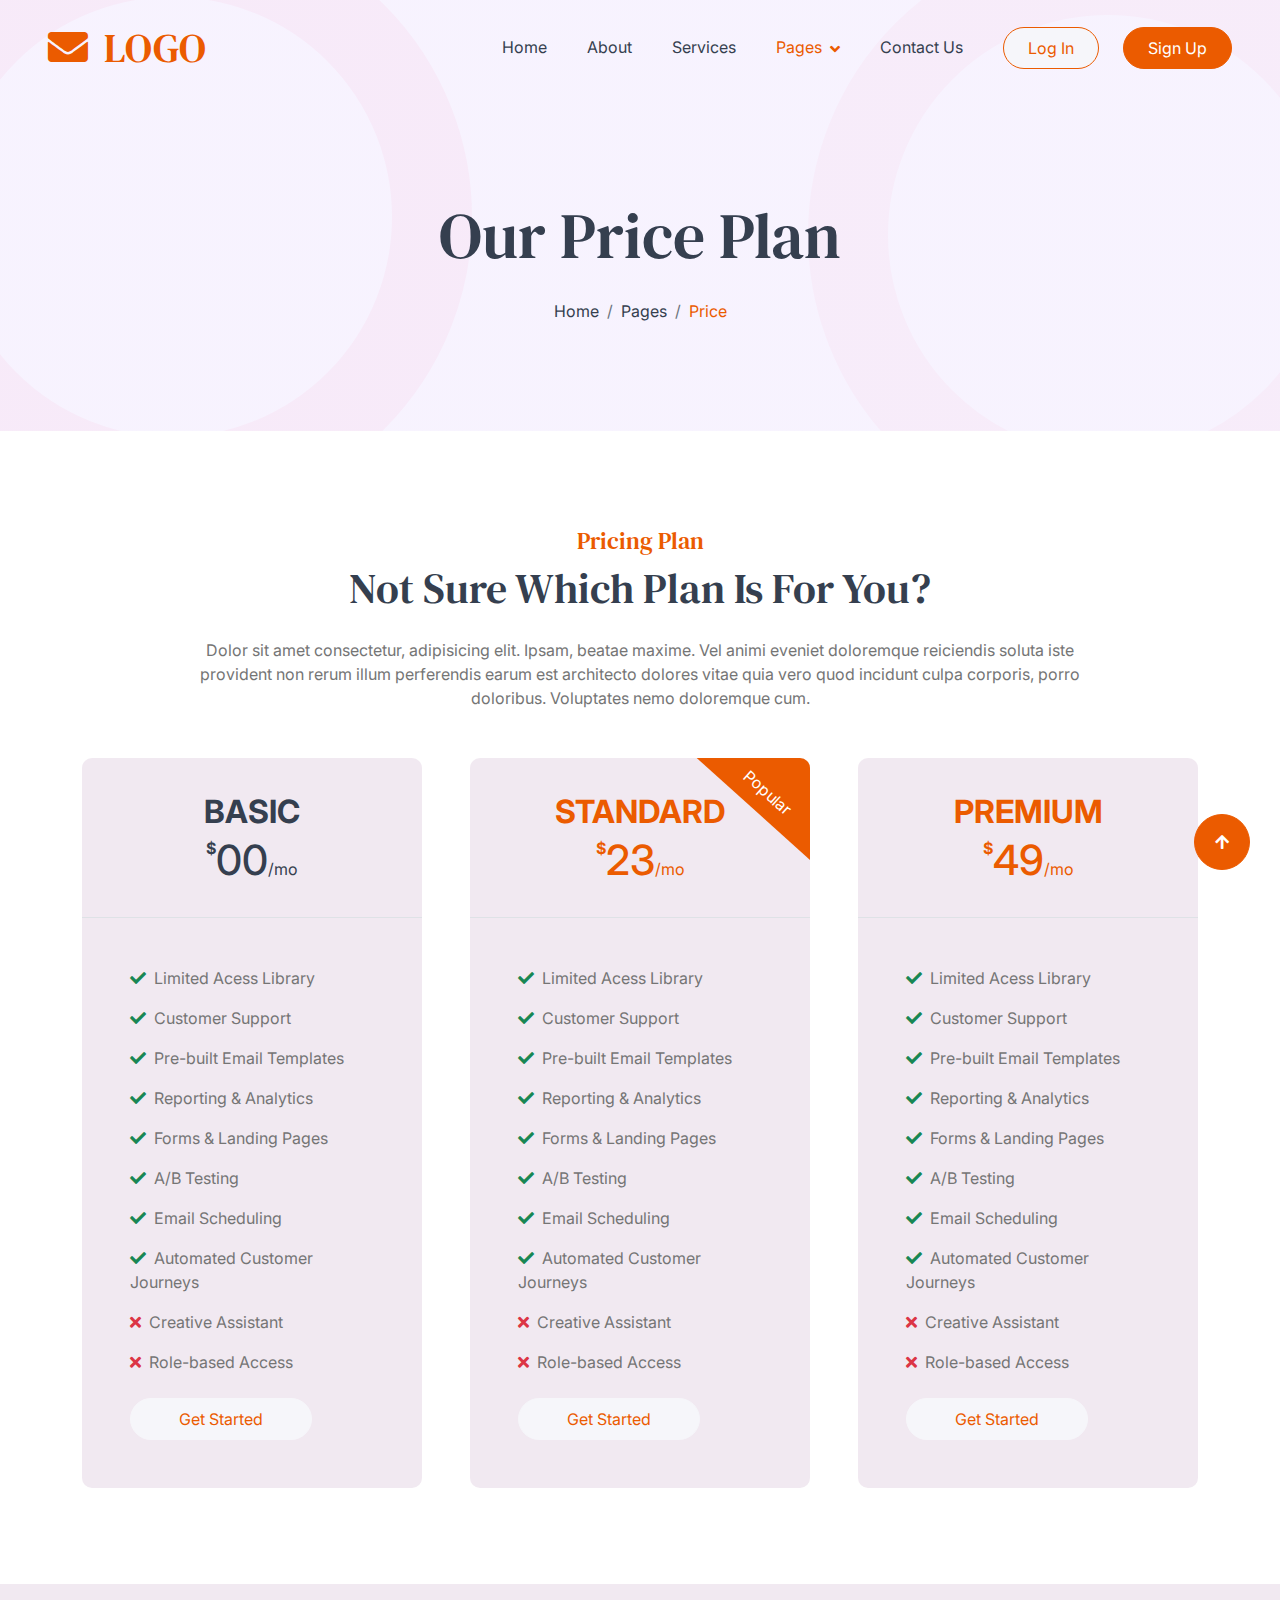
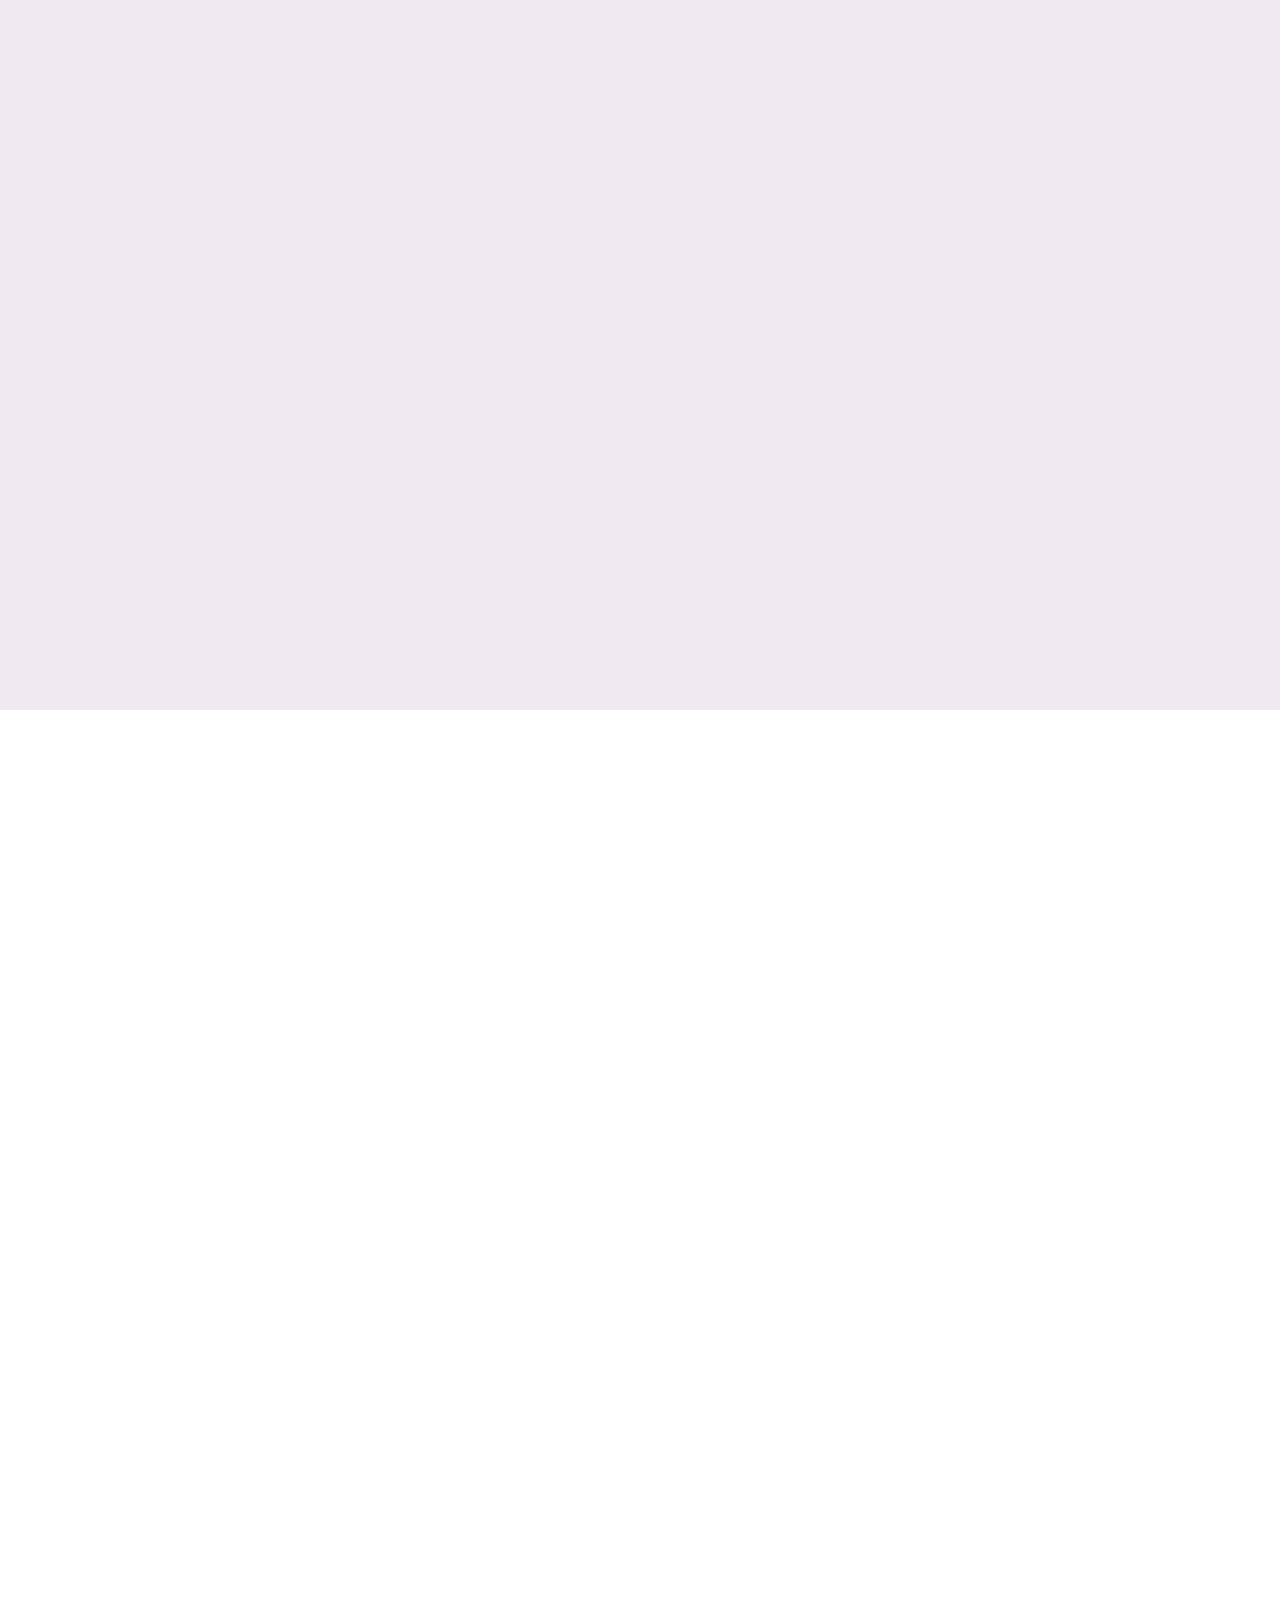
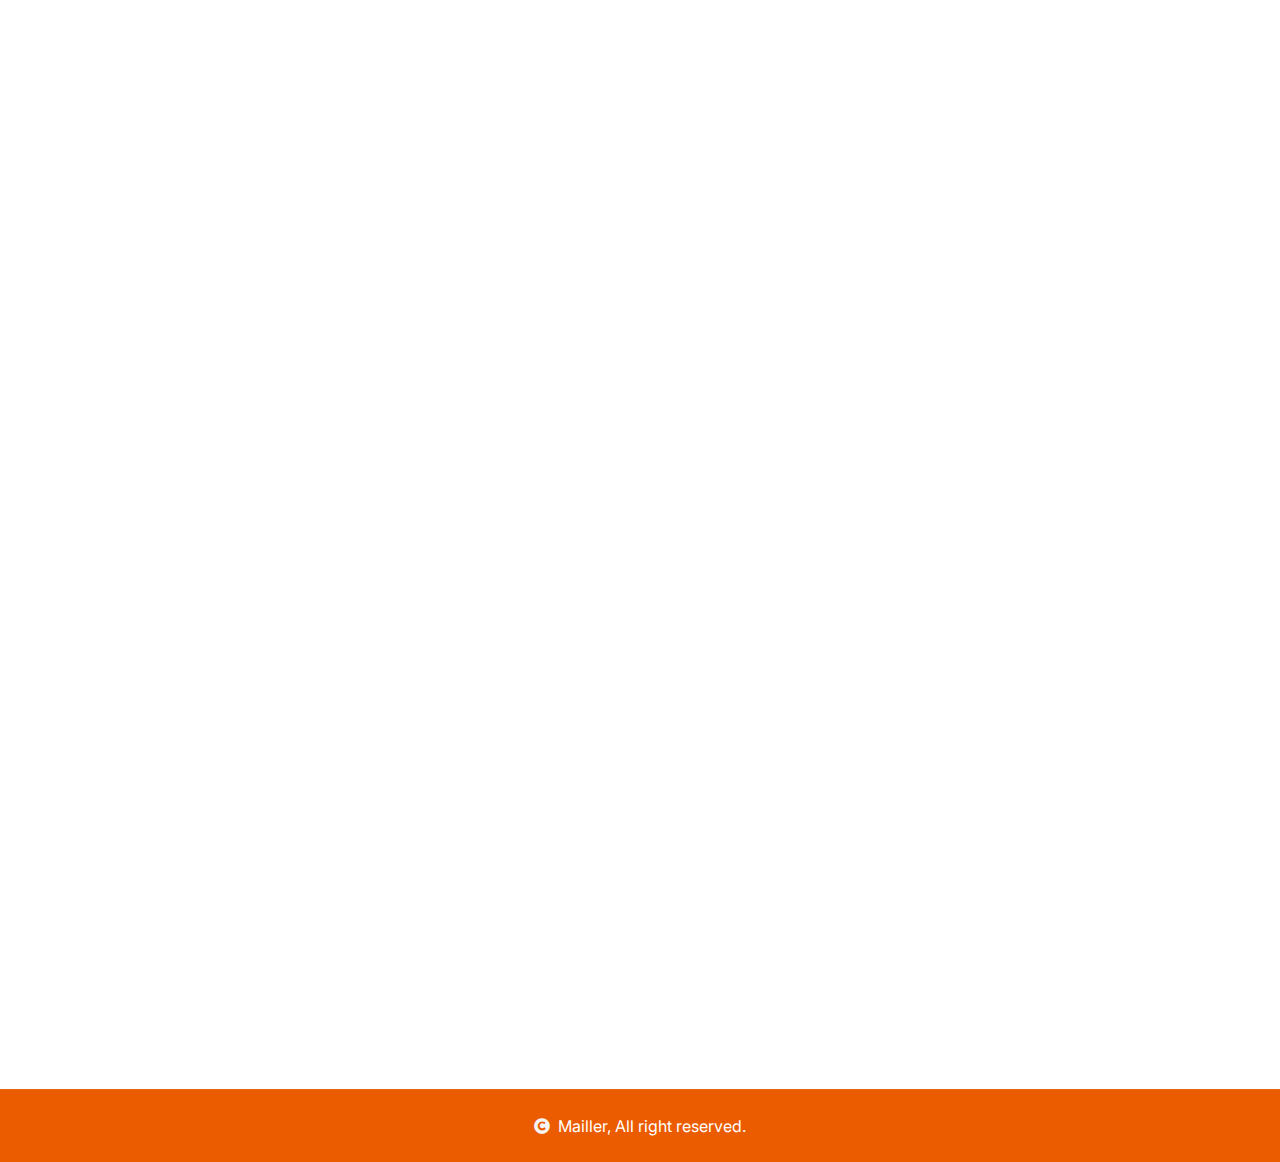
<file: pricing.html>
<!DOCTYPE html>
<html lang="en">

<head>
    <meta charset="utf-8">
    <title>Messenger</title>
    <meta content="width=device-width, initial-scale=1.0" name="viewport">
    <meta content="" name="keywords">
    <meta content="" name="description">

    <!-- Google Web Fonts -->
    <link rel="preconnect" href="https://fonts.googleapis.com">
    <link rel="preconnect" href="https://fonts.gstatic.com" crossorigin>
    <link
        href="https://fonts.googleapis.com/css2?family=DM+Serif+Text:ital@0;1&family=Inter:ital,opsz,wght@0,14..32,100..900;1,14..32,100..900&display=swap"
        rel="stylesheet">

    <!-- Icon Font Stylesheet -->
    <link rel="stylesheet" href="https://use.fontawesome.com/releases/v5.15.4/css/all.css" />
    <link href="https://cdn.jsdelivr.net/npm/bootstrap-icons@1.4.1/font/bootstrap-icons.css" rel="stylesheet">

    <!-- Libraries Stylesheet -->
    <link href="lib/animate/animate.min.css" rel="stylesheet">
    <link href="lib/owlcarousel/assets/owl.carousel.min.css" rel="stylesheet">
    <link href="lib/lightbox/css/lightbox.min.css" rel="stylesheet">


    <!-- Customized Bootstrap Stylesheet -->
    <link href="css/bootstrap.min.css" rel="stylesheet">

    <!-- Template Stylesheet -->
    <link href="css/style.css" rel="stylesheet">
</head>

<body>

    <!-- Spinner Start -->
    <div id="spinner"
        class="show bg-white position-fixed translate-middle w-100 vh-100 top-50 start-50 d-flex align-items-center justify-content-center">
        <div class="spinner-border text-primary" style="width: 3rem; height: 3rem;" role="status">
            <span class="sr-only">Loading...</span>
        </div>
    </div>
    <!-- Spinner End -->


    <!-- Navbar & Hero Start -->
    <div class="container-fluid p-0">
        <nav class="navbar navbar-expand-lg navbar-light bg-transparent px-4 px-lg-5 py-3 py-lg-0">
            <a href="index.html" class="navbar-brand p-0">
                <h1 class="display-6 text-primary m-0"><i class="fas fa-envelope me-3"></i>LOGO</h1>
                <!-- <img src="img/logo.png" alt="Logo"> -->
            </a>
            <button class="navbar-toggler" type="button" data-bs-toggle="collapse" data-bs-target="#navbarCollapse">
                <span class="fa fa-bars"></span>
            </button>
            <div class="collapse navbar-collapse" id="navbarCollapse">
                <div class="navbar-nav ms-auto py-0">
                    <a href="index.html" class="nav-item nav-link">Home</a>
                    <a href="about.html" class="nav-item nav-link">About</a>
                    <a href="service.html" class="nav-item nav-link">Services</a>
                    <div class="nav-item dropdown">
                        <a href="#" class="nav-link dropdown-toggle active" data-bs-toggle="dropdown">Pages</a>
                        <div class="dropdown-menu m-0">
                            <a href="feature.html" class="dropdown-item">Features</a>
                            <a href="pricing.html" class="dropdown-item active">Pricing</a>
                            <a href="blog.html" class="dropdown-item">Blog</a>
                            <a href="testimonial.html" class="dropdown-item">Testimonial</a>
                            <a href="404.html" class="dropdown-item">404 Page</a>
                        </div>
                    </div>
                    <a href="contact.html" class="nav-item nav-link">Contact Us</a>
                </div>
                <a href="#" class="btn btn-light border border-primary rounded-pill text-primary py-2 px-4 me-4">Log
                    In</a>
                <a href="#" class="btn btn-primary rounded-pill text-white py-2 px-4">Sign Up</a>
            </div>
        </nav>
    </div>
    <!-- Navbar & Hero End -->


    <!-- Header Start -->
    <div class="container-fluid bg-breadcrumb">
        <ul class="breadcrumb-animation">
            <li></li>
            <li></li>
            <li></li>
            <li></li>
            <li></li>
            <li></li>
            <li></li>
            <li></li>
            <li></li>
            <li></li>
        </ul>
        <div class="container text-center py-5" style="max-width: 900px;">
            <h3 class="display-3 mb-4 wow fadeInDown" data-wow-delay="0.1s">Our Price Plan</h1>
                <ol class="breadcrumb justify-content-center mb-0 wow fadeInDown" data-wow-delay="0.3s">
                    <li class="breadcrumb-item"><a href="index.html">Home</a></li>
                    <li class="breadcrumb-item"><a href="#">Pages</a></li>
                    <li class="breadcrumb-item active text-primary">Price</li>
                </ol>
        </div>
    </div>
    <!-- Header End -->


    <!-- Pricing Start -->
    <div class="container-fluid price py-5">
        <div class="container py-5">
            <div class="text-center mx-auto mb-5 wow fadeInUp" data-wow-delay="0.1s" style="max-width: 900px;">
                <h4 class="text-primary">Pricing Plan</h4>
                <h1 class="display-5 mb-4">Not Sure Which Plan Is For You?</h1>
                <p class="mb-0">Dolor sit amet consectetur, adipisicing elit. Ipsam, beatae maxime. Vel animi eveniet
                    doloremque reiciendis soluta iste provident non rerum illum perferendis earum est architecto dolores
                    vitae quia vero quod incidunt culpa corporis, porro doloribus. Voluptates nemo doloremque cum.
                </p>
            </div>
            <div class="row g-5 justify-content-center">
                <div class="col-md-6 col-lg-6 col-xl-4 wow fadeInUp" data-wow-delay="0.1s">
                    <div class="price-item bg-light rounded text-center">
                        <div class="text-center text-dark border-bottom d-flex flex-column justify-content-center p-4"
                            style="width: 100%; height: 160px;">
                            <p class="fs-2 fw-bold text-uppercase mb-0">BASIC</p>
                            <div class="d-flex justify-content-center">
                                <strong class="align-self-start">$</strong>
                                <p class="mb-0"><span class="display-5">00</span>/mo</p>
                            </div>
                        </div>
                        <div class="text-start p-5">
                            <p><i class="fas fa-check text-success me-1"></i> Limited Acess Library</p>
                            <p><i class="fas fa-check text-success me-1"></i> Customer Support</p>
                            <p><i class="fas fa-check text-success me-1"></i> Pre-built Email Templates</p>
                            <p><i class="fas fa-check text-success me-1"></i> Reporting & Analytics</p>
                            <p><i class="fas fa-check text-success me-1"></i> Forms & Landing Pages</p>
                            <p><i class="fas fa-check text-success me-1"></i> A/B Testing</p>
                            <p><i class="fas fa-check text-success me-1"></i> Email Scheduling</p>
                            <p><i class="fas fa-check text-success me-1"></i> Automated Customer Journeys</p>
                            <p><i class="fas fa-times text-danger me-1"></i> Creative Assistant</p>
                            <p class="mb-4"><i class="fas fa-times text-danger me-1"></i> Role-based Access</p>
                            <button class="btn btn-light rounded-pill py-2 px-5" type="button">Get Started</button>
                        </div>
                    </div>
                </div>
                <div class="col-md-6 col-lg-6 col-xl-4 wow fadeInUp" data-wow-delay="0.3s">
                    <div class="price-item bg-light rounded text-center">
                        <div class="pice-item-offer">Popular</div>
                        <div class="text-center text-primary border-bottom d-flex flex-column justify-content-center p-4"
                            style="width: 100%; height: 160px;">
                            <p class="fs-2 fw-bold text-uppercase mb-0">Standard</p>
                            <div class="d-flex justify-content-center">
                                <strong class="align-self-start">$</strong>
                                <p class="mb-0"><span class="display-5">23</span>/mo</p>
                            </div>
                        </div>
                        <div class="text-start p-5">
                            <p><i class="fas fa-check text-success me-1"></i> Limited Acess Library</p>
                            <p><i class="fas fa-check text-success me-1"></i> Customer Support</p>
                            <p><i class="fas fa-check text-success me-1"></i> Pre-built Email Templates</p>
                            <p><i class="fas fa-check text-success me-1"></i> Reporting & Analytics</p>
                            <p><i class="fas fa-check text-success me-1"></i> Forms & Landing Pages</p>
                            <p><i class="fas fa-check text-success me-1"></i> A/B Testing</p>
                            <p><i class="fas fa-check text-success me-1"></i> Email Scheduling</p>
                            <p><i class="fas fa-check text-success me-1"></i> Automated Customer Journeys</p>
                            <p><i class="fas fa-times text-danger me-1"></i> Creative Assistant</p>
                            <p class="mb-4"><i class="fas fa-times text-danger me-1"></i> Role-based Access</p>
                            <button class="btn btn-light rounded-pill py-2 px-5" type="button">Get Started</button>
                        </div>
                    </div>
                </div>
                <div class="col-md-6 col-lg-6 col-xl-4 wow fadeInUp" data-wow-delay="0.5s">
                    <div class="price-item bg-light rounded text-center">
                        <div class="text-center text-secondary border-bottom d-flex flex-column justify-content-center p-4"
                            style="width: 100%; height: 160px;">
                            <p class="fs-2 fw-bold text-uppercase mb-0">Premium</p>
                            <div class="d-flex justify-content-center">
                                <strong class="align-self-start">$</strong>
                                <p class="mb-0"><span class="display-5">49</span>/mo</p>
                            </div>
                        </div>
                        <div class="text-start p-5">
                            <p><i class="fas fa-check text-success me-1"></i> Limited Acess Library</p>
                            <p><i class="fas fa-check text-success me-1"></i> Customer Support</p>
                            <p><i class="fas fa-check text-success me-1"></i> Pre-built Email Templates</p>
                            <p><i class="fas fa-check text-success me-1"></i> Reporting & Analytics</p>
                            <p><i class="fas fa-check text-success me-1"></i> Forms & Landing Pages</p>
                            <p><i class="fas fa-check text-success me-1"></i> A/B Testing</p>
                            <p><i class="fas fa-check text-success me-1"></i> Email Scheduling</p>
                            <p><i class="fas fa-check text-success me-1"></i> Automated Customer Journeys</p>
                            <p><i class="fas fa-times text-danger me-1"></i> Creative Assistant</p>
                            <p class="mb-4"><i class="fas fa-times text-danger me-1"></i> Role-based Access</p>
                            <button class="btn btn-light rounded-pill py-2 px-5" type="button">Get Started</button>
                        </div>
                    </div>
                </div>
            </div>
        </div>
    </div>
    <!-- Pricing End -->


    <!-- FAQ Start -->
    <div class="container-fluid FAQ bg-light overflow-hidden py-5">
        <div class="container py-5">
            <div class="row g-5 align-items-center">
                <div class="col-lg-6 wow fadeInLeft" data-wow-delay="0.1s">
                    <div class="accordion" id="accordionExample">
                        <div class="accordion-item border-0 mb-4">
                            <h2 class="accordion-header" id="headingOne">
                                <button class="accordion-button rounded-top" type="button" data-bs-toggle="collapse"
                                    data-bs-target="#collapseOne" aria-expanded="true" aria-controls="collapseTOne">
                                    Why did you choose Our Email Services?
                                </button>
                            </h2>
                            <div id="collapseOne" class="accordion-collapse collapse show" aria-labelledby="headingOne"
                                data-bs-parent="#accordionExample">
                                <div class="accordion-body my-2">
                                    <h5>Dolor sit amet consectetur adipisicing elit.</h5>
                                    <p>Lorem ipsum dolor sit amet consectetur adipisicing elit. Ad nemo impedit,
                                        sapiente quis illo quia nulla atque maxime fuga minima ipsa quae cum
                                        consequatur, sit, delectus exercitationem odit officiis maiores! Neque, quidem
                                        corrupti modi architecto eos saepe incidunt dignissimos rerum.</p>
                                    <p>Lorem ipsum dolor sit amet consectetur adipisicing elit. Dicta distinctio hic
                                        fuga odio excepturi ducimus sequi at. Doloribus, non aspernatur.</p>
                                </div>
                            </div>
                        </div>
                        <div class="accordion-item border-0 mb-4">
                            <h2 class="accordion-header" id="headingTwo">
                                <button class="accordion-button collapsed rounded-top" type="button"
                                    data-bs-toggle="collapse" data-bs-target="#collapseTwo" aria-expanded="false"
                                    aria-controls="collapseTwo">
                                    Are there any hidden charges?
                                </button>
                            </h2>
                            <div id="collapseTwo" class="accordion-collapse collapse" aria-labelledby="headingTwo"
                                data-bs-parent="#accordionExample">
                                <div class="accordion-body my-2">
                                    <h5>Dolor sit amet consectetur adipisicing elit.</h5>
                                    <p>Lorem ipsum dolor sit amet consectetur adipisicing elit. Ad nemo impedit,
                                        sapiente quis illo quia nulla atque maxime fuga minima ipsa quae cum
                                        consequatur, sit, delectus exercitationem odit officiis maiores! Neque, quidem
                                        corrupti modi architecto eos saepe incidunt dignissimos rerum.</p>
                                    <p>Lorem ipsum dolor sit amet consectetur adipisicing elit. Dicta distinctio hic
                                        fuga odio excepturi ducimus sequi at. Doloribus, non aspernatur.</p>
                                </div>
                            </div>
                        </div>
                        <div class="accordion-item border-0">
                            <h2 class="accordion-header" id="headingThree">
                                <button class="accordion-button collapsed rounded-top" type="button"
                                    data-bs-toggle="collapse" data-bs-target="#collapseThree" aria-expanded="false"
                                    aria-controls="collapseThree">
                                    What are the key challenges of email marketing?
                                </button>
                            </h2>
                            <div id="collapseThree" class="accordion-collapse collapse" aria-labelledby="headingThree"
                                data-bs-parent="#accordionExample">
                                <div class="accordion-body my-2">
                                    <h5>Dolor sit amet consectetur adipisicing elit.</h5>
                                    <p>Lorem ipsum dolor sit amet consectetur adipisicing elit. Ad nemo impedit,
                                        sapiente quis illo quia nulla atque maxime fuga minima ipsa quae cum
                                        consequatur, sit, delectus exercitationem odit officiis maiores! Neque, quidem
                                        corrupti modi architecto eos saepe incidunt dignissimos rerum.</p>
                                    <p>Lorem ipsum dolor sit amet consectetur adipisicing elit. Dicta distinctio hic
                                        fuga odio excepturi ducimus sequi at. Doloribus, non aspernatur.</p>
                                </div>
                            </div>
                        </div>
                    </div>
                </div>
                <div class="col-lg-6 wow fadeInRight" data-wow-delay="0.3s">
                    <div class="FAQ-img RotateMoveRight rounded">
                        <img src="img/about-1.svg" class="img-fluid w-100" alt="">
                    </div>
                </div>
            </div>
        </div>
    </div>
    <!-- FAQ End -->


    <!-- Feature Start -->
    <div class="container-fluid feature overflow-hidden py-5">
        <div class="container py-5">
            <div class="text-center mx-auto mb-5 wow fadeInUp" data-wow-delay="0.1s" style="max-width: 900px;">
                <h4 class="text-primary">Our Feature</h4>
                <h1 class="display-5 mb-4">Important Features For Email Marketing</h1>
                <p class="mb-0">Dolor sit amet consectetur, adipisicing elit. Ipsam, beatae maxime. Vel animi eveniet
                    doloremque reiciendis soluta iste provident non rerum illum perferendis earum est architecto dolores
                    vitae quia vero quod incidunt culpa corporis, porro doloribus. Voluptates nemo doloremque cum.
                </p>
            </div>
            <div class="row g-4 justify-content-center text-center mb-5">
                <div class="col-md-6 col-lg-4 col-xl-3 wow fadeInUp" data-wow-delay="0.1s">
                    <div class="text-center p-4">
                        <div class="d-inline-block rounded bg-light p-4 mb-4"><i
                                class="fas fa-envelope fa-5x text-secondary"></i></div>
                        <div class="feature-content">
                            <a href="#" class="h4">Email Marketing <i class="fa fa-long-arrow-alt-right"></i></a>
                            <p class="mt-4 mb-0">Lorem ipsum dolor sit amet consectetur adipisicing elit.consectetur
                                adipisicing elit
                            </p>
                        </div>
                    </div>
                </div>
                <div class="col-md-6 col-lg-4 col-xl-3 wow fadeInUp" data-wow-delay="0.3s">
                    <div class="text-center p-4">
                        <div class="d-inline-block rounded bg-light p-4 mb-4"><i
                                class="fas fa-mail-bulk fa-5x text-secondary"></i></div>
                        <div class="feature-content">
                            <a href="#" class="h4">Email Builder <i class="fa fa-long-arrow-alt-right"></i></a>
                            <p class="mt-4 mb-0">Lorem ipsum dolor sit amet consectetur adipisicing elit.consectetur
                                adipisicing elit
                            </p>
                        </div>
                    </div>
                </div>
                <div class="col-md-6 col-lg-4 col-xl-3 wow fadeInUp" data-wow-delay="0.5s">
                    <div class="text-center rounded p-4">
                        <div class="d-inline-block rounded bg-light p-4 mb-4"><i
                                class="fas fa-sitemap fa-5x text-secondary"></i></div>
                        <div class="feature-content">
                            <a href="#" class="h4">Customer Builder <i class="fa fa-long-arrow-alt-right"></i></a>
                            <p class="mt-4 mb-0">Lorem ipsum dolor sit amet consectetur adipisicing elit.consectetur
                                adipisicing elit
                            </p>
                        </div>
                    </div>
                </div>
                <div class="col-md-6 col-lg-4 col-xl-3 wow fadeInUp" data-wow-delay="0.7s">
                    <div class="text-center rounded p-4">
                        <div class="d-inline-block rounded bg-light p-4 mb-4"><i
                                class="fas fa-tasks fa-5x text-secondary"></i></div>
                        <div class="feature-content">
                            <a href="#" class="h4">Campaign Manager <i class="fa fa-long-arrow-alt-right"></i></a>
                            <p class="mt-4 mb-0">Lorem ipsum dolor sit amet consectetur adipisicing elit.consectetur
                                adipisicing elit
                            </p>
                        </div>
                    </div>
                </div>
                <div class="col-12 wow fadeInUp" data-wow-delay="0.1s">
                    <div class="my-3">
                        <a href="#" class="btn btn-primary d-inline rounded-pill px-5 py-3">More Features</a>
                    </div>
                </div>
            </div>
            <div class="row g-5 pt-5" style="margin-top: 6rem;">
                <div class="col-lg-6 wow fadeInLeft" data-wow-delay="0.1s">
                    <div class="feature-img RotateMoveLeft h-100" style="object-fit: cover;">
                        <img src="img/features-1.svg" class="img-fluid w-100 h-100" alt="">
                    </div>
                </div>
                <div class="col-lg-6 wow fadeInRight" data-wow-delay="0.1s">
                    <h4 class="text-primary">Fearutes</h4>
                    <h1 class="display-5 mb-4">Push Your Visitors Into Happy Customers</h1>
                    <p class="mb-4">Lorem ipsum dolor sit amet, consectetur adipisicing elit. Accusantium, suscipit
                        itaque quaerat dicta porro illum, autem, molestias ut animi ab aspernatur dolorum officia nam
                        dolore. Voluptatibus aliquam earum labore atque.
                    </p>
                    <div class="row g-4">
                        <div class="col-6">
                            <div class="d-flex">
                                <i class="fas fa-newspaper fa-4x text-secondary"></i>
                                <div class="d-flex flex-column ms-3">
                                    <h2 class="mb-0 fw-bold">285</h2>
                                    <small class="text-dark">Created Projects</small>
                                </div>
                            </div>
                        </div>
                        <div class="col-6">
                            <div class="d-flex">
                                <i class="fas fa-users fa-4x text-secondary"></i>
                                <div class="d-flex flex-column ms-3">
                                    <h2 class="mb-0 fw-bold">6560</h2>
                                    <small class="text-dark">Happy Clients</small>
                                </div>
                            </div>
                        </div>
                    </div>
                    <div class="my-4">
                        <a href="#" class="btn btn-primary rounded-pill py-3 px-5">Read More</a>
                    </div>
                </div>
            </div>
        </div>
    </div>
    <!-- Feature End -->


    <!-- Footer Start -->
    <div class="container-fluid footer py-5 wow fadeIn" data-wow-delay="0.2s">
        <div class="container py-5">
            <div class="row g-5">
                <div class="col-md-6 col-lg-6 col-xl-3">
                    <div class="footer-item d-flex flex-column">
                        <h4 class="text-dark mb-4">Company</h4>
                        <a href=""> Why Mailler?</a>
                        <a href=""> Our Features</a>
                        <a href=""> Our Portfolio</a>
                        <a href=""> About Us</a>
                        <a href=""> Our Blog & News</a>
                        <a href=""> Get In Touch</a>
                    </div>
                </div>
                <div class="col-md-6 col-lg-6 col-xl-3">
                    <div class="footer-item d-flex flex-column">
                        <h4 class="mb-4 text-dark">Quick Links</h4>
                        <a href=""> About Us</a>
                        <a href=""> Contact Us</a>
                        <a href=""> Privacy Policy</a>
                        <a href=""> Terms & Conditions</a>
                        <a href=""> Our Blog & News</a>
                        <a href=""> Our Team</a>
                    </div>
                </div>
                <div class="col-md-6 col-lg-6 col-xl-3">
                    <div class="footer-item d-flex flex-column">
                        <h4 class="mb-4 text-dark">Services</h4>
                        <a href=""> All Services</a>
                        <a href=""> Promotional Emails</a>
                        <a href=""> Product Updates</a>
                        <a href=""> Email Marketing</a>
                        <a href=""> Acquistion Emails</a>
                        <a href=""> Retention Emails</a>
                    </div>
                </div>
                <div class="col-md-6 col-lg-6 col-xl-3">
                    <div class="footer-item d-flex flex-column">
                        <h4 class="mb-4 text-dark">Contact Info</h4>
                        <a href=""><i class="fa fa-map-marker-alt me-2"></i> 123 Street, New York, USA</a>
                        <a href=""><i class="fas fa-envelope me-2"></i> info@example.com</a>
                        <a href=""><i class="fas fa-phone me-2"></i> +012 345 67890</a>
                        <a href="" class="mb-3"><i class="fas fa-print me-2"></i> +012 345 67890</a>
                        <div class="d-flex align-items-center">
                            <i class="fas fa-share fa-2x text-secondary me-2"></i>
                            <a class="btn-square btn btn-primary rounded-circle mx-1" href=""><i
                                    class="fab fa-facebook-f"></i></a>
                            <a class="btn-square btn btn-primary rounded-circle mx-1" href=""><i
                                    class="fab fa-twitter"></i></a>
                            <a class="btn-square btn btn-primary rounded-circle mx-1" href=""><i
                                    class="fab fa-instagram"></i></a>
                            <a class="btn-square btn btn-primary rounded-circle mx-1" href=""><i
                                    class="fab fa-linkedin-in"></i></a>
                        </div>
                    </div>
                </div>
            </div>
        </div>
    </div>
    <!-- Footer End -->


    <!-- Copyright Start -->
    <div class="container-fluid copyright py-4">
        <div class="container">
            <div class="row g-4 align-items-center">
                <div class="text-center mb-md-0">
                    <span class="text-white"><a href="#"><i class="fas fa-copyright text-light me-2"></i>Mailler</a>,
                        All right reserved.</span>
                </div>
            </div>
        </div>
    </div>
    <!-- Copyright End -->


    <!-- Back to Top -->
    <a href="#" class="btn btn-primary btn-lg-square back-to-top"><i class="fa fa-arrow-up"></i></a>


    <!-- JavaScript Libraries -->
    <script src="https://ajax.googleapis.com/ajax/libs/jquery/3.6.4/jquery.min.js"></script>
    <script src="https://cdn.jsdelivr.net/npm/bootstrap@5.0.0/dist/js/bootstrap.bundle.min.js"></script>
    <script src="lib/wow/wow.min.js"></script>
    <script src="lib/easing/easing.min.js"></script>
    <script src="lib/waypoints/waypoints.min.js"></script>
    <script src="lib/counterup/counterup.min.js"></script>
    <script src="lib/owlcarousel/owl.carousel.min.js"></script>
    <script src="lib/lightbox/js/lightbox.min.js"></script>


    <!-- Template Javascript -->
    <script src="js/main.js"></script>
</body>

</html>
</file>
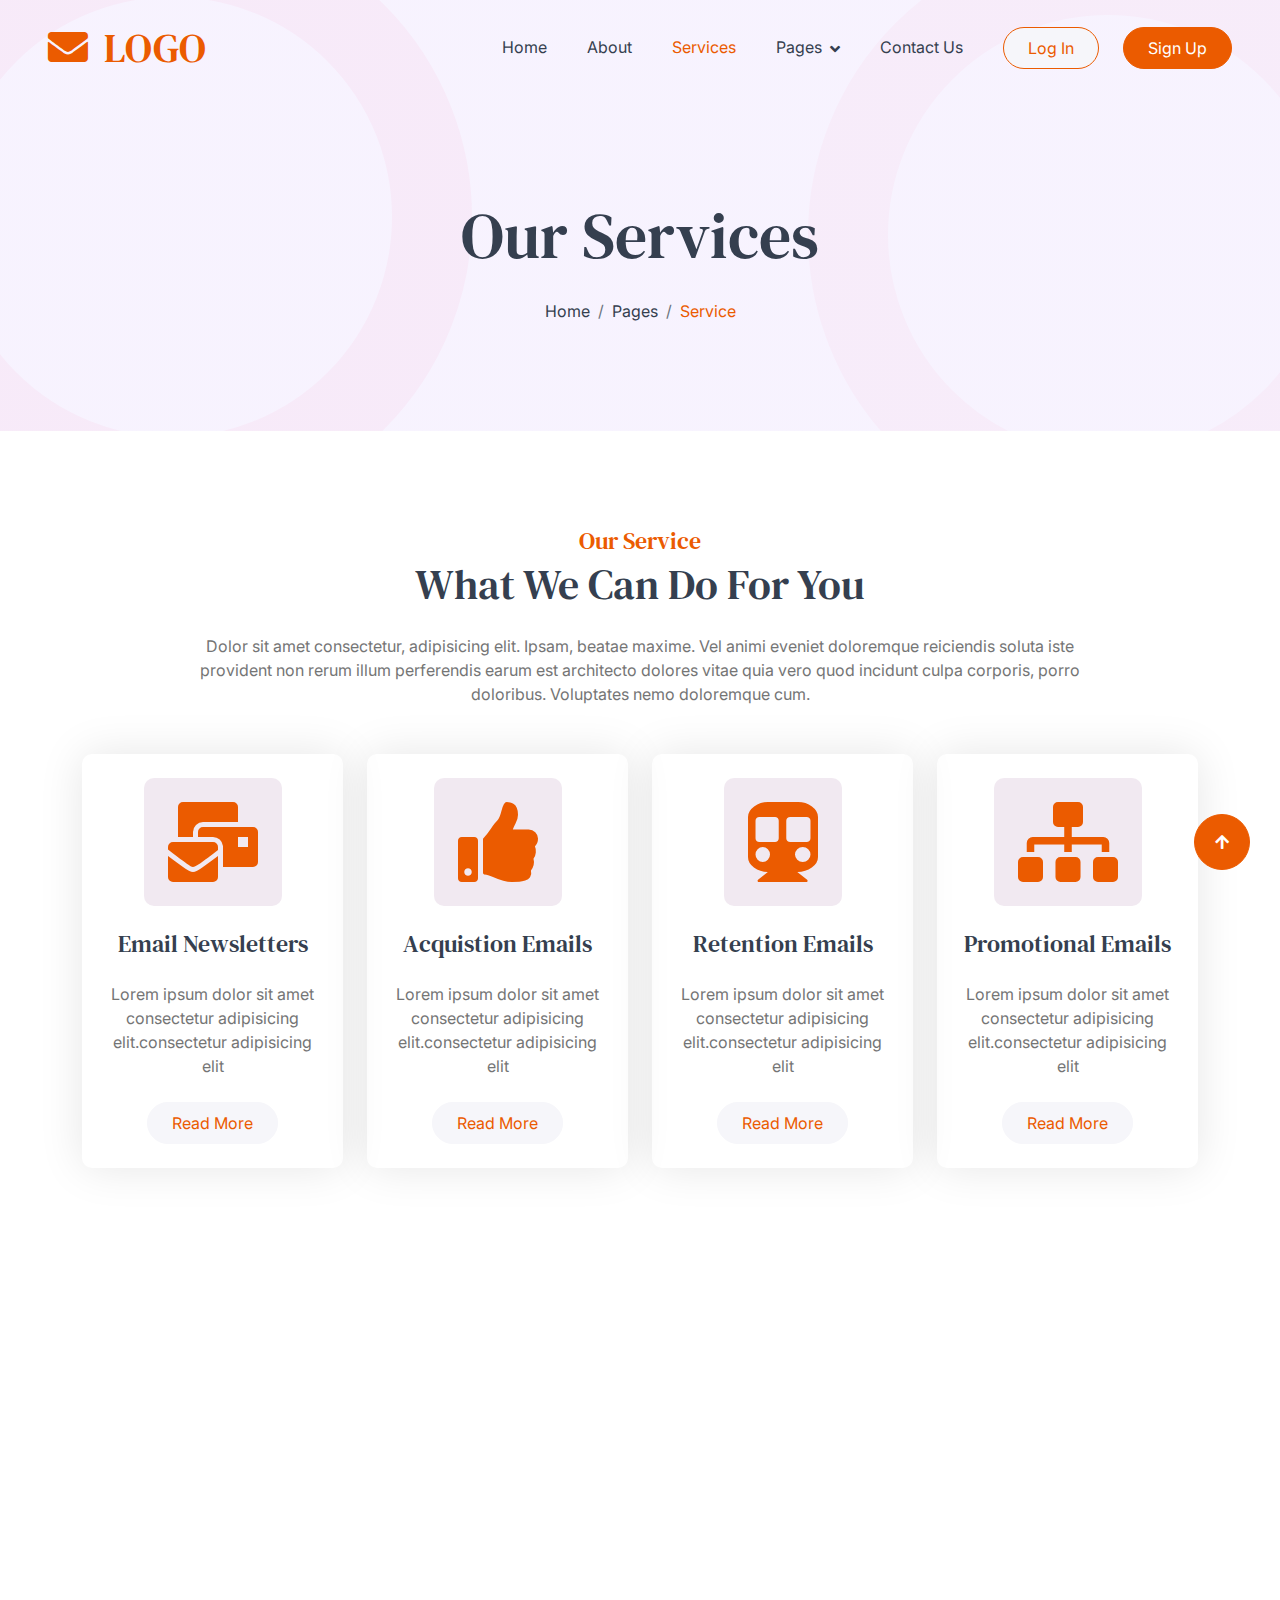
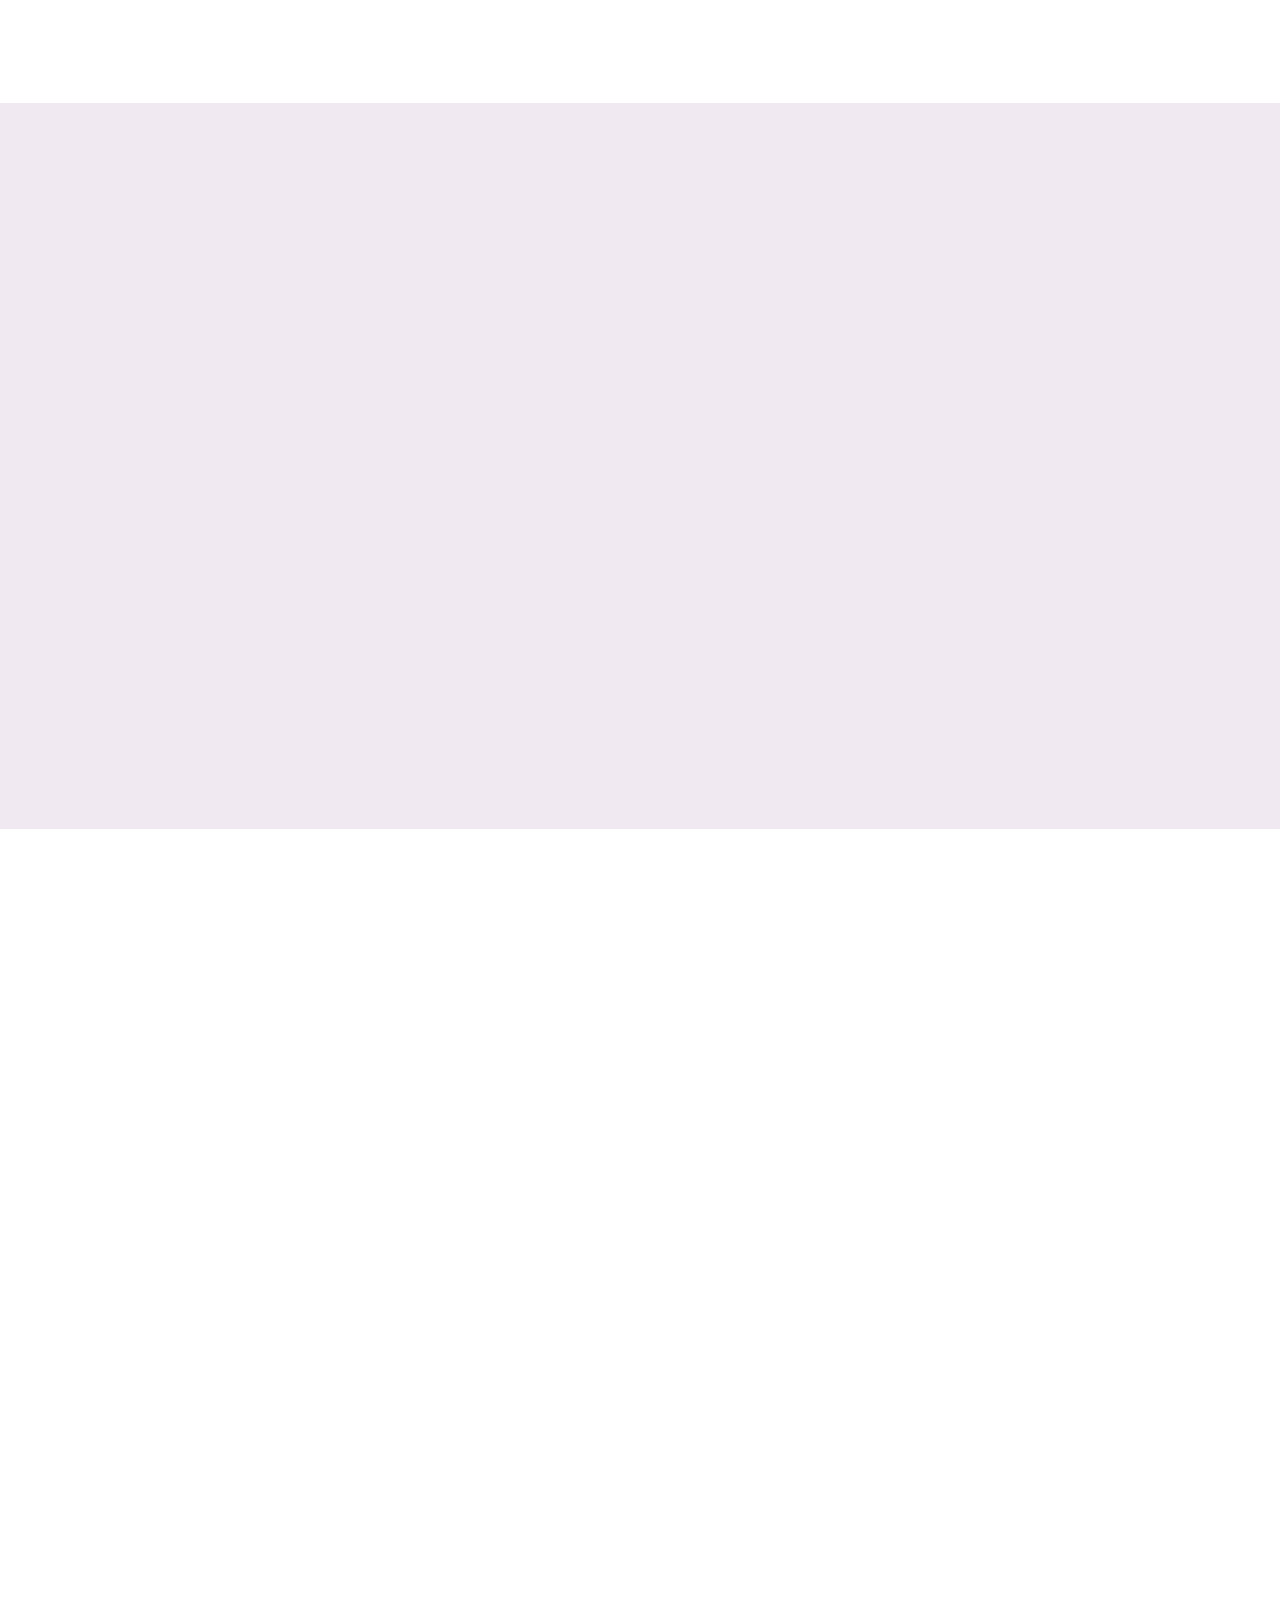
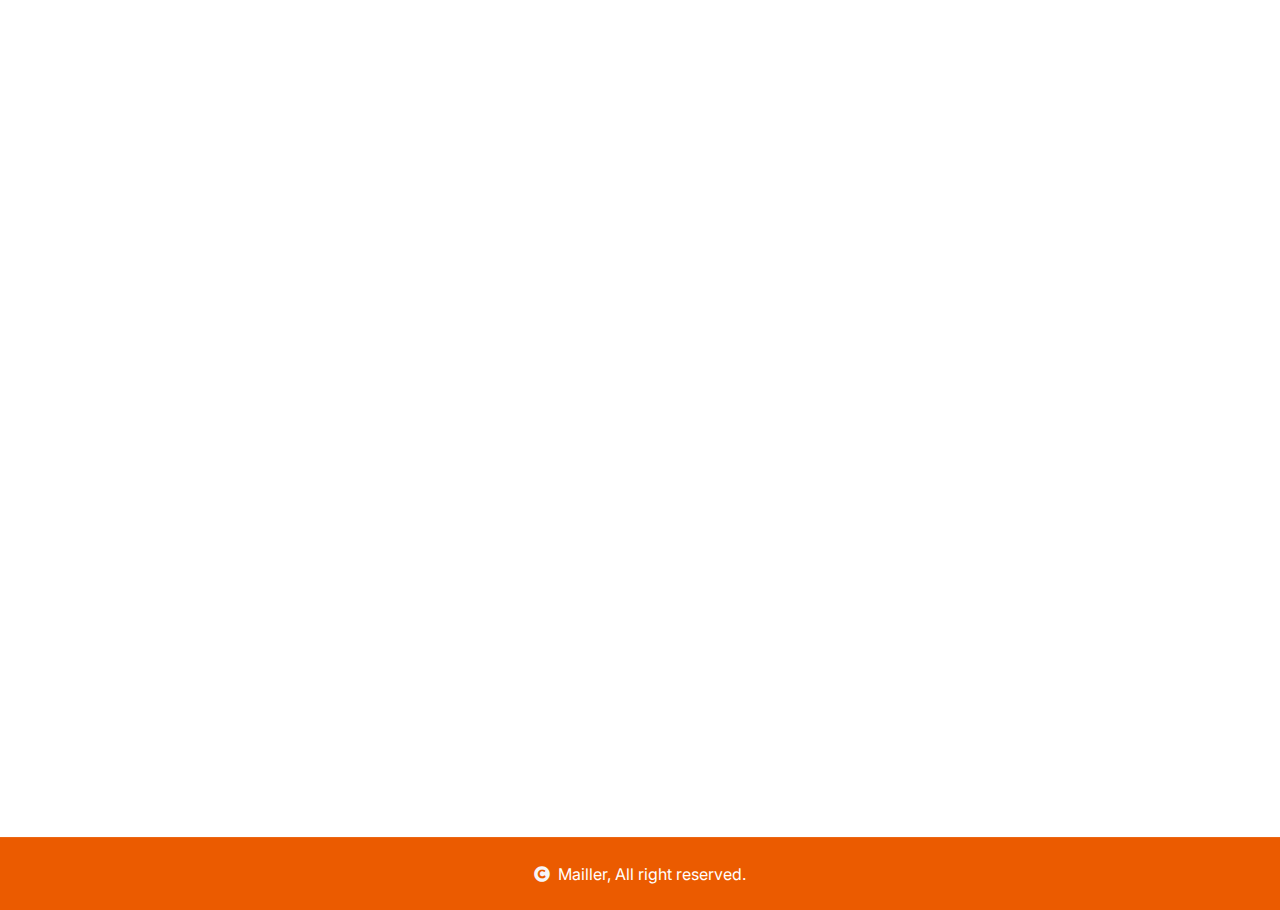
<file: service.html>
<!DOCTYPE html>
<html lang="en">

<head>
    <meta charset="utf-8">
    <title>Messenger</title>
    <meta content="width=device-width, initial-scale=1.0" name="viewport">
    <meta content="" name="keywords">
    <meta content="" name="description">

    <!-- Google Web Fonts -->
    <link rel="preconnect" href="https://fonts.googleapis.com">
    <link rel="preconnect" href="https://fonts.gstatic.com" crossorigin>
    <link
        href="https://fonts.googleapis.com/css2?family=DM+Serif+Text:ital@0;1&family=Inter:ital,opsz,wght@0,14..32,100..900;1,14..32,100..900&display=swap"
        rel="stylesheet">

    <!-- Icon Font Stylesheet -->
    <link rel="stylesheet" href="https://use.fontawesome.com/releases/v5.15.4/css/all.css" />
    <link href="https://cdn.jsdelivr.net/npm/bootstrap-icons@1.4.1/font/bootstrap-icons.css" rel="stylesheet">

    <!-- Libraries Stylesheet -->
    <link href="lib/animate/animate.min.css" rel="stylesheet">
    <link href="lib/owlcarousel/assets/owl.carousel.min.css" rel="stylesheet">
    <link href="lib/lightbox/css/lightbox.min.css" rel="stylesheet">


    <!-- Customized Bootstrap Stylesheet -->
    <link href="css/bootstrap.min.css" rel="stylesheet">

    <!-- Template Stylesheet -->
    <link href="css/style.css" rel="stylesheet">
</head>

<body>

    <!-- Spinner Start -->
    <div id="spinner"
        class="show bg-white position-fixed translate-middle w-100 vh-100 top-50 start-50 d-flex align-items-center justify-content-center">
        <div class="spinner-border text-primary" style="width: 3rem; height: 3rem;" role="status">
            <span class="sr-only">Loading...</span>
        </div>
    </div>
    <!-- Spinner End -->


    <!-- Navbar & Hero Start -->
    <div class="container-fluid p-0">
        <nav class="navbar navbar-expand-lg navbar-light bg-transparent px-4 px-lg-5 py-3 py-lg-0">
            <a href="index.html" class="navbar-brand p-0">
                <h1 class="display-6 text-primary m-0"><i class="fas fa-envelope me-3"></i>LOGO</h1>
                <!-- <img src="img/logo.png" alt="Logo"> -->
            </a>
            <button class="navbar-toggler" type="button" data-bs-toggle="collapse" data-bs-target="#navbarCollapse">
                <span class="fa fa-bars"></span>
            </button>
            <div class="collapse navbar-collapse" id="navbarCollapse">
                <div class="navbar-nav ms-auto py-0">
                    <a href="index.html" class="nav-item nav-link">Home</a>
                    <a href="about.html" class="nav-item nav-link">About</a>
                    <a href="service.html" class="nav-item nav-link active">Services</a>
                    <div class="nav-item dropdown">
                        <a href="#" class="nav-link dropdown-toggle" data-bs-toggle="dropdown">Pages</a>
                        <div class="dropdown-menu m-0">
                            <a href="feature.html" class="dropdown-item">Features</a>
                            <a href="pricing.html" class="dropdown-item">Pricing</a>
                            <a href="blog.html" class="dropdown-item">Blog</a>
                            <a href="testimonial.html" class="dropdown-item">Testimonial</a>
                            <a href="404.html" class="dropdown-item">404 Page</a>
                        </div>
                    </div>
                    <a href="contact.html" class="nav-item nav-link">Contact Us</a>
                </div>
                <a href="#" class="btn btn-light border border-primary rounded-pill text-primary py-2 px-4 me-4">Log
                    In</a>
                <a href="#" class="btn btn-primary rounded-pill text-white py-2 px-4">Sign Up</a>
            </div>
        </nav>
    </div>
    <!-- Navbar & Hero End -->


    <!-- Header Start -->
    <div class="container-fluid bg-breadcrumb">
        <ul class="breadcrumb-animation">
            <li></li>
            <li></li>
            <li></li>
            <li></li>
            <li></li>
            <li></li>
            <li></li>
            <li></li>
            <li></li>
            <li></li>
        </ul>
        <div class="container text-center py-5" style="max-width: 900px;">
            <h3 class="display-3 mb-4 wow fadeInDown" data-wow-delay="0.1s">Our Services</h1>
                <ol class="breadcrumb justify-content-center mb-0 wow fadeInDown" data-wow-delay="0.3s">
                    <li class="breadcrumb-item"><a href="index.html">Home</a></li>
                    <li class="breadcrumb-item"><a href="#">Pages</a></li>
                    <li class="breadcrumb-item active text-primary">Service</li>
                </ol>
        </div>
    </div>
    <!-- Header End -->


    <!-- Service Start -->
    <div class="container-fluid service py-5">
        <div class="container py-5">
            <div class="text-center mx-auto mb-5 wow fadeInUp" data-wow-delay="0.1s" style="max-width: 900px;">
                <h4 class="mb-1 text-primary">Our Service</h4>
                <h1 class="display-5 mb-4">What We Can Do For You</h1>
                <p class="mb-0">Dolor sit amet consectetur, adipisicing elit. Ipsam, beatae maxime. Vel animi eveniet
                    doloremque reiciendis soluta iste provident non rerum illum perferendis earum est architecto dolores
                    vitae quia vero quod incidunt culpa corporis, porro doloribus. Voluptates nemo doloremque cum.
                </p>
            </div>
            <div class="row g-4 justify-content-center">
                <div class="col-md-6 col-lg-4 col-xl-3 wow fadeInUp" data-wow-delay="0.1s">
                    <div class="service-item text-center rounded p-4">
                        <div class="service-icon d-inline-block bg-light rounded p-4 mb-4"><i
                                class="fas fa-mail-bulk fa-5x text-secondary"></i></div>
                        <div class="service-content">
                            <h4 class="mb-4">Email Newsletters</h4>
                            <p class="mb-4">Lorem ipsum dolor sit amet consectetur adipisicing elit.consectetur
                                adipisicing elit
                            </p>
                            <a href="#" class="btn btn-light rounded-pill text-primary py-2 px-4">Read More</a>
                        </div>
                    </div>
                </div>
                <div class="col-md-6 col-lg-4 col-xl-3 wow fadeInUp" data-wow-delay="0.3s">
                    <div class="service-item text-center rounded p-4">
                        <div class="service-icon d-inline-block bg-light rounded p-4 mb-4"><i
                                class="fas fa-thumbs-up fa-5x text-secondary"></i></div>
                        <div class="service-content">
                            <h4 class="mb-4">Acquistion Emails </h4>
                            <p class="mb-4">Lorem ipsum dolor sit amet consectetur adipisicing elit.consectetur
                                adipisicing elit
                            </p>
                            <a href="#" class="btn btn-light rounded-pill text-primary py-2 px-4">Read More</a>
                        </div>
                    </div>
                </div>
                <div class="col-md-6 col-lg-4 col-xl-3 wow fadeInUp" data-wow-delay="0.5s">
                    <div class="service-item text-center rounded p-4">
                        <div class="service-icon d-inline-block bg-light rounded p-4 mb-4"><i
                                class="fa fa-subway fa-5x text-secondary"></i></div>
                        <div class="service-content">
                            <h4 class="mb-4">Retention Emails</h4>
                            <p class="mb-4">Lorem ipsum dolor sit amet consectetur adipisicing elit.consectetur
                                adipisicing elit
                            </p>
                            <a href="#" class="btn btn-light rounded-pill text-primary py-2 px-4">Read More</a>
                        </div>
                    </div>
                </div>
                <div class="col-md-6 col-lg-4 col-xl-3 wow fadeInUp" data-wow-delay="0.7s">
                    <div class="service-item text-center rounded p-4">
                        <div class="service-icon d-inline-block bg-light rounded p-4 mb-4"><i
                                class="fas fa-sitemap fa-5x text-secondary"></i></div>
                        <div class="service-content">
                            <h4 class="mb-4">Promotional Emails</h4>
                            <p class="mb-4">Lorem ipsum dolor sit amet consectetur adipisicing elit.consectetur
                                adipisicing elit
                            </p>
                            <a href="#" class="btn btn-light rounded-pill text-primary py-2 px-4">Read More</a>
                        </div>
                    </div>
                </div>

                <div class="col-md-6 col-lg-4 col-xl-3 wow fadeInUp" data-wow-delay="0.7s">
                    <div class="service-item text-center rounded p-4">
                        <div class="service-icon d-inline-block bg-light rounded p-4 mb-4"><i
                                class="fas fa-sitemap fa-5x text-secondary"></i></div>
                        <div class="service-content">
                            <h4 class="mb-4">Promotional Emails</h4>
                            <p class="mb-4">Lorem ipsum dolor sit amet consectetur adipisicing elit.consectetur
                                adipisicing elit
                            </p>
                            <a href="#" class="btn btn-light rounded-pill text-primary py-2 px-4">Read More</a>
                        </div>
                    </div>
                </div>
                <div class="col-md-6 col-lg-4 col-xl-3 wow fadeInUp" data-wow-delay="0.5s">
                    <div class="service-item text-center rounded p-4">
                        <div class="service-icon d-inline-block bg-light rounded p-4 mb-4"><i
                                class="fa fa-subway fa-5x text-secondary"></i></div>
                        <div class="service-content">
                            <h4 class="mb-4">Retention Emails</h4>
                            <p class="mb-4">Lorem ipsum dolor sit amet consectetur adipisicing elit.consectetur
                                adipisicing elit
                            </p>
                            <a href="#" class="btn btn-light rounded-pill text-primary py-2 px-4">Read More</a>
                        </div>
                    </div>
                </div>
                <div class="col-md-6 col-lg-4 col-xl-3 wow fadeInUp" data-wow-delay="0.3s">
                    <div class="service-item text-center rounded p-4">
                        <div class="service-icon d-inline-block bg-light rounded p-4 mb-4"><i
                                class="fas fa-thumbs-up fa-5x text-secondary"></i></div>
                        <div class="service-content">
                            <h4 class="mb-4">Acquistion Emails </h4>
                            <p class="mb-4">Lorem ipsum dolor sit amet consectetur adipisicing elit.consectetur
                                adipisicing elit
                            </p>
                            <a href="#" class="btn btn-light rounded-pill text-primary py-2 px-4">Read More</a>
                        </div>
                    </div>
                </div>
                <div class="col-md-6 col-lg-4 col-xl-3 wow fadeInUp" data-wow-delay="0.1s">
                    <div class="service-item text-center rounded p-4">
                        <div class="service-icon d-inline-block bg-light rounded p-4 mb-4"><i
                                class="fas fa-mail-bulk fa-5x text-secondary"></i></div>
                        <div class="service-content">
                            <h4 class="mb-4">Email Newsletters</h4>
                            <p class="mb-4">Lorem ipsum dolor sit amet consectetur adipisicing elit.consectetur
                                adipisicing elit
                            </p>
                            <a href="#" class="btn btn-light rounded-pill text-primary py-2 px-4">Read More</a>
                        </div>
                    </div>
                </div>



            </div>
        </div>
    </div>
    <!-- Service End -->


    <!-- FAQ Start -->
    <div class="container-fluid FAQ bg-light overflow-hidden py-5">
        <div class="container py-5">
            <div class="row g-5 align-items-center">
                <div class="col-lg-6 wow fadeInLeft" data-wow-delay="0.1s">
                    <div class="accordion" id="accordionExample">
                        <div class="accordion-item border-0 mb-4">
                            <h2 class="accordion-header" id="headingOne">
                                <button class="accordion-button rounded-top" type="button" data-bs-toggle="collapse"
                                    data-bs-target="#collapseOne" aria-expanded="true" aria-controls="collapseTOne">
                                    Why did you choose Our Email Services?
                                </button>
                            </h2>
                            <div id="collapseOne" class="accordion-collapse collapse show" aria-labelledby="headingOne"
                                data-bs-parent="#accordionExample">
                                <div class="accordion-body my-2">
                                    <h5>Dolor sit amet consectetur adipisicing elit.</h5>
                                    <p>Lorem ipsum dolor sit amet consectetur adipisicing elit. Ad nemo impedit,
                                        sapiente quis illo quia nulla atque maxime fuga minima ipsa quae cum
                                        consequatur, sit, delectus exercitationem odit officiis maiores! Neque, quidem
                                        corrupti modi architecto eos saepe incidunt dignissimos rerum.</p>
                                    <p>Lorem ipsum dolor sit amet consectetur adipisicing elit. Dicta distinctio hic
                                        fuga odio excepturi ducimus sequi at. Doloribus, non aspernatur.</p>
                                </div>
                            </div>
                        </div>
                        <div class="accordion-item border-0 mb-4">
                            <h2 class="accordion-header" id="headingTwo">
                                <button class="accordion-button collapsed rounded-top" type="button"
                                    data-bs-toggle="collapse" data-bs-target="#collapseTwo" aria-expanded="false"
                                    aria-controls="collapseTwo">
                                    Are there any hidden charges?
                                </button>
                            </h2>
                            <div id="collapseTwo" class="accordion-collapse collapse" aria-labelledby="headingTwo"
                                data-bs-parent="#accordionExample">
                                <div class="accordion-body my-2">
                                    <h5>Dolor sit amet consectetur adipisicing elit.</h5>
                                    <p>Lorem ipsum dolor sit amet consectetur adipisicing elit. Ad nemo impedit,
                                        sapiente quis illo quia nulla atque maxime fuga minima ipsa quae cum
                                        consequatur, sit, delectus exercitationem odit officiis maiores! Neque, quidem
                                        corrupti modi architecto eos saepe incidunt dignissimos rerum.</p>
                                    <p>Lorem ipsum dolor sit amet consectetur adipisicing elit. Dicta distinctio hic
                                        fuga odio excepturi ducimus sequi at. Doloribus, non aspernatur.</p>
                                </div>
                            </div>
                        </div>
                        <div class="accordion-item border-0">
                            <h2 class="accordion-header" id="headingThree">
                                <button class="accordion-button collapsed rounded-top" type="button"
                                    data-bs-toggle="collapse" data-bs-target="#collapseThree" aria-expanded="false"
                                    aria-controls="collapseThree">
                                    What are the key challenges of email marketing?
                                </button>
                            </h2>
                            <div id="collapseThree" class="accordion-collapse collapse" aria-labelledby="headingThree"
                                data-bs-parent="#accordionExample">
                                <div class="accordion-body my-2">
                                    <h5>Dolor sit amet consectetur adipisicing elit.</h5>
                                    <p>Lorem ipsum dolor sit amet consectetur adipisicing elit. Ad nemo impedit,
                                        sapiente quis illo quia nulla atque maxime fuga minima ipsa quae cum
                                        consequatur, sit, delectus exercitationem odit officiis maiores! Neque, quidem
                                        corrupti modi architecto eos saepe incidunt dignissimos rerum.</p>
                                    <p>Lorem ipsum dolor sit amet consectetur adipisicing elit. Dicta distinctio hic
                                        fuga odio excepturi ducimus sequi at. Doloribus, non aspernatur.</p>
                                </div>
                            </div>
                        </div>
                    </div>
                </div>
                <div class="col-lg-6 wow fadeInRight" data-wow-delay="0.3s">
                    <div class="FAQ-img RotateMoveRight rounded">
                        <img src="img/about-1.svg" class="img-fluid w-100" alt="">
                    </div>
                </div>
            </div>
        </div>
    </div>
    <!-- FAQ End -->


    <!-- Pricing Start -->
    <div class="container-fluid price py-5">
        <div class="container py-5">
            <div class="text-center mx-auto mb-5 wow fadeInUp" data-wow-delay="0.1s" style="max-width: 900px;">
                <h4 class="text-primary">Pricing Plan</h4>
                <h1 class="display-5 mb-4">Not Sure Which Plan Is For You?</h1>
                <p class="mb-0">Dolor sit amet consectetur, adipisicing elit. Ipsam, beatae maxime. Vel animi eveniet
                    doloremque reiciendis soluta iste provident non rerum illum perferendis earum est architecto dolores
                    vitae quia vero quod incidunt culpa corporis, porro doloribus. Voluptates nemo doloremque cum.
                </p>
            </div>
            <div class="row g-5 justify-content-center">
                <div class="col-md-6 col-lg-6 col-xl-4 wow fadeInUp" data-wow-delay="0.1s">
                    <div class="price-item bg-light rounded text-center">
                        <div class="text-center text-dark border-bottom d-flex flex-column justify-content-center p-4"
                            style="width: 100%; height: 160px;">
                            <p class="fs-2 fw-bold text-uppercase mb-0">BASIC</p>
                            <div class="d-flex justify-content-center">
                                <strong class="align-self-start">$</strong>
                                <p class="mb-0"><span class="display-5">00</span>/mo</p>
                            </div>
                        </div>
                        <div class="text-start p-5">
                            <p><i class="fas fa-check text-success me-1"></i> Limited Acess Library</p>
                            <p><i class="fas fa-check text-success me-1"></i> Customer Support</p>
                            <p><i class="fas fa-check text-success me-1"></i> Pre-built Email Templates</p>
                            <p><i class="fas fa-check text-success me-1"></i> Reporting & Analytics</p>
                            <p><i class="fas fa-check text-success me-1"></i> Forms & Landing Pages</p>
                            <p><i class="fas fa-check text-success me-1"></i> A/B Testing</p>
                            <p><i class="fas fa-check text-success me-1"></i> Email Scheduling</p>
                            <p><i class="fas fa-check text-success me-1"></i> Automated Customer Journeys</p>
                            <p><i class="fas fa-times text-danger me-1"></i> Creative Assistant</p>
                            <p class="mb-4"><i class="fas fa-times text-danger me-1"></i> Role-based Access</p>
                            <button class="btn btn-light rounded-pill py-2 px-5" type="button">Get Started</button>
                        </div>
                    </div>
                </div>
                <div class="col-md-6 col-lg-6 col-xl-4 wow fadeInUp" data-wow-delay="0.3s">
                    <div class="price-item bg-light rounded text-center">
                        <div class="pice-item-offer">Popular</div>
                        <div class="text-center text-primary border-bottom d-flex flex-column justify-content-center p-4"
                            style="width: 100%; height: 160px;">
                            <p class="fs-2 fw-bold text-uppercase mb-0">Standard</p>
                            <div class="d-flex justify-content-center">
                                <strong class="align-self-start">$</strong>
                                <p class="mb-0"><span class="display-5">23</span>/mo</p>
                            </div>
                        </div>
                        <div class="text-start p-5">
                            <p><i class="fas fa-check text-success me-1"></i> Limited Acess Library</p>
                            <p><i class="fas fa-check text-success me-1"></i> Customer Support</p>
                            <p><i class="fas fa-check text-success me-1"></i> Pre-built Email Templates</p>
                            <p><i class="fas fa-check text-success me-1"></i> Reporting & Analytics</p>
                            <p><i class="fas fa-check text-success me-1"></i> Forms & Landing Pages</p>
                            <p><i class="fas fa-check text-success me-1"></i> A/B Testing</p>
                            <p><i class="fas fa-check text-success me-1"></i> Email Scheduling</p>
                            <p><i class="fas fa-check text-success me-1"></i> Automated Customer Journeys</p>
                            <p><i class="fas fa-times text-danger me-1"></i> Creative Assistant</p>
                            <p class="mb-4"><i class="fas fa-times text-danger me-1"></i> Role-based Access</p>
                            <button class="btn btn-light rounded-pill py-2 px-5" type="button">Get Started</button>
                        </div>
                    </div>
                </div>
                <div class="col-md-6 col-lg-6 col-xl-4 wow fadeInUp" data-wow-delay="0.5s">
                    <div class="price-item bg-light rounded text-center">
                        <div class="text-center text-secondary border-bottom d-flex flex-column justify-content-center p-4"
                            style="width: 100%; height: 160px;">
                            <p class="fs-2 fw-bold text-uppercase mb-0">Premium</p>
                            <div class="d-flex justify-content-center">
                                <strong class="align-self-start">$</strong>
                                <p class="mb-0"><span class="display-5">49</span>/mo</p>
                            </div>
                        </div>
                        <div class="text-start p-5">
                            <p><i class="fas fa-check text-success me-1"></i> Limited Acess Library</p>
                            <p><i class="fas fa-check text-success me-1"></i> Customer Support</p>
                            <p><i class="fas fa-check text-success me-1"></i> Pre-built Email Templates</p>
                            <p><i class="fas fa-check text-success me-1"></i> Reporting & Analytics</p>
                            <p><i class="fas fa-check text-success me-1"></i> Forms & Landing Pages</p>
                            <p><i class="fas fa-check text-success me-1"></i> A/B Testing</p>
                            <p><i class="fas fa-check text-success me-1"></i> Email Scheduling</p>
                            <p><i class="fas fa-check text-success me-1"></i> Automated Customer Journeys</p>
                            <p><i class="fas fa-times text-danger me-1"></i> Creative Assistant</p>
                            <p class="mb-4"><i class="fas fa-times text-danger me-1"></i> Role-based Access</p>
                            <button class="btn btn-light rounded-pill py-2 px-5" type="button">Get Started</button>
                        </div>
                    </div>
                </div>
            </div>
        </div>
    </div>
    <!-- Pricing End -->


    <!-- Footer Start -->
    <div class="container-fluid footer py-5 wow fadeIn" data-wow-delay="0.2s">
        <div class="container py-5">
            <div class="row g-5">
                <div class="col-md-6 col-lg-6 col-xl-3">
                    <div class="footer-item d-flex flex-column">
                        <h4 class="text-dark mb-4">Company</h4>
                        <a href=""> Why Mailler?</a>
                        <a href=""> Our Features</a>
                        <a href=""> Our Portfolio</a>
                        <a href=""> About Us</a>
                        <a href=""> Our Blog & News</a>
                        <a href=""> Get In Touch</a>
                    </div>
                </div>
                <div class="col-md-6 col-lg-6 col-xl-3">
                    <div class="footer-item d-flex flex-column">
                        <h4 class="mb-4 text-dark">Quick Links</h4>
                        <a href=""> About Us</a>
                        <a href=""> Contact Us</a>
                        <a href=""> Privacy Policy</a>
                        <a href=""> Terms & Conditions</a>
                        <a href=""> Our Blog & News</a>
                        <a href=""> Our Team</a>
                    </div>
                </div>
                <div class="col-md-6 col-lg-6 col-xl-3">
                    <div class="footer-item d-flex flex-column">
                        <h4 class="mb-4 text-dark">Services</h4>
                        <a href=""> All Services</a>
                        <a href=""> Promotional Emails</a>
                        <a href=""> Product Updates</a>
                        <a href=""> Email Marketing</a>
                        <a href=""> Acquistion Emails</a>
                        <a href=""> Retention Emails</a>
                    </div>
                </div>
                <div class="col-md-6 col-lg-6 col-xl-3">
                    <div class="footer-item d-flex flex-column">
                        <h4 class="mb-4 text-dark">Contact Info</h4>
                        <a href=""><i class="fa fa-map-marker-alt me-2"></i> 123 Street, New York, USA</a>
                        <a href=""><i class="fas fa-envelope me-2"></i> info@example.com</a>
                        <a href=""><i class="fas fa-phone me-2"></i> +012 345 67890</a>
                        <a href="" class="mb-3"><i class="fas fa-print me-2"></i> +012 345 67890</a>
                        <div class="d-flex align-items-center">
                            <i class="fas fa-share fa-2x text-secondary me-2"></i>
                            <a class="btn-square btn btn-primary rounded-circle mx-1" href=""><i
                                    class="fab fa-facebook-f"></i></a>
                            <a class="btn-square btn btn-primary rounded-circle mx-1" href=""><i
                                    class="fab fa-twitter"></i></a>
                            <a class="btn-square btn btn-primary rounded-circle mx-1" href=""><i
                                    class="fab fa-instagram"></i></a>
                            <a class="btn-square btn btn-primary rounded-circle mx-1" href=""><i
                                    class="fab fa-linkedin-in"></i></a>
                        </div>
                    </div>
                </div>
            </div>
        </div>
    </div>
    <!-- Footer End -->


    <!-- Copyright Start -->
    <div class="container-fluid copyright py-4">
        <div class="container">
            <div class="row g-4 align-items-center">
                <div class="text-center mb-md-0">
                    <span class="text-white"><a href="#"><i class="fas fa-copyright text-light me-2"></i>Mailler</a>,
                        All right reserved.</span>
                </div>
            </div>
        </div>
    </div>
    <!-- Copyright End -->


    <!-- Back to Top -->
    <a href="#" class="btn btn-primary btn-lg-square back-to-top"><i class="fa fa-arrow-up"></i></a>


    <!-- JavaScript Libraries -->
    <script src="https://ajax.googleapis.com/ajax/libs/jquery/3.6.4/jquery.min.js"></script>
    <script src="https://cdn.jsdelivr.net/npm/bootstrap@5.0.0/dist/js/bootstrap.bundle.min.js"></script>
    <script src="lib/wow/wow.min.js"></script>
    <script src="lib/easing/easing.min.js"></script>
    <script src="lib/waypoints/waypoints.min.js"></script>
    <script src="lib/counterup/counterup.min.js"></script>
    <script src="lib/owlcarousel/owl.carousel.min.js"></script>
    <script src="lib/lightbox/js/lightbox.min.js"></script>


    <!-- Template Javascript -->
    <script src="js/main.js"></script>
</body>

</html>
</file>
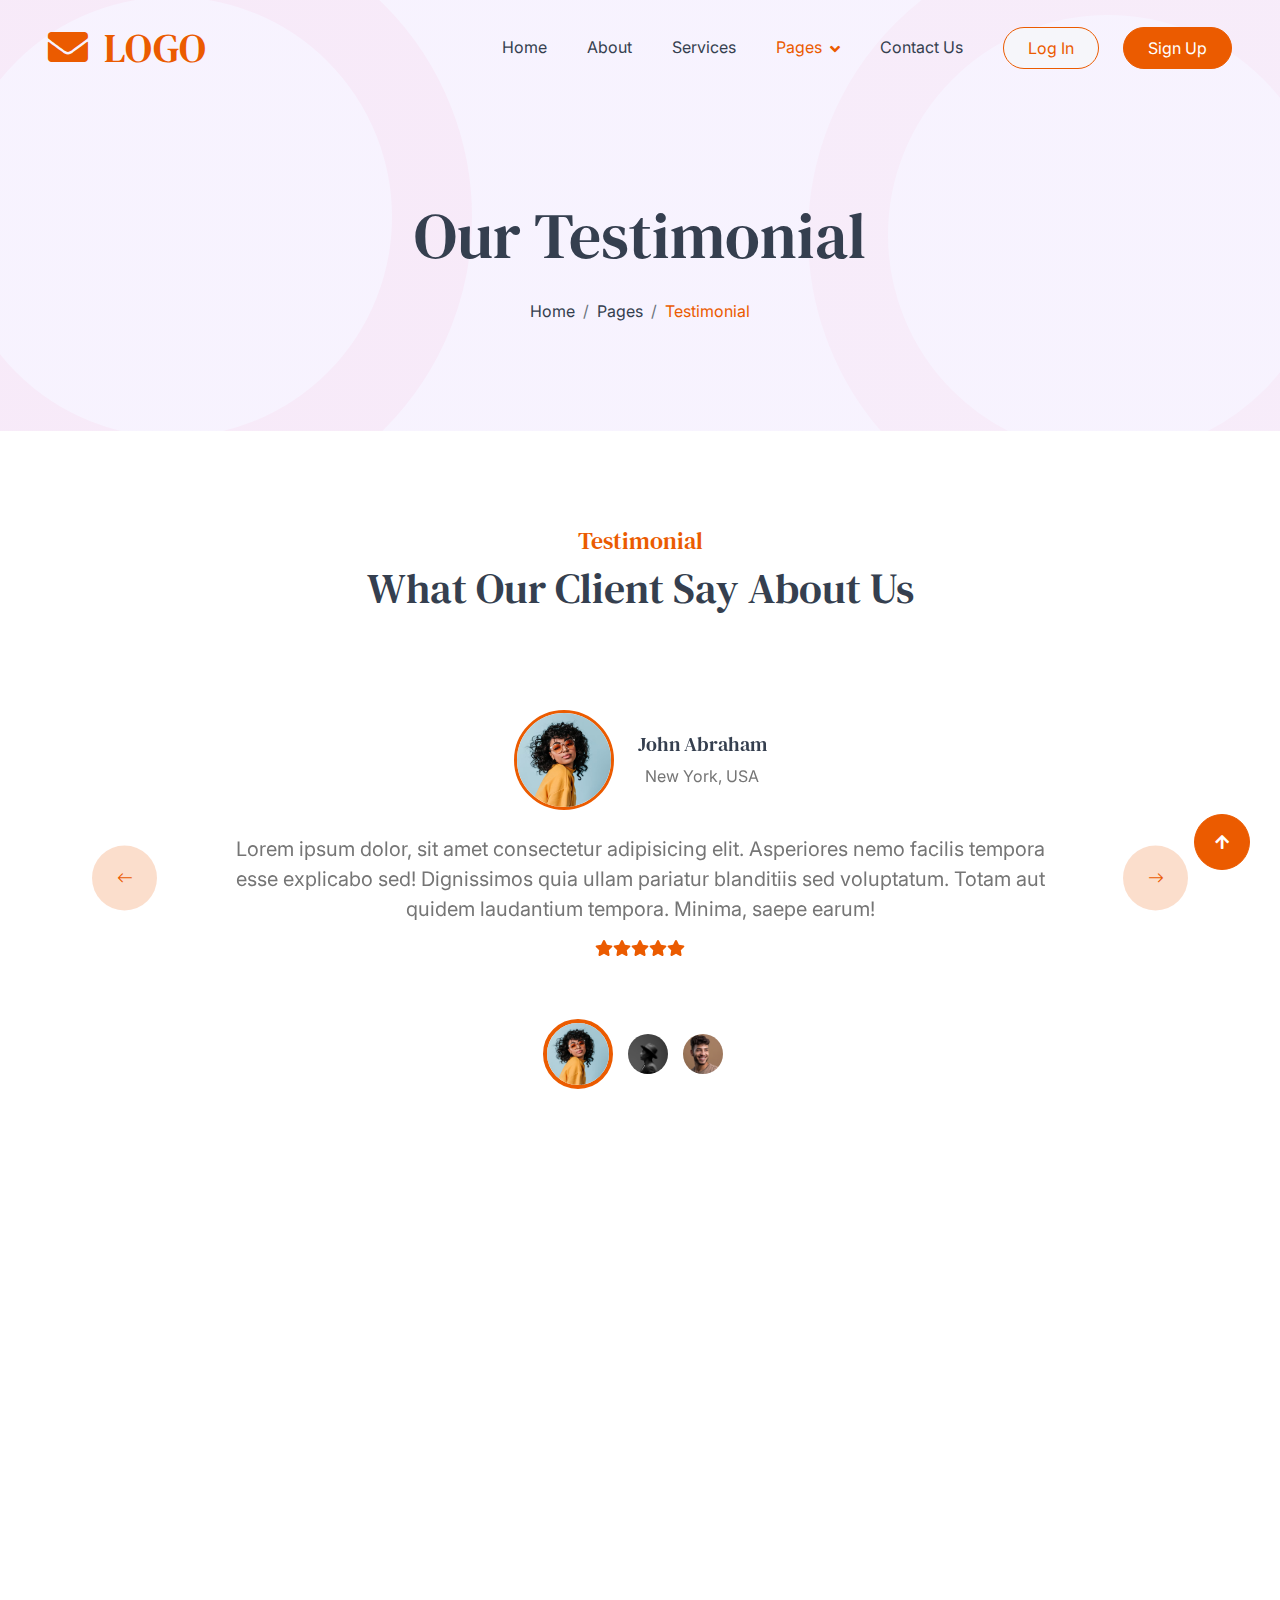
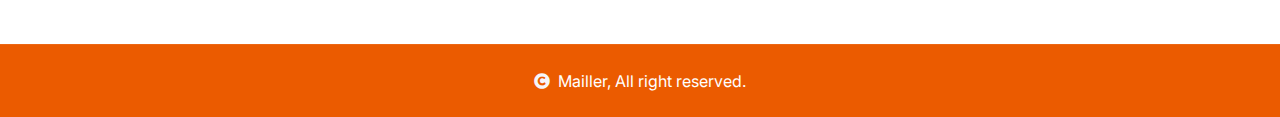
<file: testimonial.html>
<!DOCTYPE html>
<html lang="en">

<head>
    <meta charset="utf-8">
    <title>Messenger</title>
    <meta content="width=device-width, initial-scale=1.0" name="viewport">
    <meta content="" name="keywords">
    <meta content="" name="description">

    <!-- Google Web Fonts -->
    <link rel="preconnect" href="https://fonts.googleapis.com">
    <link rel="preconnect" href="https://fonts.gstatic.com" crossorigin>
    <link
        href="https://fonts.googleapis.com/css2?family=DM+Serif+Text:ital@0;1&family=Inter:ital,opsz,wght@0,14..32,100..900;1,14..32,100..900&display=swap"
        rel="stylesheet">

    <!-- Icon Font Stylesheet -->
    <link rel="stylesheet" href="https://use.fontawesome.com/releases/v5.15.4/css/all.css" />
    <link href="https://cdn.jsdelivr.net/npm/bootstrap-icons@1.4.1/font/bootstrap-icons.css" rel="stylesheet">

    <!-- Libraries Stylesheet -->
    <link href="lib/animate/animate.min.css" rel="stylesheet">
    <link href="lib/owlcarousel/assets/owl.carousel.min.css" rel="stylesheet">
    <link href="lib/lightbox/css/lightbox.min.css" rel="stylesheet">


    <!-- Customized Bootstrap Stylesheet -->
    <link href="css/bootstrap.min.css" rel="stylesheet">

    <!-- Template Stylesheet -->
    <link href="css/style.css" rel="stylesheet">
</head>

<body>

    <!-- Spinner Start -->
    <div id="spinner"
        class="show bg-white position-fixed translate-middle w-100 vh-100 top-50 start-50 d-flex align-items-center justify-content-center">
        <div class="spinner-border text-primary" style="width: 3rem; height: 3rem;" role="status">
            <span class="sr-only">Loading...</span>
        </div>
    </div>
    <!-- Spinner End -->


    <!-- Navbar & Hero Start -->
    <div class="container-fluid p-0">
        <nav class="navbar navbar-expand-lg navbar-light bg-transparent px-4 px-lg-5 py-3 py-lg-0">
            <a href="index.html" class="navbar-brand p-0">
                <h1 class="display-6 text-primary m-0"><i class="fas fa-envelope me-3"></i>LOGO</h1>
                <!-- <img src="img/logo.png" alt="Logo"> -->
            </a>
            <button class="navbar-toggler" type="button" data-bs-toggle="collapse" data-bs-target="#navbarCollapse">
                <span class="fa fa-bars"></span>
            </button>
            <div class="collapse navbar-collapse" id="navbarCollapse">
                <div class="navbar-nav ms-auto py-0">
                    <a href="index.html" class="nav-item nav-link">Home</a>
                    <a href="about.html" class="nav-item nav-link">About</a>
                    <a href="service.html" class="nav-item nav-link">Services</a>
                    <div class="nav-item dropdown">
                        <a href="#" class="nav-link dropdown-toggle active" data-bs-toggle="dropdown">Pages</a>
                        <div class="dropdown-menu m-0">
                            <a href="feature.html" class="dropdown-item">Features</a>
                            <a href="pricing.html" class="dropdown-item">Pricing</a>
                            <a href="blog.html" class="dropdown-item">Blog</a>
                            <a href="testimonial.html" class="dropdown-item active">Testimonial</a>
                            <a href="404.html" class="dropdown-item">404 Page</a>
                        </div>
                    </div>
                    <a href="contact.html" class="nav-item nav-link">Contact Us</a>
                </div>
                <a href="#" class="btn btn-light border border-primary rounded-pill text-primary py-2 px-4 me-4">Log
                    In</a>
                <a href="#" class="btn btn-primary rounded-pill text-white py-2 px-4">Sign Up</a>
            </div>
        </nav>
    </div>
    <!-- Navbar & Hero End -->


    <!-- Header Start -->
    <div class="container-fluid bg-breadcrumb mb-0">
        <ul class="breadcrumb-animation">
            <li></li>
            <li></li>
            <li></li>
            <li></li>
            <li></li>
            <li></li>
            <li></li>
            <li></li>
            <li></li>
            <li></li>
        </ul>
        <div class="container text-center py-5" style="max-width: 900px;">
            <h3 class="display-3 mb-4 wow fadeInDown" data-wow-delay="0.1s">Our Testimonial</h1>
                <ol class="breadcrumb justify-content-center mb-0 wow fadeInDown" data-wow-delay="0.3s">
                    <li class="breadcrumb-item"><a href="index.html">Home</a></li>
                    <li class="breadcrumb-item"><a href="#">Pages</a></li>
                    <li class="breadcrumb-item active text-primary">Testimonial</li>
                </ol>
        </div>
    </div>
    <!-- Header End -->


    <!-- Testimonial Start -->
    <div class="container-fluid testimonial py-5 bg-white">
        <div class="container py-5">
            <div class="text-center mx-auto mb-5 wow fadeInUp" data-wow-delay="0.1s" style="max-width: 900px;">
                <h4 class="text-primary">Testimonial</h4>
                <h1 class="display-5 mb-4">What Our Client Say About Us</h1>

            </div>
            <div class="testimonial-carousel owl-carousel wow zoomInDown" data-wow-delay="0.2s">
                <div class="testimonial-item" data-dot="<img class='img-fluid' src='img/testimonial-img-1.jpg' alt=''>">
                    <div class="testimonial-inner text-center p-5">
                        <div class="d-flex align-items-center justify-content-center mb-4">
                            <div class="testimonial-inner-img border border-primary border-3 me-4"
                                style="width: 100px; height: 100px; border-radius: 50%;">
                                <img src="img/testimonial-img-1.jpg" class="img-fluid rounded-circle" alt="">
                            </div>
                            <div>
                                <h5 class="mb-2">John Abraham</h5>
                                <p class="mb-0">New York, USA</p>
                            </div>
                        </div>
                        <p class="fs-7">Lorem ipsum dolor, sit amet consectetur adipisicing elit. Asperiores nemo
                            facilis tempora esse explicabo sed! Dignissimos quia ullam pariatur blanditiis sed
                            voluptatum. Totam aut quidem laudantium tempora. Minima, saepe earum!
                        </p>
                        <div class="text-center">
                            <div class="d-flex justify-content-center">
                                <i class="fas fa-star text-primary"></i>
                                <i class="fas fa-star text-primary"></i>
                                <i class="fas fa-star text-primary"></i>
                                <i class="fas fa-star text-primary"></i>
                                <i class="fas fa-star text-primary"></i>
                            </div>
                        </div>
                    </div>
                </div>
                <div class="testimonial-item" data-dot="<img class='img-fluid' src='img/testimonial-img-2.jpg' alt=''>">
                    <div class="testimonial-inner text-center p-5">
                        <div class="d-flex align-items-center justify-content-center mb-4">
                            <div class="testimonial-inner-img border border-primary border-3 me-4"
                                style="width: 100px; height: 100px; border-radius: 50%;">
                                <img src="img/testimonial-img-2.jpg" class="img-fluid rounded-circle" alt="">
                            </div>
                            <div>
                                <h5 class="mb-2">John Abraham</h5>
                                <p class="mb-0">New York, USA</p>
                            </div>
                        </div>
                        <p class="fs-7">Lorem ipsum dolor, sit amet consectetur adipisicing elit. Asperiores nemo
                            facilis tempora esse explicabo sed! Dignissimos quia ullam pariatur blanditiis sed
                            voluptatum. Totam aut quidem laudantium tempora. Minima, saepe earum!
                        </p>
                        <div class="text-center">
                            <div class="d-flex justify-content-center">
                                <i class="fas fa-star text-primary"></i>
                                <i class="fas fa-star text-primary"></i>
                                <i class="fas fa-star text-primary"></i>
                                <i class="fas fa-star text-primary"></i>
                                <i class="fas fa-star text-primary"></i>
                            </div>
                        </div>
                    </div>
                </div>
                <div class="testimonial-item" data-dot="<img class='img-fluid' src='img/testimonial-img-3.jpg' alt=''>">
                    <div class="testimonial-inner text-center p-5">
                        <div class="d-flex align-items-center justify-content-center mb-4">
                            <div class="testimonial-inner-img border border-primary border-3 me-4"
                                style="width: 100px; height: 100px; border-radius: 50%;">
                                <img src="img/testimonial-img-3.jpg" class="img-fluid rounded-circle" alt="">
                            </div>
                            <div>
                                <h5 class="mb-2">John Abraham</h5>
                                <p class="mb-0">New York, USA</p>
                            </div>
                        </div>
                        <p class="fs-7">Lorem ipsum dolor, sit amet consectetur adipisicing elit. Asperiores nemo
                            facilis tempora esse explicabo sed! Dignissimos quia ullam pariatur blanditiis sed
                            voluptatum. Totam aut quidem laudantium tempora. Minima, saepe earum!
                        </p>
                        <div class="text-center">
                            <div class="d-flex justify-content-center">
                                <i class="fas fa-star text-primary"></i>
                                <i class="fas fa-star text-primary"></i>
                                <i class="fas fa-star text-primary"></i>
                                <i class="fas fa-star text-primary"></i>
                                <i class="fas fa-star text-primary"></i>
                            </div>
                        </div>
                    </div>
                </div>
            </div>
        </div>
    </div>
    <!-- Testimonial End -->


    <!-- Footer Start -->
    <div class="container-fluid footer py-5 wow fadeIn" data-wow-delay="0.2s">
        <div class="container py-5">
            <div class="row g-5">
                <div class="col-md-6 col-lg-6 col-xl-3">
                    <div class="footer-item d-flex flex-column">
                        <h4 class="text-dark mb-4">Company</h4>
                        <a href=""> Why Mailler?</a>
                        <a href=""> Our Features</a>
                        <a href=""> Our Portfolio</a>
                        <a href=""> About Us</a>
                        <a href=""> Our Blog & News</a>
                        <a href=""> Get In Touch</a>
                    </div>
                </div>
                <div class="col-md-6 col-lg-6 col-xl-3">
                    <div class="footer-item d-flex flex-column">
                        <h4 class="mb-4 text-dark">Quick Links</h4>
                        <a href=""> About Us</a>
                        <a href=""> Contact Us</a>
                        <a href=""> Privacy Policy</a>
                        <a href=""> Terms & Conditions</a>
                        <a href=""> Our Blog & News</a>
                        <a href=""> Our Team</a>
                    </div>
                </div>
                <div class="col-md-6 col-lg-6 col-xl-3">
                    <div class="footer-item d-flex flex-column">
                        <h4 class="mb-4 text-dark">Services</h4>
                        <a href=""> All Services</a>
                        <a href=""> Promotional Emails</a>
                        <a href=""> Product Updates</a>
                        <a href=""> Email Marketing</a>
                        <a href=""> Acquistion Emails</a>
                        <a href=""> Retention Emails</a>
                    </div>
                </div>
                <div class="col-md-6 col-lg-6 col-xl-3">
                    <div class="footer-item d-flex flex-column">
                        <h4 class="mb-4 text-dark">Contact Info</h4>
                        <a href=""><i class="fa fa-map-marker-alt me-2"></i> 123 Street, New York, USA</a>
                        <a href=""><i class="fas fa-envelope me-2"></i> info@example.com</a>
                        <a href=""><i class="fas fa-phone me-2"></i> +012 345 67890</a>
                        <a href="" class="mb-3"><i class="fas fa-print me-2"></i> +012 345 67890</a>
                        <div class="d-flex align-items-center">
                            <i class="fas fa-share fa-2x text-secondary me-2"></i>
                            <a class="btn-square btn btn-primary rounded-circle mx-1" href=""><i
                                    class="fab fa-facebook-f"></i></a>
                            <a class="btn-square btn btn-primary rounded-circle mx-1" href=""><i
                                    class="fab fa-twitter"></i></a>
                            <a class="btn-square btn btn-primary rounded-circle mx-1" href=""><i
                                    class="fab fa-instagram"></i></a>
                            <a class="btn-square btn btn-primary rounded-circle mx-1" href=""><i
                                    class="fab fa-linkedin-in"></i></a>
                        </div>
                    </div>
                </div>
            </div>
        </div>
    </div>
    <!-- Footer End -->


    <!-- Copyright Start -->
    <div class="container-fluid copyright py-4">
        <div class="container">
            <div class="row g-4 align-items-center">
                <div class="text-center mb-md-0">
                    <span class="text-white"><a href="#"><i class="fas fa-copyright text-light me-2"></i>Mailler</a>,
                        All right reserved.</span>
                </div>
            </div>
        </div>
    </div>
    <!-- Copyright End -->


    <!-- Back to Top -->
    <a href="#" class="btn btn-primary btn-lg-square back-to-top"><i class="fa fa-arrow-up"></i></a>


    <!-- JavaScript Libraries -->
    <script src="https://ajax.googleapis.com/ajax/libs/jquery/3.6.4/jquery.min.js"></script>
    <script src="https://cdn.jsdelivr.net/npm/bootstrap@5.0.0/dist/js/bootstrap.bundle.min.js"></script>
    <script src="lib/wow/wow.min.js"></script>
    <script src="lib/easing/easing.min.js"></script>
    <script src="lib/waypoints/waypoints.min.js"></script>
    <script src="lib/counterup/counterup.min.js"></script>
    <script src="lib/owlcarousel/owl.carousel.min.js"></script>
    <script src="lib/lightbox/js/lightbox.min.js"></script>


    <!-- Template Javascript -->
    <script src="js/main.js"></script>
</body>

</html>
</file>
<file: css/style.css>
/*** Spinner Start ***/
/*** Spinner ***/
#spinner {
    opacity: 0;
    visibility: hidden;
    transition: opacity .5s ease-out, visibility 0s linear .5s;
    z-index: 99999;
}

#spinner.show {
    transition: opacity .5s ease-out, visibility 0s linear 0s;
    visibility: visible;
    opacity: 1;
}

/*** Spinner End ***/

.back-to-top {
    position: fixed;
    right: 30px;
    bottom: 30px;
    display: flex;
    width: 45px;
    height: 45px;
    align-items: center;
    justify-content: center;
    transition: 0.5s;
    z-index: 99;
}

/*** Button Start ***/
.btn {
    font-weight: 600;
    transition: .5s;
}

.btn-square {
    width: 32px;
    height: 32px;
}

.btn-sm-square {
    width: 34px;
    height: 34px;
}

.btn-md-square {
    width: 44px;
    height: 44px;
}

.btn-lg-square {
    width: 56px;
    height: 56px;
}

.btn-square,
.btn-sm-square,
.btn-md-square,
.btn-lg-square {
    padding: 0;
    display: flex;
    align-items: center;
    justify-content: center;
    font-weight: normal;
    border-radius: 50%;
}

.btn.btn-primary {
    background: var(--bs-primary) !important;
    color: var(--bs-white) !important;
    font-weight: 400;
    transition: 0.5s;
}

.btn.btn-primary:hover {
    background: var(--bs-white) !important;
    color: var(--bs-primary) !important;
}

.btn.btn-light {
    background: var(--bs-light) !important;
    color: var(--bs-primary) !important;
    font-weight: 400;
    transition: 0.5s;
}

.btn.btn-light:hover {
    background: var(--bs-primary) !important;
    color: var(--bs-light) !important;
}


.RotateMoveLeft {
    position: relative;
    animation: RotateMoveLeft 10s linear infinite;
}

.RotateMoveRight {
    position: relative;
    animation: RotateMoveLeft 10s linear infinite;
}

@keyframes RotateMoveLeft {
    0% {
        left: 0px;
    }

    50% {
        left: 40px;
    }

    100% {
        left: 0px;
    }
}

@keyframes RotateMoveRight {
    0% {
        right: 0px;
    }

    50% {
        right: 40px;
    }

    100% {
        right: 0px;
    }
}


/*** Navbar ***/
.navbar-light .navbar-nav .nav-link {
    margin-right: 40px;
    padding: 35px 0;
    color: var(--bs-dark) !important;
    font-size: 16px;
    font-weight: 400;
    outline: none;
    transition: .5s;
}

.sticky-top.navbar-light .navbar-nav .nav-link {
    padding: 20px 0;
    color: var(--dark) !important;
}

.navbar-light .navbar-nav .nav-link:hover,
.navbar-light .navbar-nav .nav-link.active {
    color: var(--bs-primary) !important;
}

.navbar-light .navbar-brand img {
    max-height: 50px;
    transition: .5s;
}

.sticky-top.navbar-light .navbar-brand img {
    max-height: 45px;
}

.navbar .dropdown-toggle::after {
    border: none;
    content: "\f107";
    font-family: "Font Awesome 5 Free";
    font-weight: 600;
    vertical-align: middle;
    margin-left: 8px;
}

@media (min-width: 1200px) {
    .navbar .nav-item .dropdown-menu {
        display: block;
        visibility: hidden;
        top: 100%;
        transform: rotateX(-75deg);
        transform-origin: 0% 0%;
        border: 0;
        border-radius: 10px;
        transition: .5s;
        opacity: 0;
    }
}

.dropdown .dropdown-menu a:hover {
    background: var(--bs-primary);
    color: var(--bs-white);
}

.navbar .nav-item:hover .dropdown-menu {
    transform: rotateX(0deg);
    visibility: visible;
    background: var(--bs-light) !important;
    transition: .5s;
    opacity: 1;
}

.collapse.navbar-collapse {
    transition: 0.5s;
}

@media (max-width: 992px) {
    nav.bg-transparent {
        position: absolute;
        width: 100%;
        background: transparent !important;
    }

    .navbar.navbar-expand-lg button span {
        position: relative;
        z-index: 99;
    }

    .navbar {
        position: relative;
        background: var(--bs-light);
        z-index: 2;
    }

    .sticky-top.navbar-light {
        position: relative;
        background: var(--bs-white) !important;
        padding: 0 20px 20px 20px !important;
    }

    .sticky-top.navbar-light {
        background: transparent;
    }

    nav.navbar {
        padding: 0 30px 30px 0;
    }

    .navbar.navbar-expand-lg .navbar-toggler {
        padding: 10px 20px;
        border: 1px solid var(--bs-primary);
        color: var(--bs-primary);
    }

    .navbar-light .navbar-collapse {
        margin-top: 15px;
        border-top: 1px solid #DDDDDD;
    }

    .navbar-light .navbar-nav .nav-link,
    .sticky-top.navbar-light .navbar-nav .nav-link {
        padding: 10px 0;
        margin-left: 0;
        color: var(--bs-dark) !important;
    }


    .navbar-light .navbar-brand img {
        max-height: 45;
    }

    /* .hero-header {
        margin-top: -100px !important;
    } */
}

@media (min-width: 992px) {
    .navbar-light {
        position: absolute;
        width: 100%;
        top: 0;
        left: 0;
        background: transparent !important;
        z-index: 999;
    }

    .sticky-top.navbar-light {
        position: fixed;
        background: var(--bs-light) !important;
    }
}

/*** Navbar End ***/

/*** Single Page Hero Header Start ***/
.bg-breadcrumb {
    position: relative;
    overflow: hidden;
    background: linear-gradient(rgba(102, 16, 242, 0.05), rgba(102, 16, 242, 0.05));
    background-position: center center;
    background-repeat: no-repeat;
    background-size: cover;
    padding: 150px 0 60px 0;
    margin-bottom: 0;
    transition: 0.5s;
}

.bg-breadcrumb::after {
    content: "";
    position: absolute;
    bottom: -20%;
    left: -10%;
    width: 600px;
    height: 600px;
    border-radius: 300px;
    border: 80px solid rgba(247, 71, 128, 0.05);
    background: transparent;
    animation: RotateMoveSingle 5s linear infinite;
    z-index: -1;
}

.bg-breadcrumb .breadcrumb {
    position: relative;
    z-index: 2;
}


@keyframes RotateMoveSingle {
    0% {
        -webkit-transform: rotateZ(0deg) rotate(0deg) translate3d(0, 1%, 0) rotateZ(0deg);
        transform: rotateZ(0deg) rotate(0deg) translate3d(0, 1%, 0) rotateZ(0deg);
    }

    100% {
        -webkit-transform: rotateZ(360deg) rotate(360deg) translate3d(0, 1%, 0) rotateZ(-360deg);
        transform: rotateZ(360deg) rotate(360deg) translate3d(0, 1%, 0) rotateZ(-360deg);
    }

    0% {
        bottom: 0px;
    }

    50% {
        left: -10px;
    }

    75% {
        bottom: 10%;
    }

    100% {
        bottom: 0px;
    }
}

.bg-breadcrumb::before {
    content: "";
    position: absolute;
    top: -15%;
    right: -10%;
    width: 600px;
    height: 600px;
    border-radius: 300px;
    border: 80px solid rgba(247, 71, 128, 0.04);
    background: transparent;
    animation: RotateMoveSingle 5s linear infinite;
    z-index: -1;
}

@keyframes RotateMoveSingle {
    0% {
        -webkit-transform: rotateZ(0deg) rotate(0deg) translate3d(0, 1%, 0) rotateZ(0deg);
        transform: rotateZ(0deg) rotate(0deg) translate3d(0, 1%, 0) rotateZ(0deg);
    }

    100% {
        -webkit-transform: rotateZ(360deg) rotate(360deg) translate3d(0, 1%, 0) rotateZ(-360deg);
        transform: rotateZ(360deg) rotate(360deg) translate3d(0, 1%, 0) rotateZ(-360deg);
    }

    0% {
        top: 0px;
    }

    50% {
        top: 10%;
    }

    100% {
        top: 0px;
    }
}

@media (max-width: 992px) {
    .bg-breadcrumb {
        padding-top: 100px !important;
    }
}

.bg-breadcrumb .breadcrumb-item a {
    color: var(--bs-dark) !important;
}


.breadcrumb-animation {
    position: absolute;
    top: 0;
    left: 0;
    width: 100%;
    height: 100%;
    overflow: hidden;
}

.breadcrumb-animation li {
    position: absolute;
    display: block;
    list-style: none;
    width: 20px;
    height: 20px;
    background: rgba(102, 16, 242, 0.07);
    animation: animate 25s linear infinite;
    bottom: -150px;

}

.breadcrumb-animation li:nth-child(1) {
    left: 25%;
    width: 80px;
    height: 80px;
    animation-delay: 0s;
}


.breadcrumb-animation li:nth-child(2) {
    left: 10%;
    width: 20px;
    height: 20px;
    animation-delay: 2s;
    animation-duration: 12s;
}

.breadcrumb-animation li:nth-child(3) {
    left: 70%;
    width: 20px;
    height: 20px;
    animation-delay: 4s;
}

.breadcrumb-animation li:nth-child(4) {
    left: 40%;
    width: 60px;
    height: 60px;
    animation-delay: 0s;
    animation-duration: 18s;
}

.breadcrumb-animation li:nth-child(5) {
    left: 65%;
    width: 20px;
    height: 20px;
    animation-delay: 0s;
}

.breadcrumb-animation li:nth-child(6) {
    left: 75%;
    width: 110px;
    height: 110px;
    animation-delay: 3s;
}

.breadcrumb-animation li:nth-child(7) {
    left: 35%;
    width: 150px;
    height: 150px;
    animation-delay: 7s;
}

.breadcrumb-animation li:nth-child(8) {
    left: 50%;
    width: 25px;
    height: 25px;
    animation-delay: 15s;
    animation-duration: 45s;
}

.breadcrumb-animation li:nth-child(9) {
    left: 20%;
    width: 15px;
    height: 15px;
    animation-delay: 2s;
    animation-duration: 35s;
}

.breadcrumb-animation li:nth-child(10) {
    left: 85%;
    width: 150px;
    height: 150px;
    animation-delay: 0s;
    animation-duration: 11s;
}

@keyframes animate {

    0% {
        transform: translateY(0) rotate(0deg);
        opacity: 1;
        border-radius: 0;
    }

    100% {
        transform: translateY(-1000px) rotate(720deg);
        opacity: 0;
        border-radius: 50%;
    }

}

/*** Single Page Hero Header End ***/


/*** Hearo Header Start ***/

.hero-header p {
    max-width: 64%;

}

@media (max-width: 768px) {
    .hero-header p {
        max-width: 100%;
        font-size: 16px !important;
    }
}

.header::after {
    position: absolute;
    content: "";
    top: 0;
    right: 0;
    width: 60%;
    height: 100%;
    background: #640d5f17;
    border-radius: 22% 78% 33% 67% / 32% 0% 100% 68%;
    animation: bgMove 5s linear infinite;
    z-index: -1;
}

@keyframes bgMove {
    0% {
        right: 0px;
    }

    50% {
        right: 20px;
    }

    100% {
        right: 0px;
    }
}

.header::before {
    content: "";
    position: absolute;
    bottom: -9%;
    left: -7%;
    width: 400px;
    height: 400px;
    border-radius: 200px;
    border: 30px solid #eb5b000d;
    background: transparent;
    animation: RotateMoveHeader 5s linear infinite;
    z-index: -1;

}

@keyframes RotateMoveHeader {
    0% {
        -webkit-transform: rotateZ(0deg) rotate(0deg) translate3d(0, 1%, 0) rotateZ(0deg);
        transform: rotateZ(0deg) rotate(0deg) translate3d(0, 1%, 0) rotateZ(0deg);
    }

    100% {
        -webkit-transform: rotateZ(360deg) rotate(360deg) translate3d(0, 1%, 0) rotateZ(-360deg);
        transform: rotateZ(360deg) rotate(360deg) translate3d(0, 1%, 0) rotateZ(-360deg);
    }


    0% {
        bottom: 0px;
    }

    50% {
        left: -10px;
    }

    75% {
        bottom: 9%;
    }

    100% {
        bottom: 0px;
    }
}

.hero-header {
    padding-top: 100px;
    padding-bottom: 0px;
    position: relative;
}


.hero-header::before {
    content: "";
    position: absolute;
    left: 100px;
    bottom: 100px;
    width: 300px;
    height: 300px;
    border-radius: 150px;
    border: 30px solid #eb5b000d;
    background: transparent;
    animation: RotateMoveSty-4 45s linear infinite;
    transition: 0.5s;
    z-index: -1;

}

@keyframes RotateMoveSty-4 {
    0% {
        left: 100px;
    }

    40% {
        bottom: -0px;
    }

    50% {
        left: 700px;
    }

    70% {
        bottom: 500px;
    }

    80% {
        left: 400px;
    }

    95% {
        bottom: -0px;
    }

    100% {
        left: 100px;
    }
}


.hero-header .rotate-img {
    position: absolute;
    top: 70px;
    left: 20px;
}

.hero-header .rotate-img .rotate-sty-2 {
    position: absolute;
    top: 100px;
    left: 50px;
    width: 50px;
    height: 50px;
    border-radius: 30px;
    border: 5px solid #640d5f17;
    background: transparent;
    animation: RotateMoveSty-2 45s linear infinite;
    transition: 0.5s;

}

@keyframes RotateMoveSty-2 {
    0% {
        left: 0px;
    }

    40% {
        top: -30px;
    }

    50% {
        left: 500px;
    }

    70% {
        top: 200px;
    }

    80% {
        left: 100px;
    }

    95% {
        top: -30px;
    }

    100% {
        left: 0px;
    }
}

.hero-header .rotate-img img {
    position: relative;
    animation: RotateMove 30s linear infinite;
    z-index: -1;
}

@keyframes RotateMove {
    0% {
        left: 0px;
    }

    50% {
        left: 200px;
    }

    100% {
        left: 0px;
    }
}


@media (max-width: 992px) {
    .hero-header {
        padding-top: 40px;
    }

    .hero-header .rotate-img img {
        margin-top: 100px;
    }

}

/*** Hero Header End ***/


/*** Service Start ***/
.service .service-item {
    box-shadow: 0 0 45px rgba(0, 0, 0, 0.1);
}

.service .service-item,
.service .service-item .service-icon,
.service .service-item a {
    transition: 0.5s;
}

.service .service-item:hover {
    background: #eb5b0017;
    border: 1px;
}


.service .service-item:hover .service-icon,
.service .service-item:hover a {
    background: var(--bs-white) !important;
}

.service .service-item:hover a:hover {
    background: var(--bs-primary) !important;
    color: var(--bs-white);
}

/*** Service End ***/


/*** Features Start ***/
.feature .feature-img {
    background: var(--bs-light);
    border-radius: 58% 42% 21% 79% / 30% 29% 71% 70%;
}

/*** Features End ***/


/*** Pricing Start ***/
.price .price-item {
    position: relative;
    overflow: hidden;
    transition: 0.5s;
}

.price .price-item:hover {
    background: var(--bs-white) !important;
    box-shadow: 0 0 45px rgba(0, 0, 0, 0.2);
}

.price .price-item .pice-item-offer {
    position: absolute;
    width: 200px;
    height: 110px;
    top: -45px;
    right: -80px;
    background: var(--bs-primary) !important;
    color: var(--bs-white);
    transform: rotate(42deg);
    display: flex;
    align-items: end;
    justify-content: center;
    padding-bottom: 10px;
}

/*** Pricing End ***/


/*** Blog Start ***/
.blog .blog-item {
    border-radius: 10px;
}

.blog .blog-item .blog-img {
    position: relative;
    overflow: hidden;
    background: #640d5f17 !important;
    border-top-right-radius: 10px;
    border-top-left-radius: 10px;
}

.blog .blog-item .blog-img .blog-info {
    position: absolute;
    width: 100%;
    height: 100%;
    bottom: 0;
    left: 0;
    padding: 20px;
    background: #640d5f17 !important;
    color: var(--bs-white) !important;
    display: flex;
    align-items: end;
    justify-content: space-between;
    transition: 0.5s;
}

.blog .blog-item .blog-img:hover .blog-info {
    background: rgba(0, 0, 0, .4);
}


.blog .blog-item .blog-content {
    border-bottom-left-radius: 10px;
    border-bottom-right-radius: 10px;
}

.blog .blog-item .blog-img img {
    transition: 0.5s;
}

.blog .blog-item .blog-img:hover img {
    transform: scale(1.3);
}

/*** Blog End ***/


/*** Testimonial Start ***/
.testimonial {
    position: relative;
    background: var(--bs-light);
    overflow: hidden;
    z-index: 1;
}

.testimonial .testimonial-carousel.owl-carousel {
    position: relative;
    padding: 0 100px;
    transition: 0.5s;
}

.testimonial .testimonial-carousel .owl-nav .owl-prev {
    position: absolute;
    top: 50%;
    left: 10px;
    transform: translateY(-50%);
    width: 65px;
    height: 65px;
    border-radius: 40px;
    display: flex;
    align-items: center;
    justify-content: center;
    background: rgb(235 91 0 / 20%);
    color: var(--bs-primary);
    transition: 0.5s;
}

.testimonial .testimonial-carousel .owl-nav .owl-next {
    position: absolute;
    top: 50%;
    right: 10px;
    transform: translateY(-50%);
    width: 65px;
    height: 65px;
    border-radius: 40px;
    display: flex;
    align-items: center;
    justify-content: center;
    background: rgb(235 91 0 / 20%);
    color: var(--bs-primary);
    transition: 0.5s;
}


.testimonial .testimonial-carousel .owl-nav .owl-prev:hover,
.testimonial .testimonial-carousel .owl-nav .owl-next:hover {
    background: var(--bs-primary);
    color: var(--bs-white) !important;
}


.testimonial-carousel .owl-dots {
    width: 100%;
    height: 80px;
    display: flex;
    align-items: center;
    justify-content: center;
    margin-top: 10px;
    transition: 0.5s;
}

.testimonial-carousel .owl-dots .owl-dot img {
    width: 40px;
    height: 40px;
    border-radius: 20px;
    margin-right: 15px;
    transition: 0.5s;
    object-fit: cover;
}


.testimonial-carousel .owl-dots .owl-dot.active img {
    width: 70px;
    height: 70px;
    border-radius: 40px;
    border: 4px solid var(--bs-primary);
    object-fit: cover;
}

.testimonial-inner-img img {
    width: 100%;
    object-fit: cover;
    height: 100%;
}


@media (min-width: 900px) {
    .testimonial .testimonial-carousel .testimonial-item .testimonial-inner p.fs-7 {
        font-size: 20px;
    }
}

@media (max-width: 576px) {
    .testimonial .testimonial-carousel.owl-carousel {
        padding: 0;
    }

    .testimonial .testimonial-carousel .owl-nav .owl-prev {
        margin-top: -250px;
        margin-left: -15px;
    }

    .testimonial .testimonial-carousel .owl-nav .owl-next {
        margin-top: -250px;
        margin-right: -15px;
    }
}

/*** Testimonial End ***/

/*** Contact Start ***/
.contact {
    position: relative;
    overflow: hidden;
    transition: 0.5s;
    z-index: 1;
}

.contact::after {
    content: "";
    position: absolute;
    top: 10%;
    left: -1%;
    width: 400px;
    height: 400px;
    border-radius: 200px;
    border: 60px solid rgba(102, 16, 242, 0.05);
    background: transparent;
    animation: ContactMoveLeft 50s linear infinite;
    z-index: 1;
}

@keyframes ContactMoveLeft {
    0% {
        left: 0px;
    }

    25% {
        top: 100px;
    }

    50% {
        left: 90%;
    }

    75% {
        top: 80%;
    }

    100% {
        left: 0px;
    }
}

.contact::before {
    content: "";
    position: absolute;
    top: 10%;
    right: -1%;
    width: 400px;
    height: 400px;
    border-radius: 200px;
    border: 60px solid rgba(102, 16, 242, 0.05);
    background: transparent;
    animation: ContactMoveRight 50s linear infinite;
    z-index: 1;
}

@keyframes ContactMoveRight {
    0% {
        right: 0px;
    }

    25% {
        top: 100px;
    }

    50% {
        right: 90%;
    }

    75% {
        top: 80%;
    }

    100% {
        right: 0px;
    }
}

/*** Contact End ***/


/*** Footer Start ***/
.footer {
    background: #640d5f17;
    background-position: center center;
    background-repeat: no-repeat;
    background-size: cover;
}

.footer .footer-item a {
    line-height: 35px;
    color: var(--bs-dark);
    transition: 0.5s;
}

.footer .footer-item p {
    line-height: 35px;
}

.footer .footer-item a:hover {
    /* letter-spacing: 2px; */
    color: var(--bs-primary);
}


/*** Footer End ***/

/*** copyright Start ***/
.copyright {
    border-top: 1px solid rgba(255, 255, 255, 0.08);
    background: var(--bs-primary) !important;
}

.copyright a {
    color: var(--white)
}

/*** copyright end ***/
</file>
